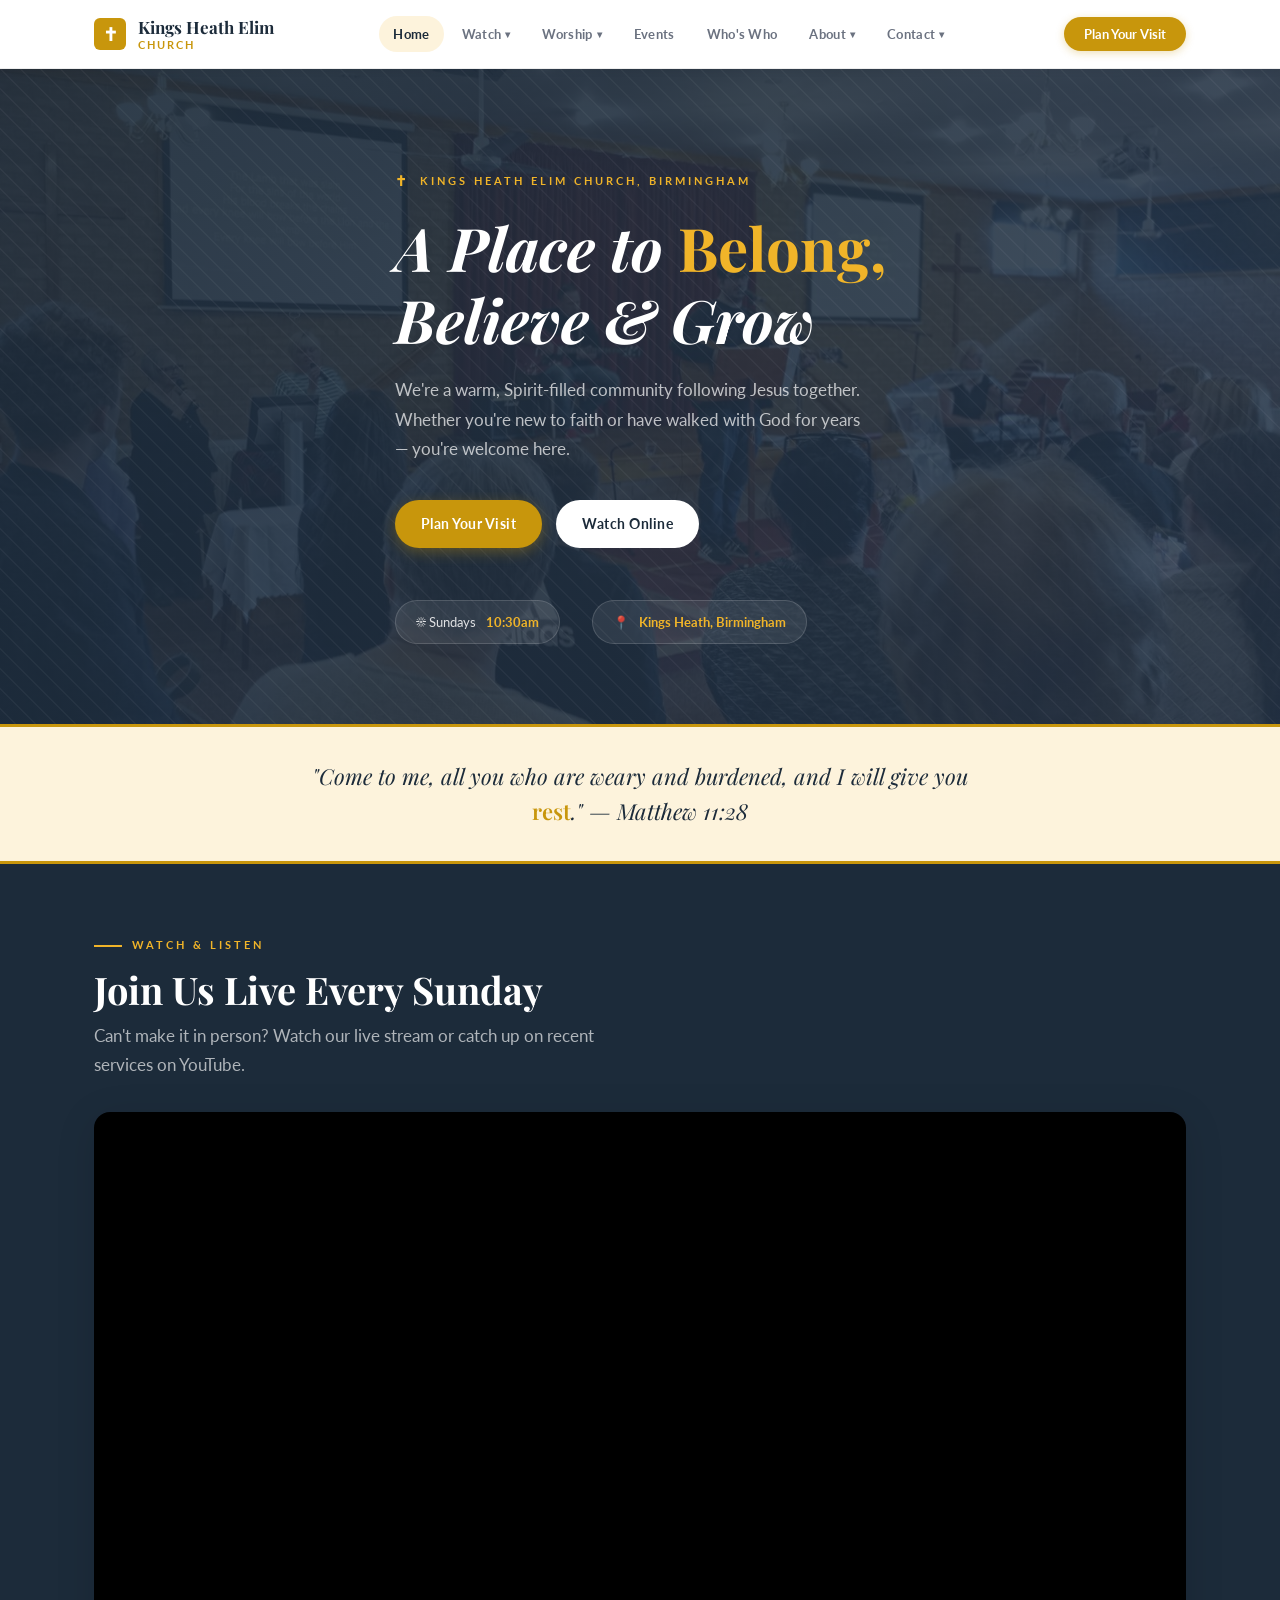
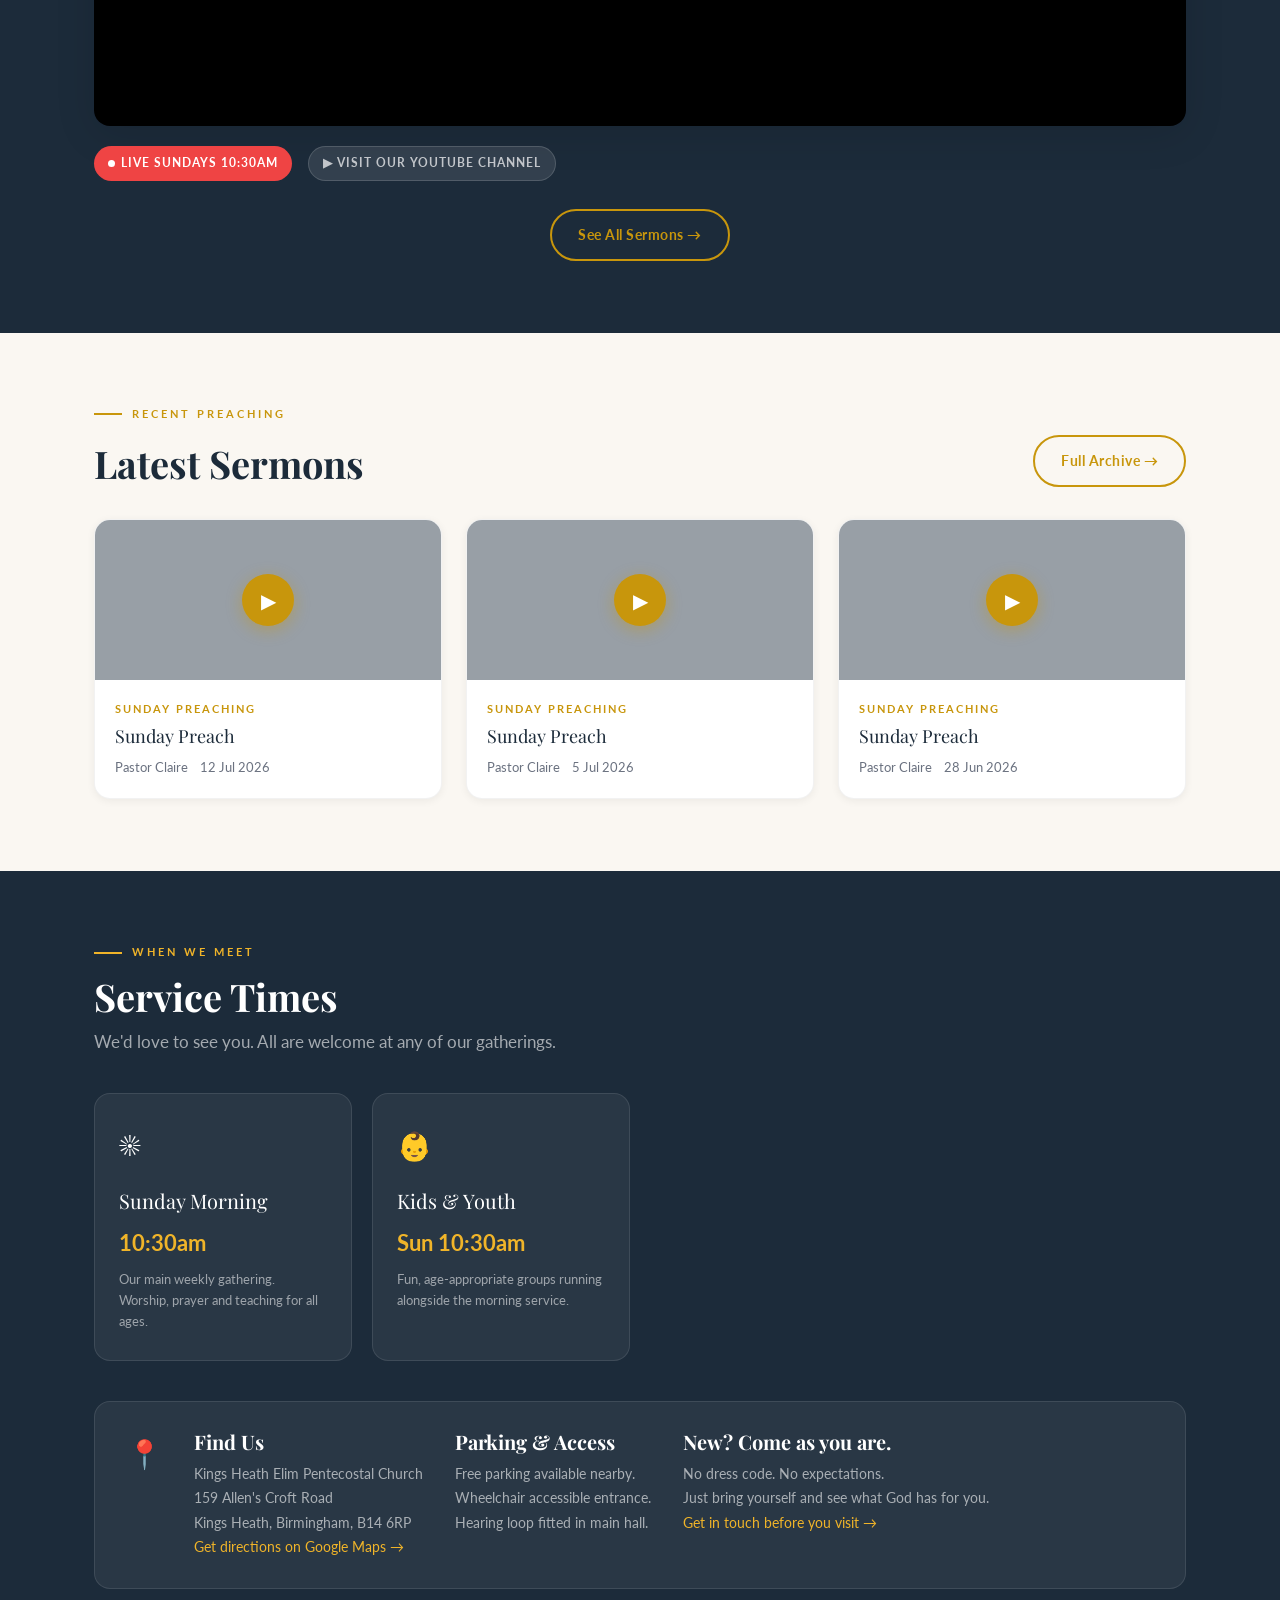
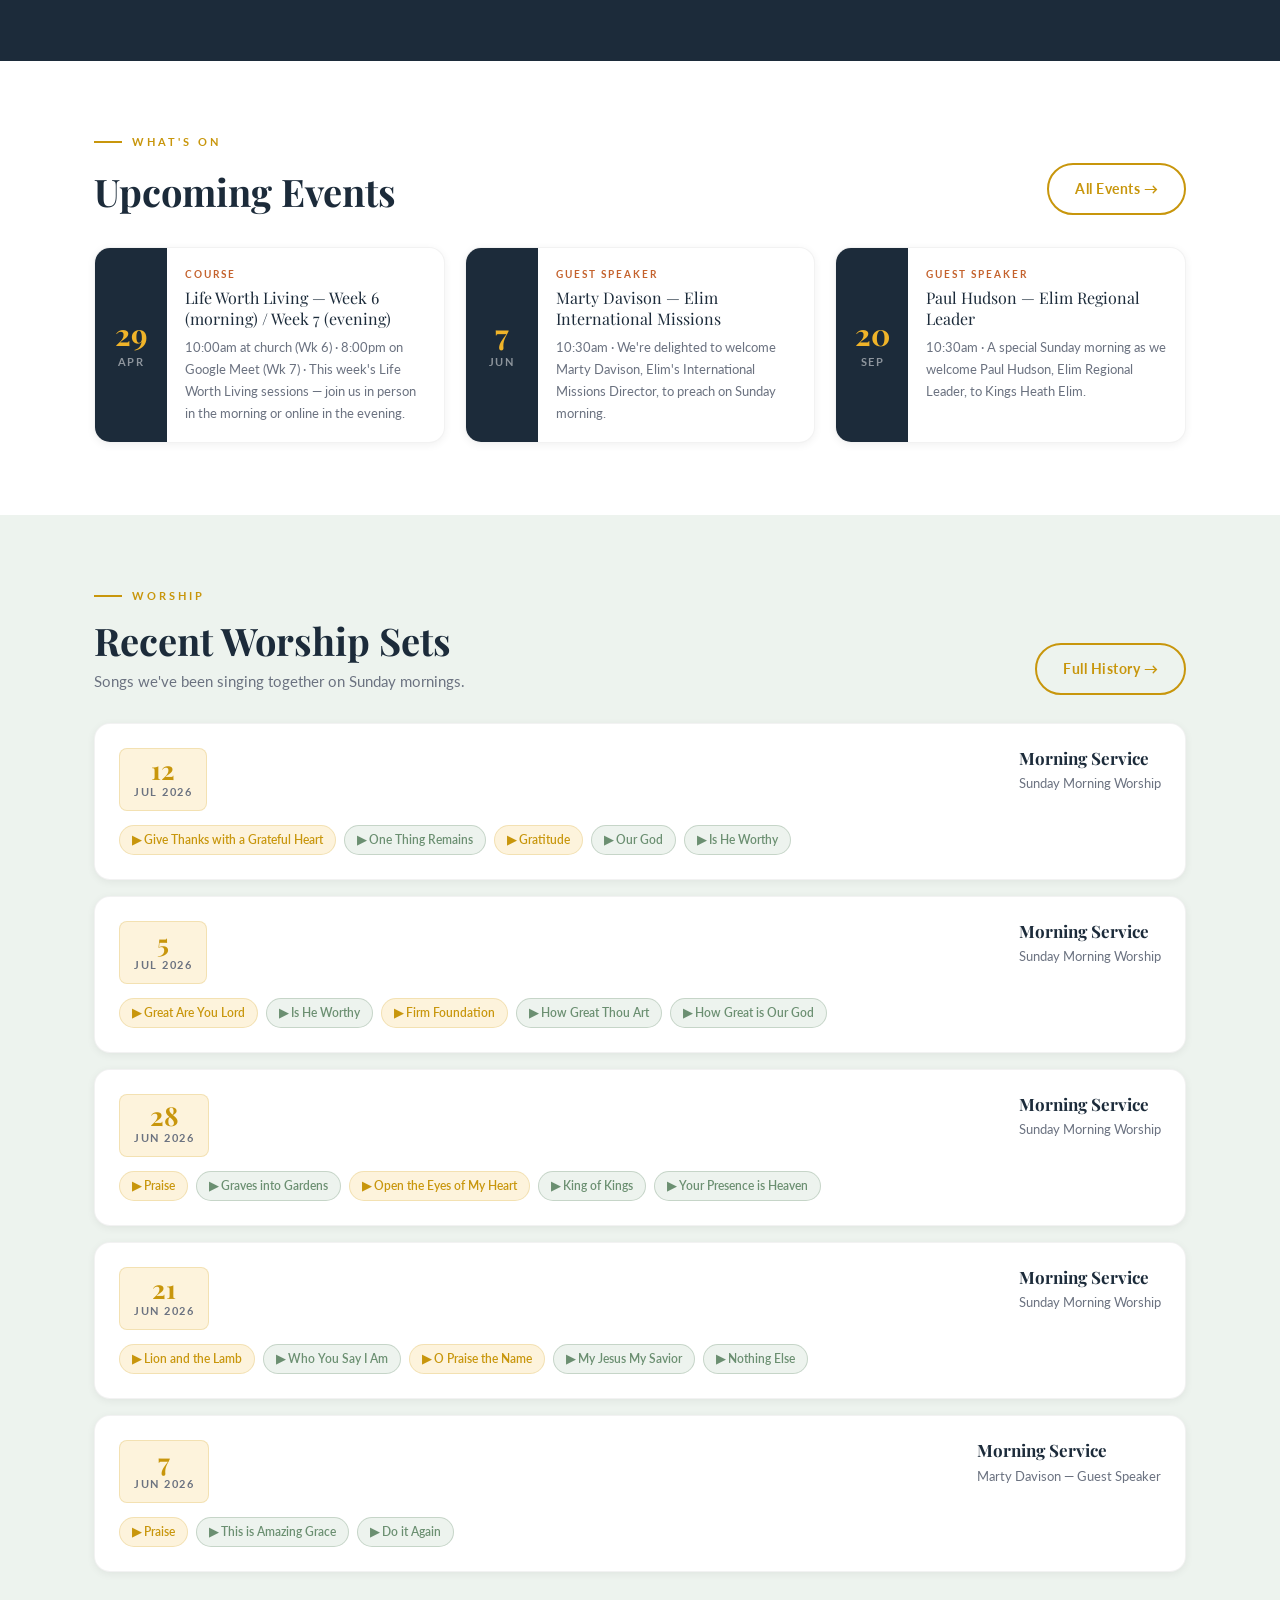
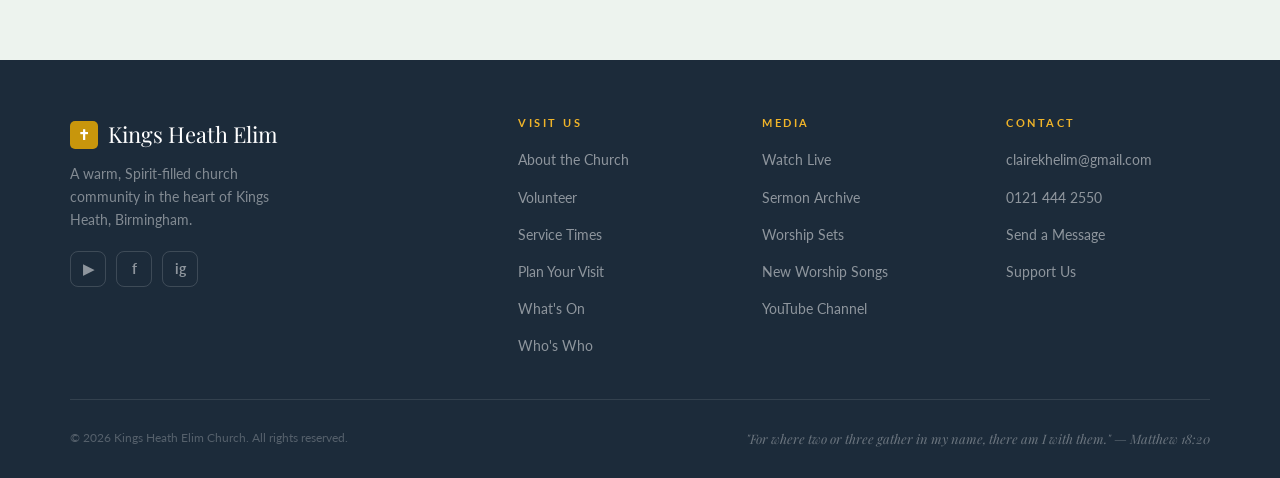
<file: kings-heath-elim/index.html>
<!DOCTYPE html>
<html lang="en">
<head>
  <meta charset="UTF-8" />
  <meta name="viewport" content="width=device-width, initial-scale=1.0" />
  <meta name="description" content="Kings Heath Elim Church — A warm, welcoming church community in Birmingham. Join us Sundays at 10:30am." />
  <title>Kings Heath Elim Church</title>
  <link rel="stylesheet" href="css/styles.css" />
</head>
<body>

  <div id="nav-placeholder"></div>

  <!-- HERO -->
  <section class="hero" style="background-image: url('images/worship.jpg'); background-size: cover; background-position: center;">
    <div style="position:absolute; inset:0; background: linear-gradient(135deg, rgba(28,43,58,0.92) 0%, rgba(36,52,71,0.85) 100%); z-index:0;"></div>
    <div class="hero-pattern"></div>
    <div class="container">
      <div class="hero-content">
        <div class="hero-eyebrow">Kings Heath Elim Church, Birmingham</div>
        <h1>A Place to <em>Belong,</em><br>Believe &amp; Grow</h1>
        <p class="hero-sub">We're a warm, Spirit-filled community following Jesus together. Whether you're new to faith or have walked with God for years — you're welcome here.</p>
        <div class="hero-actions">
          <a href="pages/contact.html" class="btn btn-primary">Plan Your Visit</a>
          <a href="pages/watch.html"   class="btn btn-white">Watch Online</a>
        </div>
      </div>
      <div class="hero-service-info">
        <div class="hero-service-pill">☀️ Sundays <span>10:30am</span></div>
        
        <div class="hero-service-pill">📍 <span>Kings Heath, Birmingham</span></div>
      </div>
    </div>
  </section>

  <!-- WELCOME STRIP -->
  <div class="welcome-strip">
    <p>"Come to me, all you who are weary and burdened, and I will give you <em>rest</em>." — Matthew 11:28</p>
  </div>

  <!-- LIVE STREAM PREVIEW -->
  <section class="section stream-section">
    <div class="container">
      <div class="section-label">Watch &amp; Listen</div>
      <h2 class="section-title" style="margin-bottom:8px;">Join Us Live Every Sunday</h2>
      <p class="section-sub" style="margin-bottom:32px;">Can't make it in person? Watch our live stream or catch up on recent services on YouTube.</p>
      <div id="stream-container"></div>
      <div style="text-align:center; margin-top:28px;">
        <a href="pages/watch.html" class="btn btn-ghost">See All Sermons →</a>
      </div>
    </div>
  </section>

  <!-- LATEST SERMONS -->
  <section class="section bg-cream">
    <div class="container">
      <div class="section-label">Recent Preaching</div>
      <div style="display:flex; justify-content:space-between; align-items:flex-end; flex-wrap:wrap; gap:16px; margin-bottom:32px;">
        <h2 class="section-title" style="margin:0;">Latest Sermons</h2>
        <a href="pages/sermons.html" class="btn btn-ghost">Full Archive →</a>
      </div>
      <div class="sermons-grid" id="sermons-grid"></div>
    </div>
  </section>

  <!-- SERVICE TIMES -->
  <section class="section times-section" id="times">
    <div class="container">
      <div class="section-label">When We Meet</div>
      <h2 class="section-title" style="margin-bottom:8px;">Service Times</h2>
      <p class="section-sub" style="margin-bottom:36px;">We'd love to see you. All are welcome at any of our gatherings.</p>
      <div class="times-grid" id="times-grid"></div>
      <div class="location-block" style="margin-top:32px;">
        <div>
          <div style="font-size:28px; margin-bottom:8px;">📍</div>
        </div>
        <div class="location-detail">
          <h4>Find Us</h4>
          <p>Kings Heath Elim Pentecostal Church<br>159 Allen's Croft Road<br>Kings Heath, Birmingham, B14 6RP<br>
          <a href="https://maps.google.com/?q=159+Allens+Croft+Road+Kings+Heath+Birmingham+B14+6RP" target="_blank" rel="noopener">Get directions on Google Maps →</a></p>
        </div>
        <div class="location-detail">
          <h4>Parking &amp; Access</h4>
          <p>Free parking available nearby.<br>Wheelchair accessible entrance.<br>Hearing loop fitted in main hall.</p>
        </div>
        <div class="location-detail">
          <h4>New? Come as you are.</h4>
          <p>No dress code. No expectations.<br>Just bring yourself and see what God has for you.<br>
          <a href="pages/contact.html">Get in touch before you visit →</a></p>
        </div>
      </div>
    </div>
  </section>

  <!-- UPCOMING EVENTS -->
  <section class="section bg-white">
    <div class="container">
      <div class="section-label">What's On</div>
      <div style="display:flex; justify-content:space-between; align-items:flex-end; flex-wrap:wrap; gap:16px; margin-bottom:32px;">
        <h2 class="section-title" style="margin:0;">Upcoming Events</h2>
        <a href="pages/events.html" class="btn btn-ghost">All Events →</a>
      </div>
      <div class="events-grid" id="events-grid"></div>
    </div>
  </section>

  <!-- WORSHIP SETS PREVIEW -->
  <section class="section setlists-section">
    <div class="container">
      <div class="section-label">Worship</div>
      <div style="display:flex; justify-content:space-between; align-items:flex-end; flex-wrap:wrap; gap:16px; margin-bottom:28px;">
        <div>
          <h2 class="section-title" style="margin-bottom:6px;">Recent Worship Sets</h2>
          <p style="font-size:15px; color:var(--text-muted);">Songs we've been singing together on Sunday mornings.</p>
        </div>
        <a href="pages/setlists.html" class="btn btn-ghost">Full History →</a>
      </div>
      <div id="setlists-container"></div>
    </div>
  </section>

  <div id="footer-placeholder"></div>

  <script src="js/data.js"></script>
  <script src="js/components.js"></script>
  <script src="js/main.js"></script>
  <script>
    injectNav('home-root');
    injectFooter(true);
  </script>
</body>
</html>
</file>
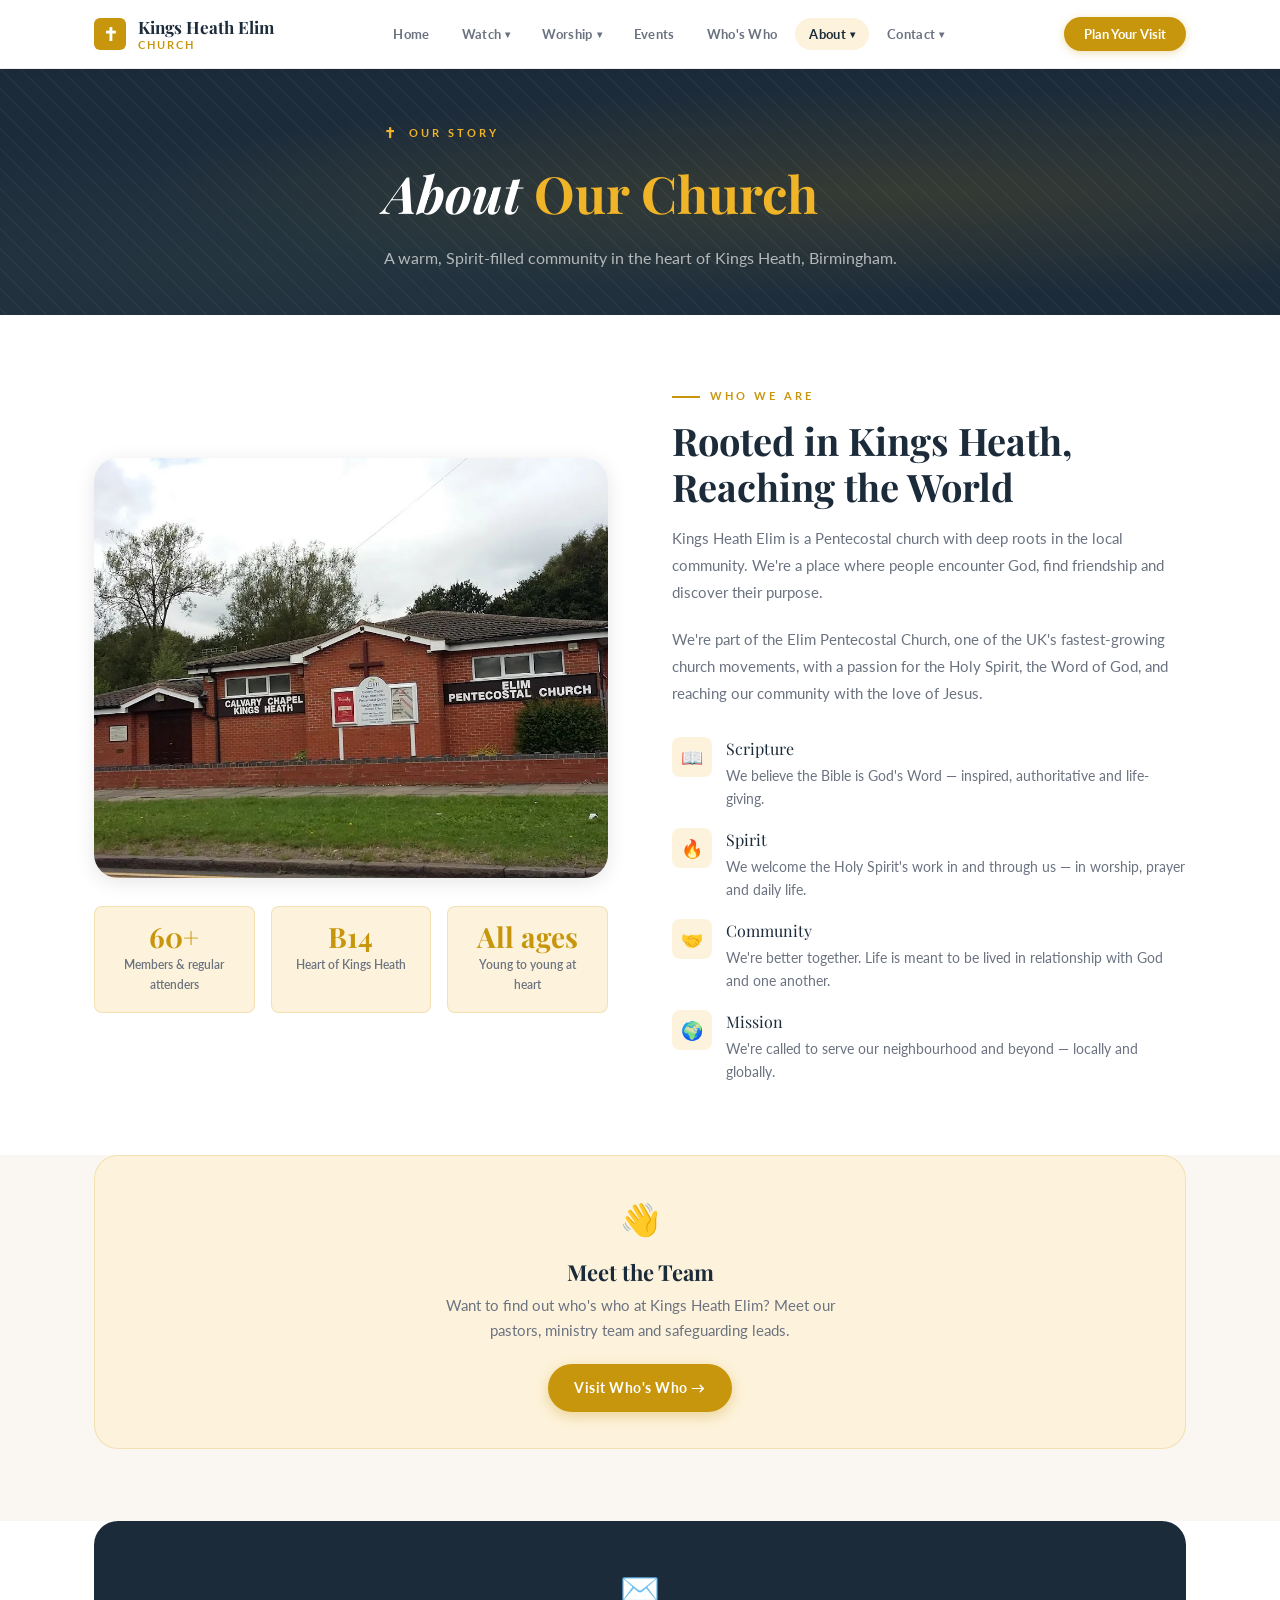
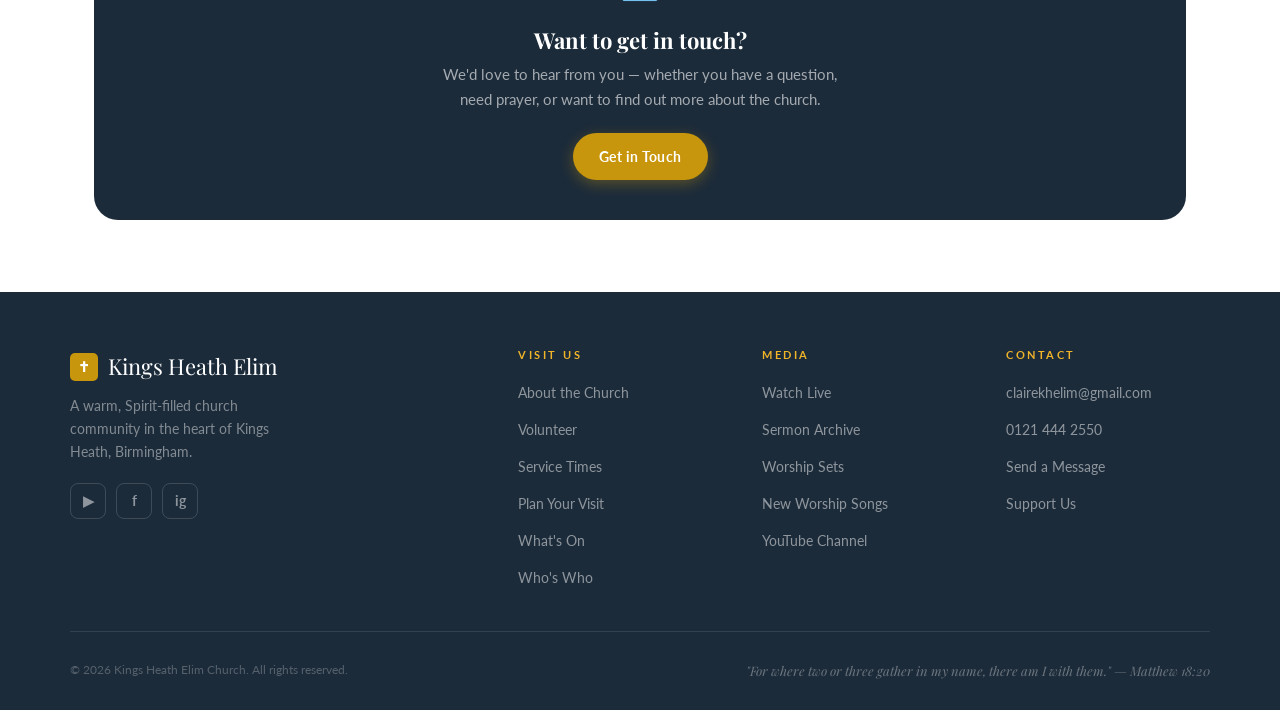
<file: kings-heath-elim/pages/about.html>
<!DOCTYPE html>
<html lang="en">
<head>
  <meta charset="UTF-8" />
  <meta name="viewport" content="width=device-width, initial-scale=1.0" />
  <title>About Us · Kings Heath Elim</title>
  <link rel="stylesheet" href="../css/styles.css" />
  <style>
    .team-grid { display:grid; grid-template-columns:repeat(auto-fill,minmax(260px,1fr)); gap:32px; margin-bottom:48px; }
    .team-card { text-align:center; }
    .team-photo { width:100%; aspect-ratio:4/5; object-fit:cover; object-position:top; border-radius:var(--radius-xl); margin-bottom:14px; box-shadow:var(--shadow-md); display:block; }
    .team-name { font-family:var(--font-display); font-size:22px; color:var(--deep); margin-bottom:4px; }
    .team-role { font-size:12px; font-weight:700; letter-spacing:1.5px; text-transform:uppercase; color:var(--gold); margin-bottom:8px; }
    .team-desc { font-size:13px; color:var(--text-muted); line-height:1.6; }
    .session-grid { display:grid; grid-template-columns:repeat(auto-fill,minmax(160px,1fr)); gap:16px; }
    .session-card { background:white; border:1px solid rgba(0,0,0,0.06); border-radius:var(--radius-lg); padding:20px 16px; text-align:center; box-shadow:var(--shadow-sm); }
    .session-photo { width:84px; height:84px; object-fit:cover; object-position:top; border-radius:50%; margin:0 auto 10px; display:block; box-shadow:var(--shadow-sm); }
    .session-initials { width:84px; height:84px; border-radius:50%; background:var(--gold-pale); border:2px solid var(--border); margin:0 auto 10px; display:flex; align-items:center; justify-content:center; font-family:var(--font-display); font-size:26px; color:var(--gold); }
    .session-name { font-family:var(--font-display); font-size:16px; color:var(--deep); margin-bottom:3px; }
    .session-role { font-size:11px; font-weight:700; letter-spacing:1px; text-transform:uppercase; color:var(--text-muted); }
  </style>
</head>
<body>
  <div id="nav-placeholder"></div>

  <section class="hero" style="min-height:auto; padding:52px 24px 44px;">
    <div class="hero-bg"></div>
    <div class="hero-pattern"></div>
    <div class="container" style="position:relative;z-index:2;">
      <div class="hero-eyebrow">Our Story</div>
      <h1 style="color:white; font-size:clamp(32px,4vw,52px);">About <em style="color:var(--gold-light);">Our Church</em></h1>
      <p style="color:rgba(255,255,255,0.65); font-size:16px; max-width:520px; margin-top:12px;">A warm, Spirit-filled community in the heart of Kings Heath, Birmingham.</p>
    </div>
  </section>

  <!-- ABOUT & PHOTO -->
  <section class="section bg-white">
    <div class="container">
      <div class="about-grid">
        <div class="about-image-block">
          <img src="../images/church.jpg" alt="Kings Heath Elim Church building" style="width:100%; height:420px; object-fit:cover; border-radius:var(--radius-xl); box-shadow:var(--shadow-md);" />
          <div class="about-stat-strip">
            <div class="about-stat">
              <div class="about-stat-num">60+</div>
              <div class="about-stat-label">Members &amp; regular attenders</div>
            </div>
            <div class="about-stat">
              <div class="about-stat-num">B14</div>
              <div class="about-stat-label">Heart of Kings Heath</div>
            </div>
            <div class="about-stat">
              <div class="about-stat-num">All ages</div>
              <div class="about-stat-label">Young to young at heart</div>
            </div>
          </div>
        </div>
        <div>
          <div class="section-label">Who We Are</div>
          <h2 class="section-title">Rooted in Kings Heath,<br>Reaching the World</h2>
          <p style="color:var(--text-muted); margin-bottom:20px; font-size:15px; line-height:1.8;">Kings Heath Elim is a Pentecostal church with deep roots in the local community. We're a place where people encounter God, find friendship and discover their purpose.</p>
          <p style="color:var(--text-muted); margin-bottom:28px; font-size:15px; line-height:1.8;">We're part of the Elim Pentecostal Church, one of the UK's fastest-growing church movements, with a passion for the Holy Spirit, the Word of God, and reaching our community with the love of Jesus.</p>
          <div class="about-values">
            <div class="about-value">
              <div class="about-value-icon">📖</div>
              <div><div class="about-value-title">Scripture</div><div class="about-value-desc">We believe the Bible is God's Word — inspired, authoritative and life-giving.</div></div>
            </div>
            <div class="about-value">
              <div class="about-value-icon">🔥</div>
              <div><div class="about-value-title">Spirit</div><div class="about-value-desc">We welcome the Holy Spirit's work in and through us — in worship, prayer and daily life.</div></div>
            </div>
            <div class="about-value">
              <div class="about-value-icon">🤝</div>
              <div><div class="about-value-title">Community</div><div class="about-value-desc">We're better together. Life is meant to be lived in relationship with God and one another.</div></div>
            </div>
            <div class="about-value">
              <div class="about-value-icon">🌍</div>
              <div><div class="about-value-title">Mission</div><div class="about-value-desc">We're called to serve our neighbourhood and beyond — locally and globally.</div></div>
            </div>
          </div>
        </div>
      </div>
    </div>
  </section>

  <!-- WHO'S WHO LINK -->
  <section class="section bg-cream" style="padding-top:0;">
    <div class="container">
      <div style="background:var(--gold-pale); border:1px solid var(--border); border-radius:var(--radius-xl); padding:36px; text-align:center;">
        <div style="font-size:32px; margin-bottom:12px;">👋</div>
        <h3 style="margin-bottom:8px;">Meet the Team</h3>
        <p style="color:var(--text-muted); font-size:15px; margin-bottom:20px; max-width:420px; margin-left:auto; margin-right:auto;">Want to find out who's who at Kings Heath Elim? Meet our pastors, ministry team and safeguarding leads.</p>
        <a href="whos-who.html" class="btn btn-primary">Visit Who's Who →</a>
      </div>
    </div>
  </section>

  <section class="section bg-white" style="padding-top:0;">
    <div class="container">
      <div style="background:var(--deep); border-radius:var(--radius-xl); padding:40px; text-align:center; color:white;">
        <div style="font-size:32px; margin-bottom:12px;">✉️</div>
        <h3 style="color:white; margin-bottom:8px;">Want to get in touch?</h3>
        <p style="color:rgba(255,255,255,0.6); font-size:15px; margin-bottom:20px; max-width:400px; margin-left:auto; margin-right:auto;">We'd love to hear from you — whether you have a question, need prayer, or want to find out more about the church.</p>
        <a href="contact.html" class="btn btn-primary">Get in Touch</a>
      </div>
    </div>
  </section>

  <div id="footer-placeholder"></div>
  <script src="../js/data.js"></script>
  <script src="../js/components.js"></script>
  <script src="../js/main.js"></script>
  <script>injectNav('about'); injectFooter(false);</script>
</body>
</html>
</file>
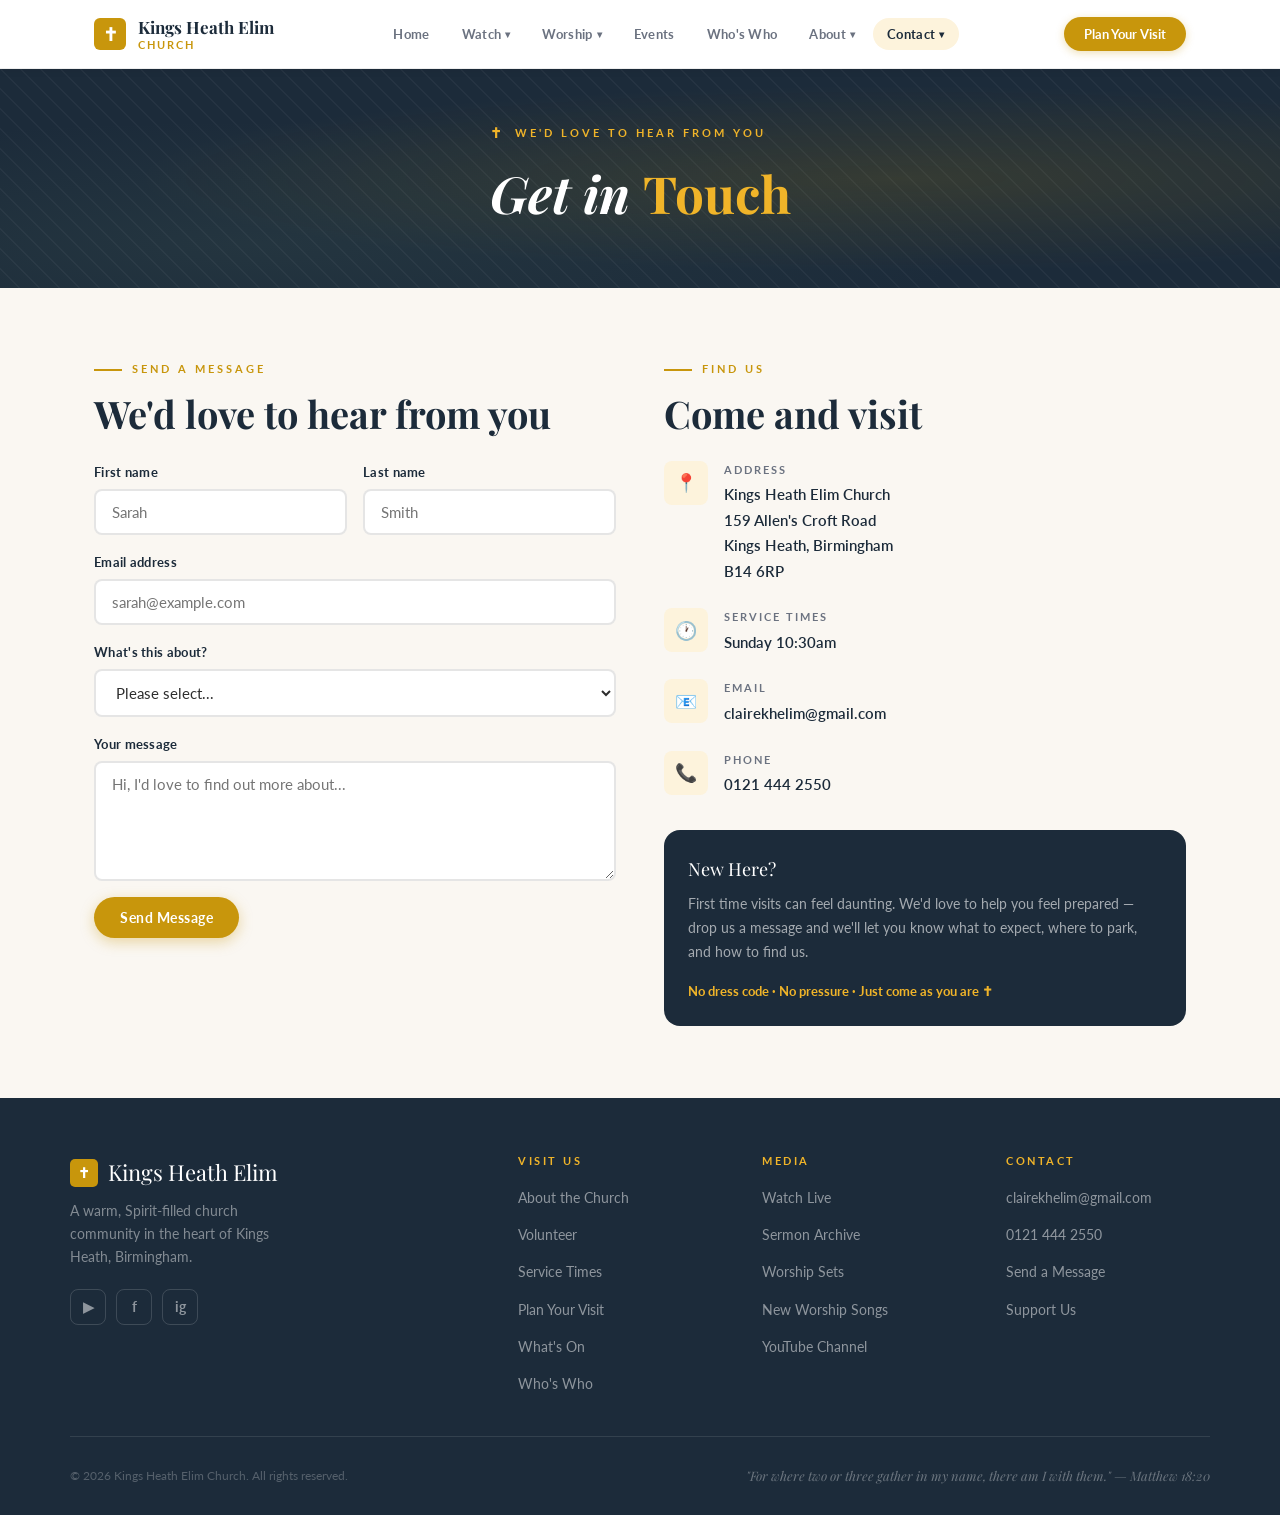
<file: kings-heath-elim/pages/contact.html>
<!DOCTYPE html>
<html lang="en">
<head>
  <meta charset="UTF-8" />
  <meta name="viewport" content="width=device-width, initial-scale=1.0" />
  <title>Contact & Visit · Kings Heath Elim</title>
  <link rel="stylesheet" href="../css/styles.css" />
</head>
<body>
  <div id="nav-placeholder"></div>

  <section class="hero" style="min-height:auto; padding:52px 24px 44px;">
    <div class="hero-bg"></div>
    <div class="hero-pattern"></div>
    <div class="container" style="position:relative;z-index:2;">
      <div class="hero-eyebrow">We'd Love to Hear From You</div>
      <h1 style="color:white; font-size:clamp(32px,4vw,52px);">Get in <em style="color:var(--gold-light);">Touch</em></h1>
    </div>
  </section>

  <section class="section bg-cream">
    <div class="container">
      <div class="contact-grid">
        <div>
          <div class="section-label">Send a Message</div>
          <h2 class="section-title" style="margin-bottom:24px;">We'd love to hear from you</h2>
          <form class="contact-form" id="contact-form">
            <div style="display:grid; grid-template-columns:1fr 1fr; gap:16px;">
              <div class="form-group">
                <label for="first-name">First name</label>
                <input type="text" id="first-name" placeholder="Sarah" required />
              </div>
              <div class="form-group">
                <label for="last-name">Last name</label>
                <input type="text" id="last-name" placeholder="Smith" />
              </div>
            </div>
            <div class="form-group">
              <label for="email">Email address</label>
              <input type="email" id="email" placeholder="sarah@example.com" required />
            </div>
            <div class="form-group">
              <label for="reason">What's this about?</label>
              <select id="reason">
                <option value="">Please select...</option>
                <option>Planning a first visit</option>
                <option>General enquiry</option>
                <option>Prayer request</option>
                <option>Events &amp; bookings</option>
                <option>Pastoral support</option>
                <option>Other</option>
              </select>
            </div>
            <div class="form-group">
              <label for="message">Your message</label>
              <textarea id="message" placeholder="Hi, I'd love to find out more about..." required></textarea>
            </div>
            <button type="submit" class="btn btn-primary" style="align-self:flex-start;">Send Message</button>
          </form>
        </div>

        <div>
          <div class="section-label">Find Us</div>
          <h2 class="section-title" style="margin-bottom:24px;">Come and visit</h2>
          <div class="contact-info">
            <div class="contact-info-item">
              <div class="contact-info-icon">📍</div>
              <div>
                <div class="contact-info-label">Address</div>
                <div class="contact-info-value">Kings Heath Elim Church<br>159 Allen's Croft Road<br>Kings Heath, Birmingham<br>B14 6RP</div>
              </div>
            </div>
            <div class="contact-info-item">
              <div class="contact-info-icon">🕐</div>
              <div>
                <div class="contact-info-label">Service Times</div>
                <div class="contact-info-value">Sunday 10:30am</div>
              </div>
            </div>
            <div class="contact-info-item">
              <div class="contact-info-icon">📧</div>
              <div>
                <div class="contact-info-label">Email</div>
                <div class="contact-info-value">clairekhelim@gmail.com</div>
              </div>
            </div>
            <div class="contact-info-item">
              <div class="contact-info-icon">📞</div>
              <div>
                <div class="contact-info-label">Phone</div>
                <div class="contact-info-value">0121 444 2550</div>
              </div>
            </div>
          </div>

          <div style="margin-top:32px; background:var(--deep); border-radius:var(--radius-lg); padding:24px;">
            <div style="font-family:var(--font-display); font-size:18px; color:white; margin-bottom:8px;">New Here?</div>
            <p style="font-size:14px; color:rgba(255,255,255,0.6); line-height:1.7; margin-bottom:16px;">First time visits can feel daunting. We'd love to help you feel prepared — drop us a message and we'll let you know what to expect, where to park, and how to find us.</p>
            <div style="font-size:13px; color:var(--gold-light); font-weight:700;">No dress code · No pressure · Just come as you are ✝</div>
          </div>
        </div>
      </div>
    </div>
  </section>

  <div id="footer-placeholder"></div>
  <script src="../js/data.js"></script>
  <script src="../js/components.js"></script>
  <script src="../js/main.js"></script>
  <script>injectNav('contact'); injectFooter(false);</script>
</body>
</html>
</file>
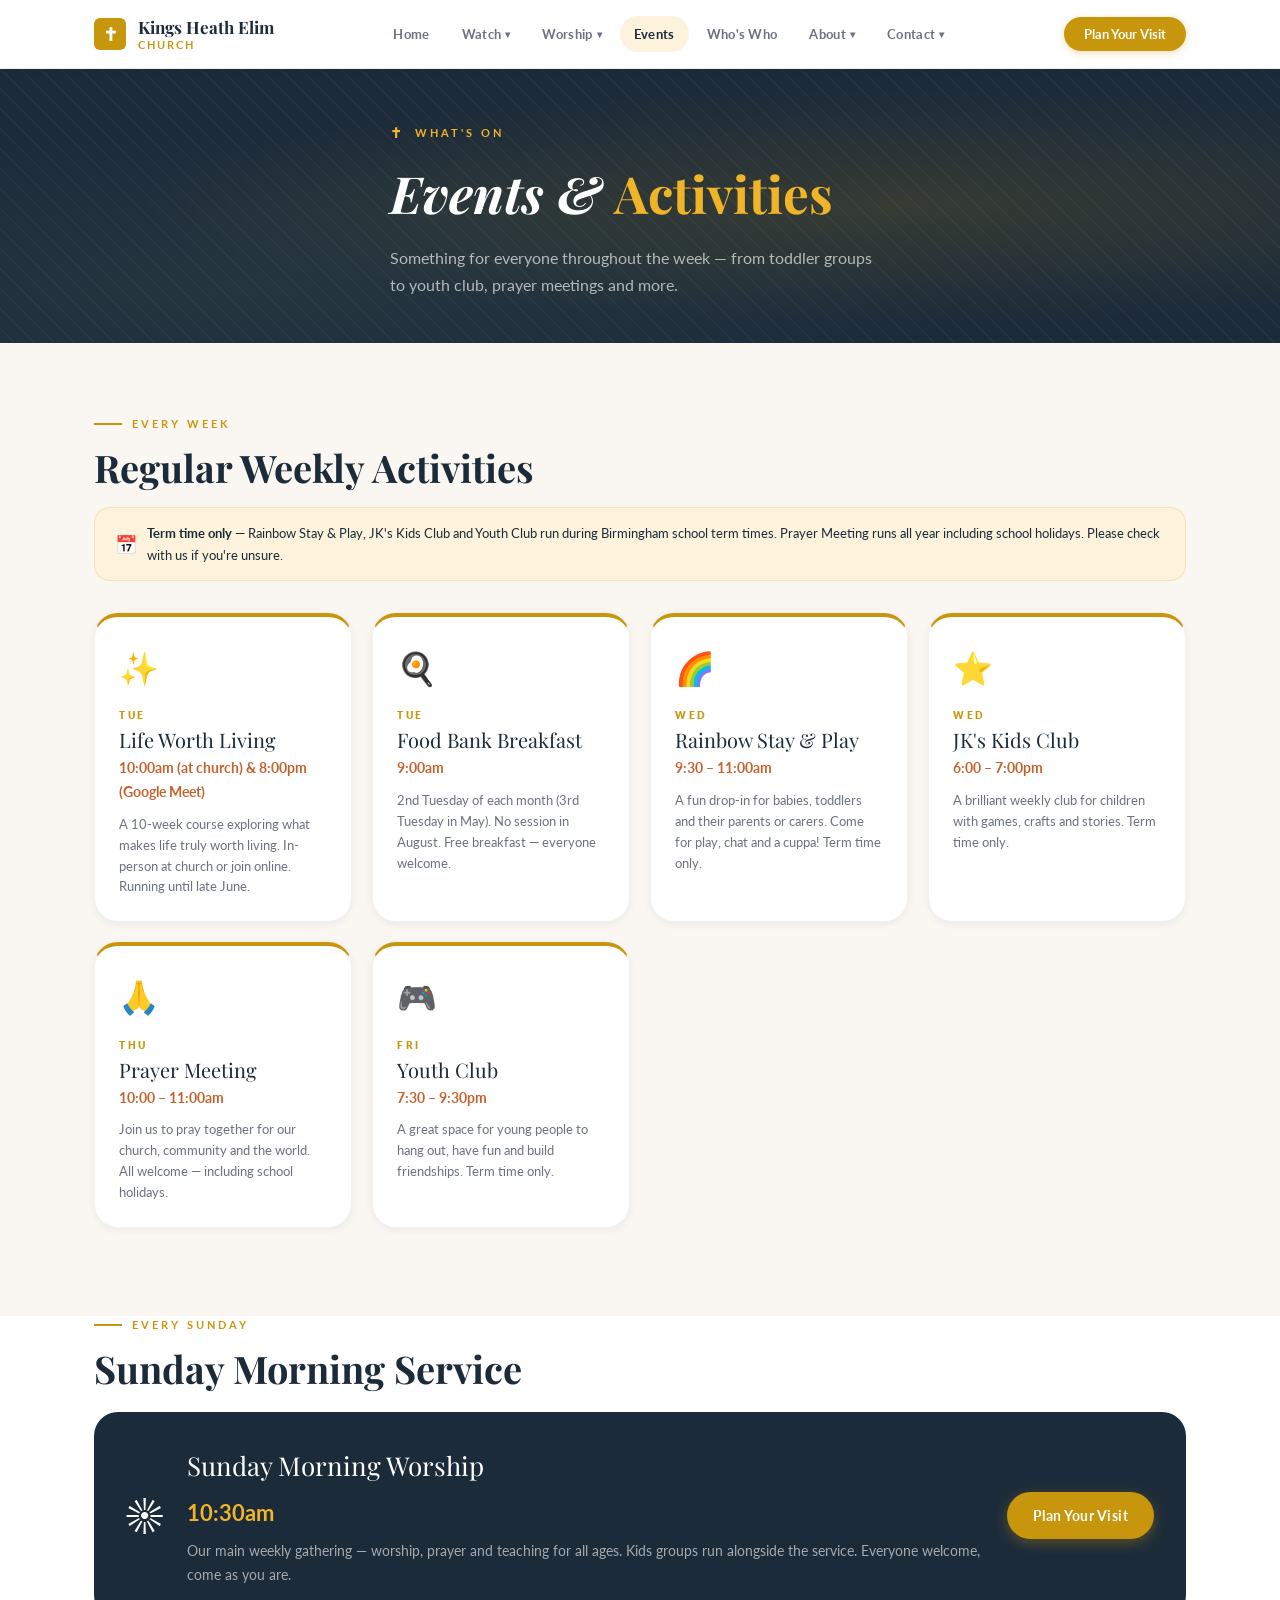
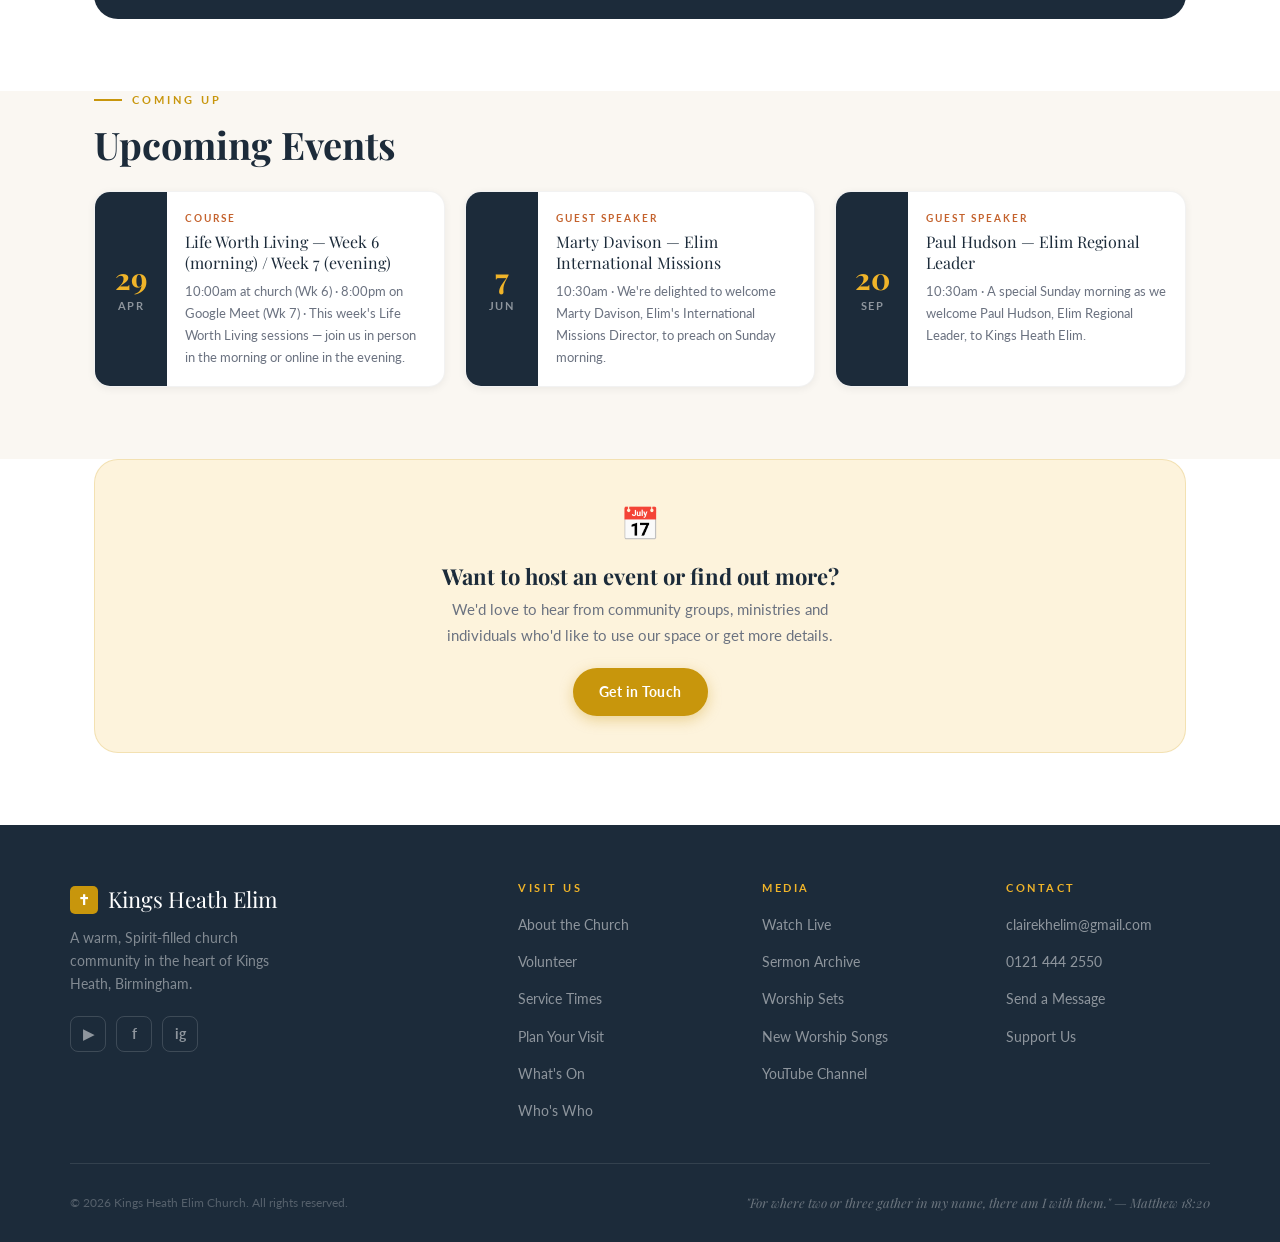
<file: kings-heath-elim/pages/events.html>
<!DOCTYPE html>
<html lang="en">
<head>
  <meta charset="UTF-8" />
  <meta name="viewport" content="width=device-width, initial-scale=1.0" />
  <title>Events · Kings Heath Elim</title>
  <link rel="stylesheet" href="../css/styles.css" />
  <style>
    .weekly-grid {
      display: grid;
      grid-template-columns: repeat(auto-fill, minmax(240px, 1fr));
      gap: 20px;
      margin-bottom: 16px;
    }
    .weekly-card {
      background: white;
      border-radius: var(--radius-xl);
      padding: 24px;
      box-shadow: var(--shadow-sm);
      border: 1px solid rgba(0,0,0,0.05);
      border-top: 4px solid var(--gold);
      transition: transform var(--transition), box-shadow var(--transition);
    }
    .weekly-card:hover { transform: translateY(-3px); box-shadow: var(--shadow-md); }
    .weekly-icon { font-size: 32px; margin-bottom: 12px; }
    .weekly-day {
      font-size: 10px; font-weight: 800; letter-spacing: 2.5px;
      text-transform: uppercase; color: var(--gold); margin-bottom: 4px;
    }
    .weekly-title {
      font-family: var(--font-display); font-size: 20px;
      color: var(--deep); margin-bottom: 4px; line-height: 1.2;
    }
    .weekly-time {
      font-size: 14px; font-weight: 700; color: var(--terracotta); margin-bottom: 10px;
    }
    .weekly-desc { font-size: 13px; color: var(--text-muted); line-height: 1.6; }
    .term-notice {
      background: var(--gold-pale);
      border: 1px solid var(--border);
      border-radius: var(--radius-lg);
      padding: 14px 20px;
      font-size: 13px;
      color: var(--deep);
      display: flex;
      align-items: center;
      gap: 10px;
      margin-bottom: 32px;
    }
  </style>
</head>
<body>
  <div id="nav-placeholder"></div>

  <section class="hero" style="min-height:auto; padding:52px 24px 44px;">
    <div class="hero-bg"></div>
    <div class="hero-pattern"></div>
    <div class="container" style="position:relative;z-index:2;">
      <div class="hero-eyebrow">What's On</div>
      <h1 style="color:white; font-size:clamp(32px,4vw,52px);">Events &amp; <em style="color:var(--gold-light);">Activities</em></h1>
      <p style="color:rgba(255,255,255,0.65); font-size:16px; max-width:500px; margin-top:12px;">Something for everyone throughout the week — from toddler groups to youth club, prayer meetings and more.</p>
    </div>
  </section>

  <!-- WEEKLY REGULAR EVENTS -->
  <section class="section bg-cream">
    <div class="container">
      <div class="section-label">Every Week</div>
      <h2 class="section-title" style="margin-bottom:16px;">Regular Weekly Activities</h2>

      <div class="term-notice">
        <span style="font-size:18px;">📅</span>
        <span><strong>Term time only</strong> — Rainbow Stay &amp; Play, JK's Kids Club and Youth Club run during Birmingham school term times. Prayer Meeting runs all year including school holidays. Please check with us if you're unsure.</span>
      </div>

      <div class="weekly-grid" id="weekly-grid"></div>
    </div>
  </section>

  <!-- SUNDAY SERVICE -->
  <section class="section bg-white" style="padding-top:0;">
    <div class="container">
      <div class="section-label">Every Sunday</div>
      <h2 class="section-title" style="margin-bottom:20px;">Sunday Morning Service</h2>
      <div style="background:var(--deep); border-radius:var(--radius-xl); padding:32px; display:flex; gap:24px; align-items:center; flex-wrap:wrap; color:white;">
        <div style="font-size:48px;">☀️</div>
        <div style="flex:1; min-width:200px;">
          <div style="font-family:var(--font-display); font-size:26px; color:white; margin-bottom:6px;">Sunday Morning Worship</div>
          <div style="font-size:22px; font-weight:700; color:var(--gold-light); margin-bottom:8px;">10:30am</div>
          <div style="font-size:14px; color:rgba(255,255,255,0.6); line-height:1.7;">Our main weekly gathering — worship, prayer and teaching for all ages. Kids groups run alongside the service. Everyone welcome, come as you are.</div>
        </div>
        <div>
          <a href="contact.html" class="btn btn-primary">Plan Your Visit</a>
        </div>
      </div>
    </div>
  </section>

  <!-- ONE-OFF EVENTS -->
  <section class="section bg-cream" style="padding-top:0;">
    <div class="container">
      <div class="section-label">Coming Up</div>
      <h2 class="section-title" style="margin-bottom:24px;">Upcoming Events</h2>
      <div class="events-grid" id="events-grid"></div>
    </div>
  </section>

  <!-- HOST AN EVENT -->
  <section class="section bg-white" style="padding-top:0;">
    <div class="container">
      <div style="background:var(--gold-pale); border:1px solid var(--border); border-radius:var(--radius-xl); padding:36px; text-align:center;">
        <div style="font-size:32px; margin-bottom:12px;">📅</div>
        <h3 style="margin-bottom:8px;">Want to host an event or find out more?</h3>
        <p style="color:var(--text-muted); font-size:15px; margin-bottom:20px; max-width:400px; margin-left:auto; margin-right:auto;">We'd love to hear from community groups, ministries and individuals who'd like to use our space or get more details.</p>
        <a href="contact.html" class="btn btn-primary">Get in Touch</a>
      </div>
    </div>
  </section>

  <div id="footer-placeholder"></div>
  <script src="../js/data.js"></script>
  <script src="../js/components.js"></script>
  <script src="../js/main.js"></script>
  <script>
    injectNav('events');
    injectFooter(false);

    document.addEventListener('DOMContentLoaded', () => {
      // Weekly events
      const weeklyGrid = document.getElementById('weekly-grid');
      if (weeklyGrid && CHURCH_DATA.weeklyEvents) {
        weeklyGrid.innerHTML = CHURCH_DATA.weeklyEvents.map(e => `
          <div class="weekly-card">
            <div class="weekly-icon">${e.icon}</div>
            <div class="weekly-day">${e.day}</div>
            <div class="weekly-title">${e.title}</div>
            <div class="weekly-time">${e.time}</div>
            <div class="weekly-desc">${e.desc}</div>
          </div>
        `).join('');
      }

      // One-off events
      const eventsGrid = document.getElementById('events-grid');
      if (eventsGrid && CHURCH_DATA.events) {
        eventsGrid.innerHTML = CHURCH_DATA.events.map(e => `
          <div class="event-card">
            <div class="event-date-col">
              <div class="event-date-num">${e.day}</div>
              <div class="event-date-mon">${e.month}</div>
            </div>
            <div class="event-body">
              <div class="event-type">${e.type}</div>
              <div class="event-title">${e.title}</div>
              <div class="event-detail">${e.time} · ${e.desc}</div>
            </div>
          </div>
        `).join('');
      }
    });
  </script>
</body>
</html>
</file>
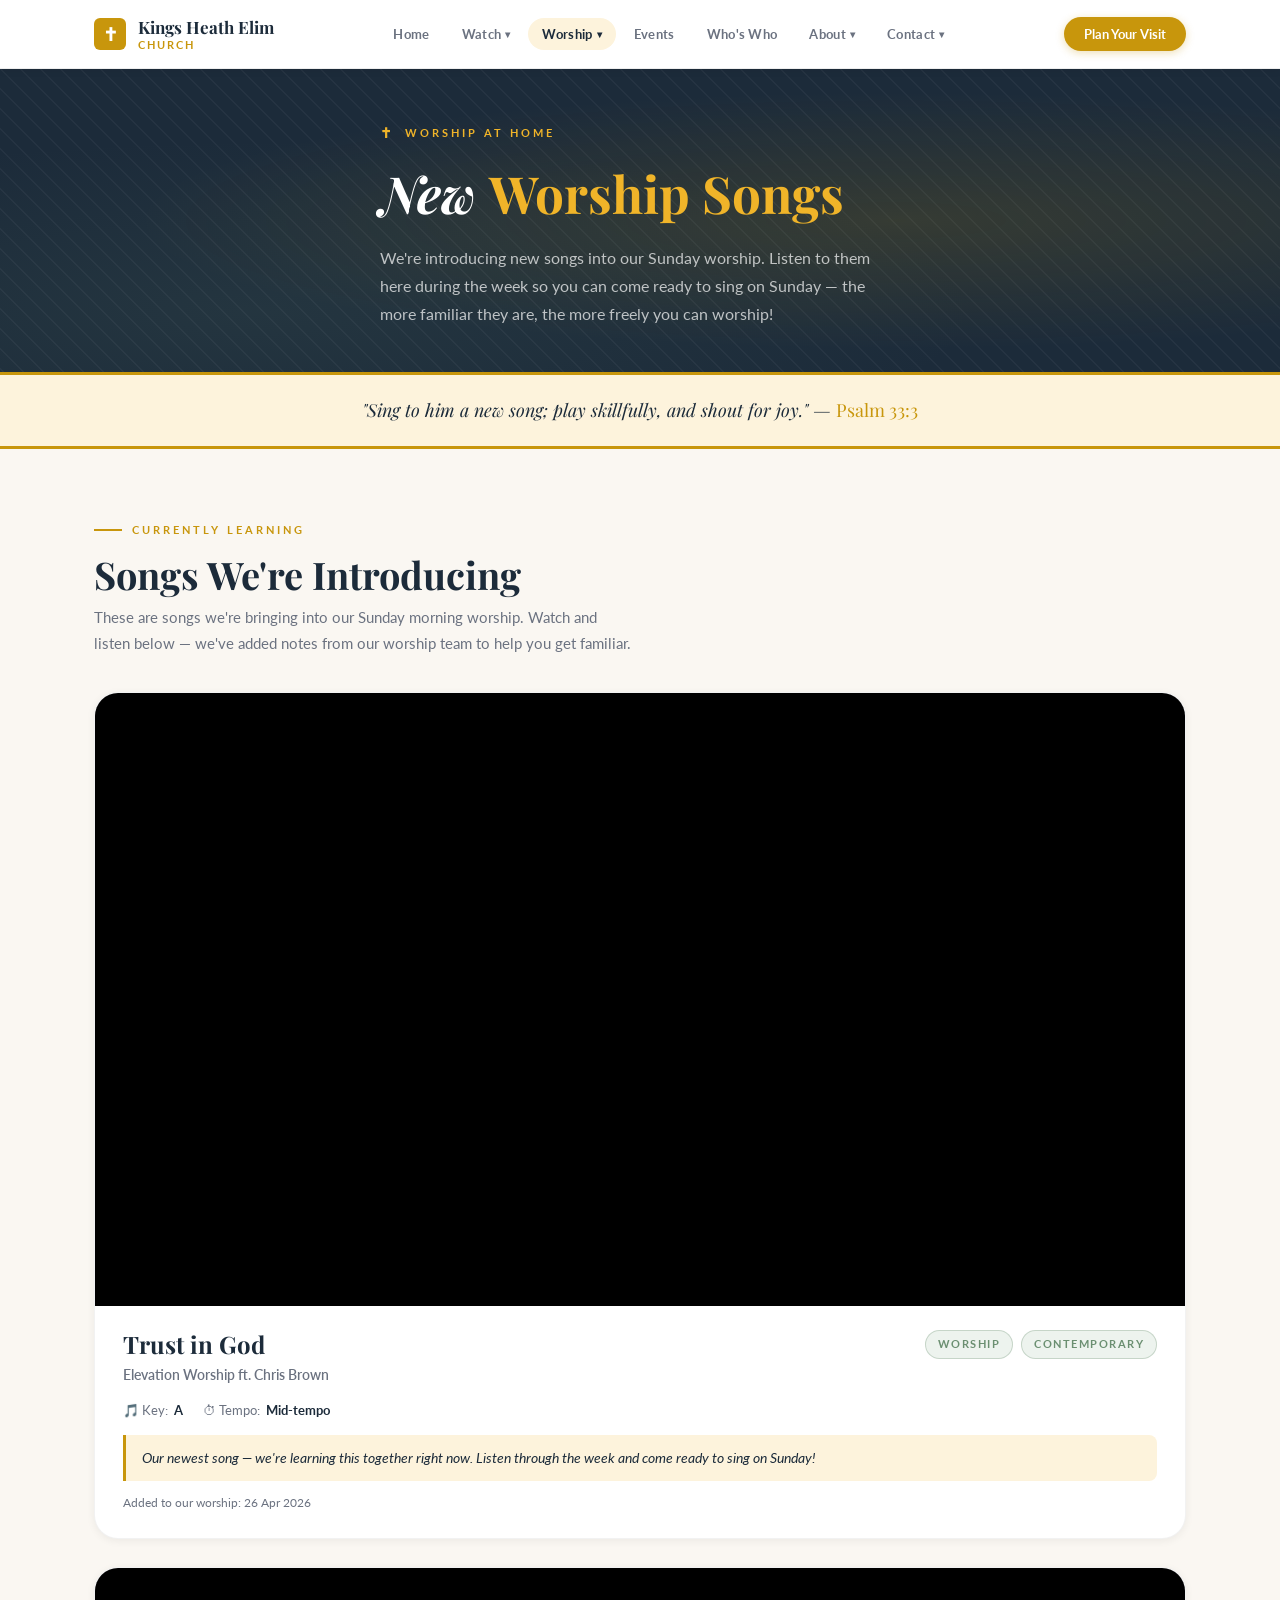
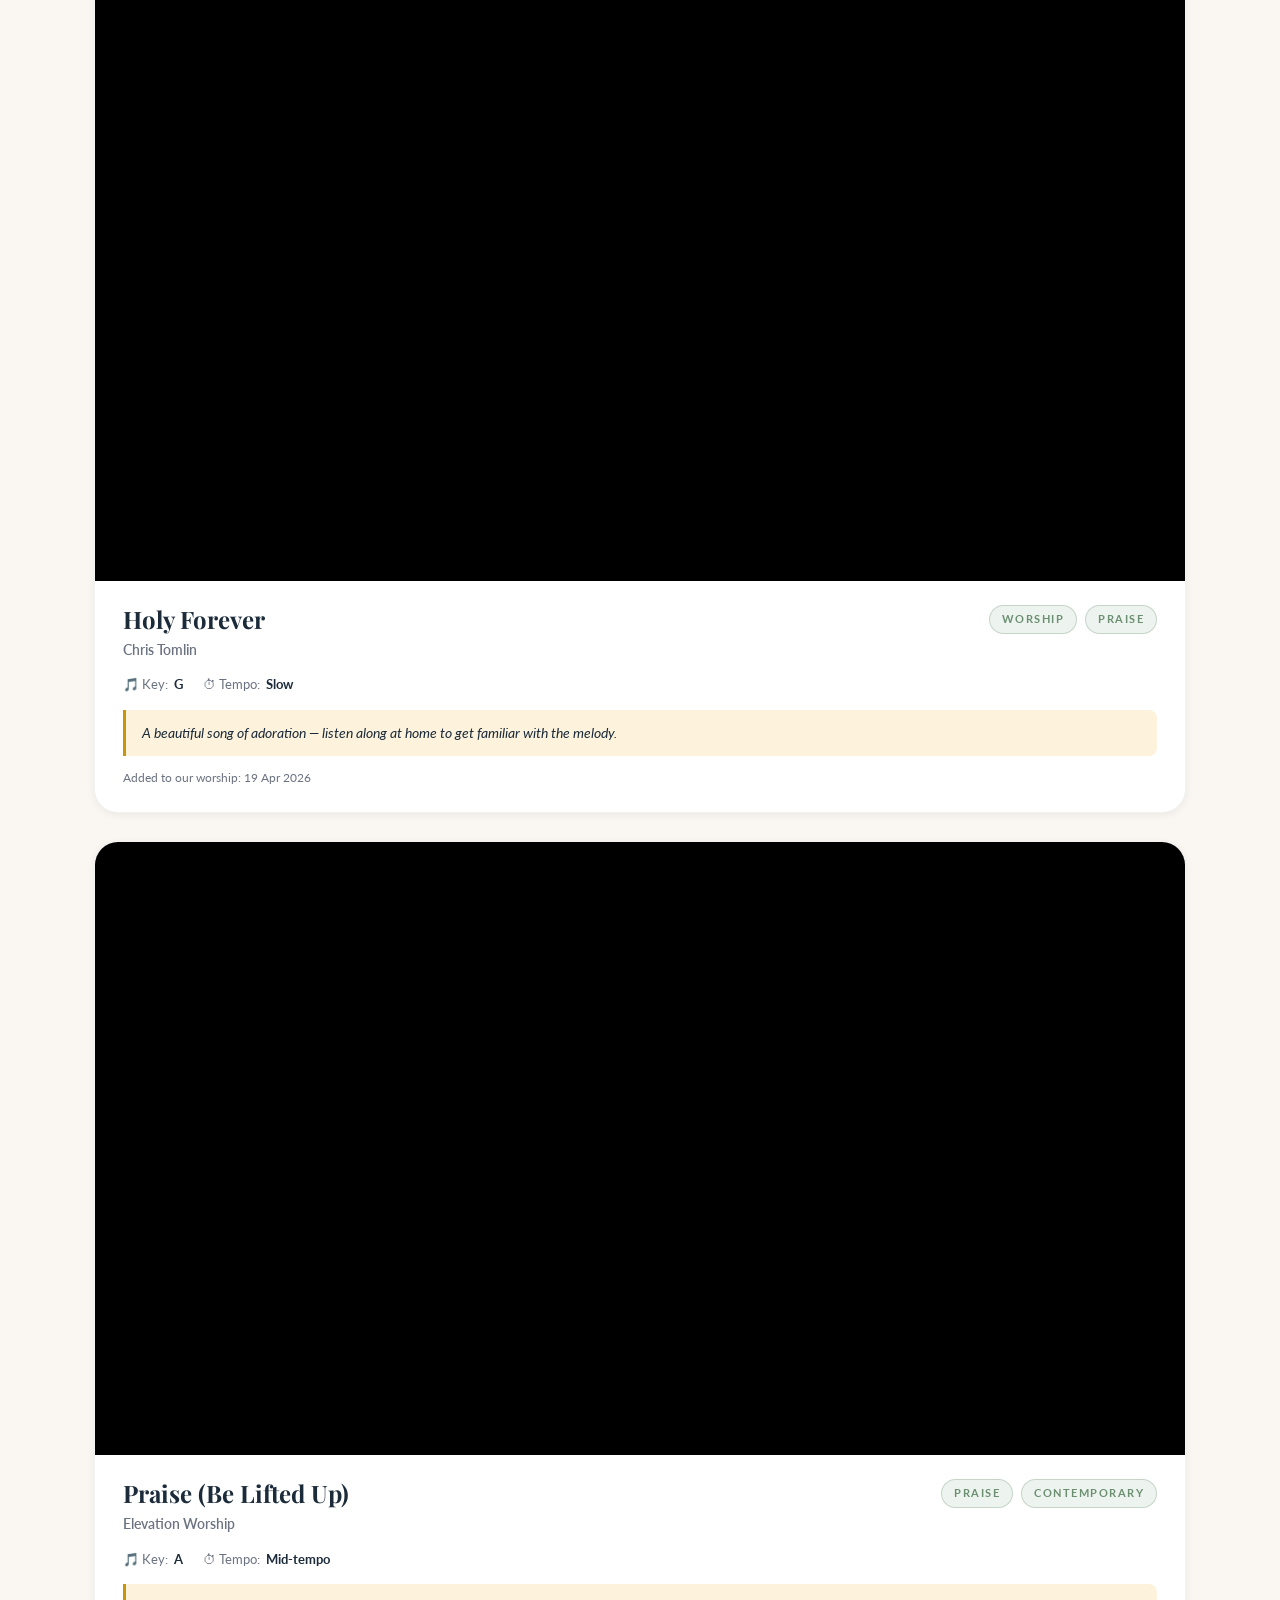
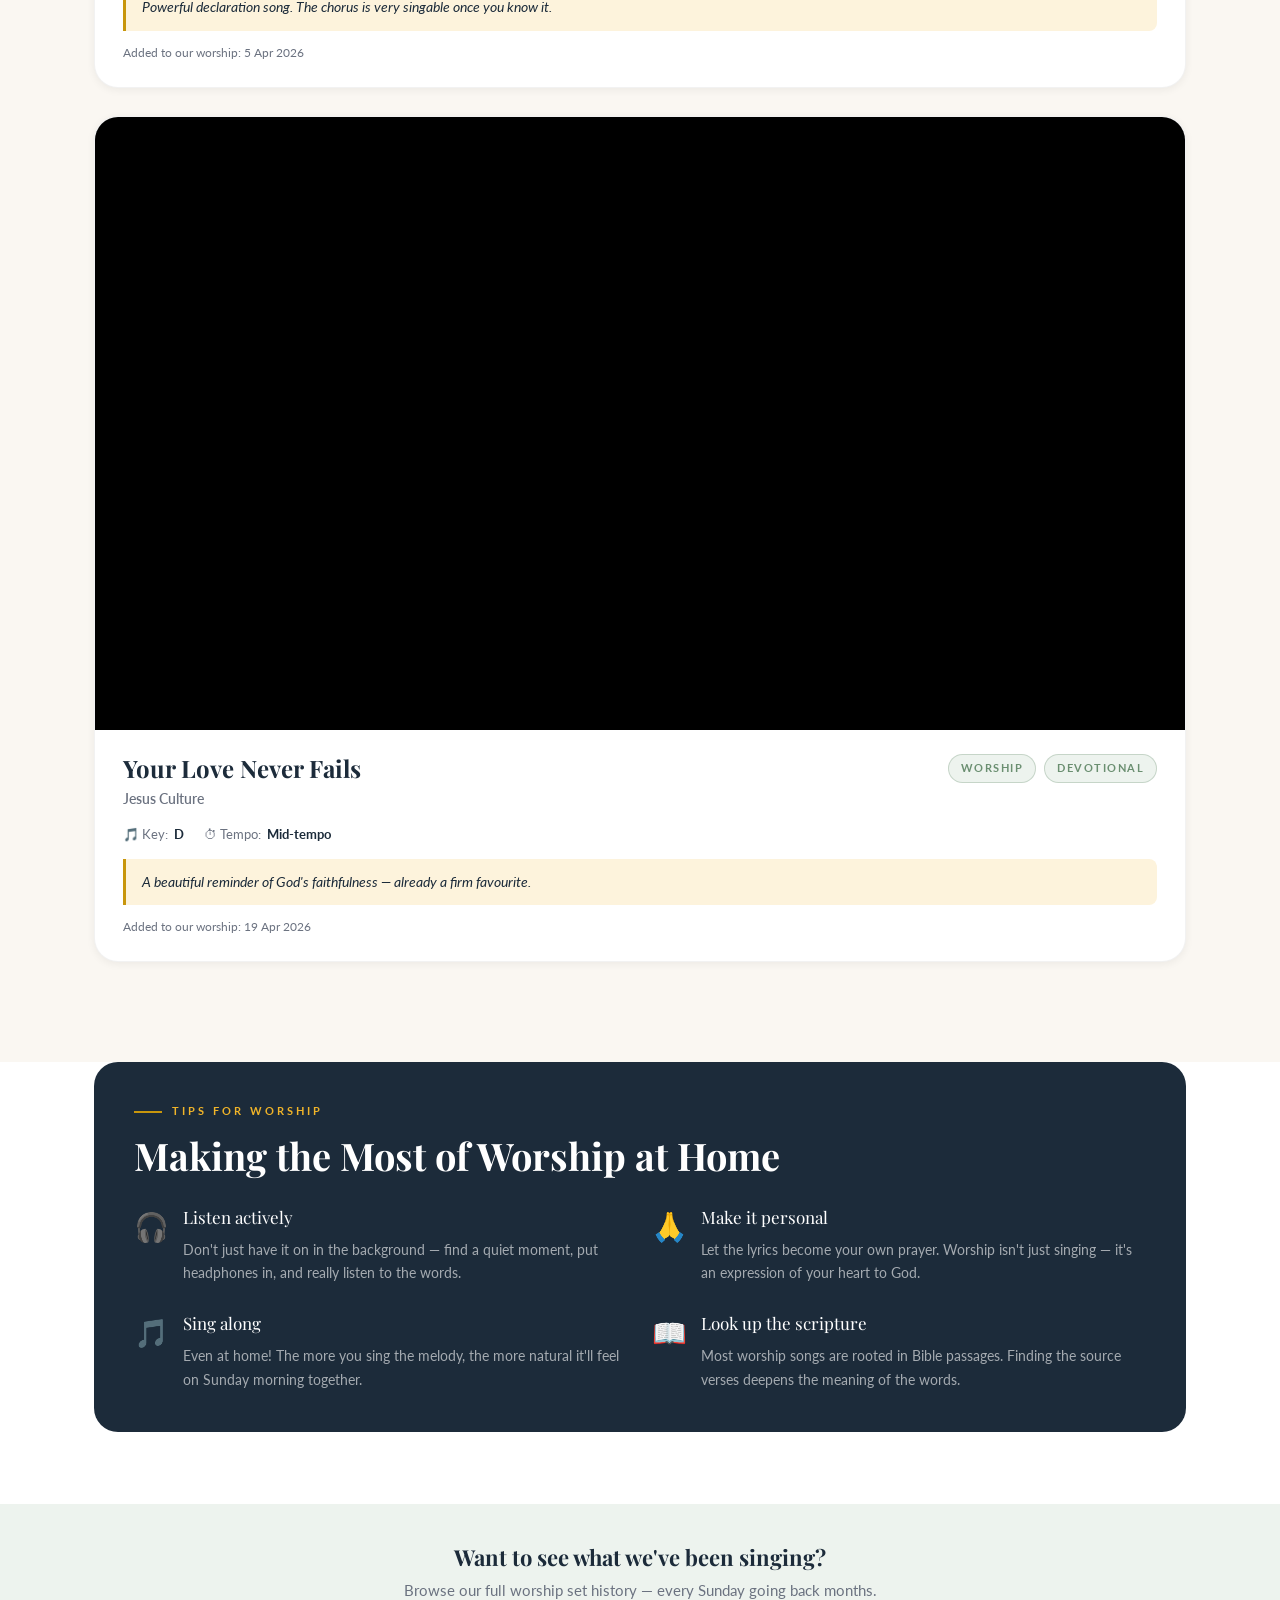
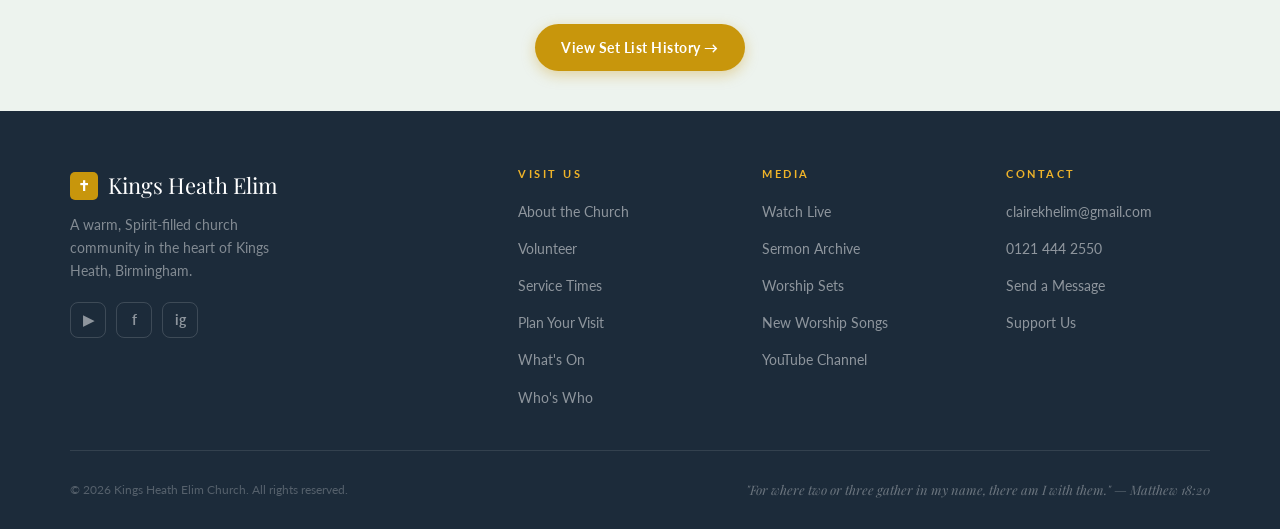
<file: kings-heath-elim/pages/new-songs.html>
<!DOCTYPE html>
<html lang="en">
<head>
  <meta charset="UTF-8" />
  <meta name="viewport" content="width=device-width, initial-scale=1.0" />
  <meta name="description" content="New Worship Songs — Listen at home and come ready to sing on Sunday at Kings Heath Elim." />
  <title>New Worship Songs · Kings Heath Elim</title>
  <link rel="stylesheet" href="../css/styles.css" />
  <style>
    .new-song-card {
      background: white;
      border-radius: var(--radius-xl);
      overflow: hidden;
      box-shadow: var(--shadow-sm);
      border: 1px solid rgba(0,0,0,0.05);
      margin-bottom: 28px;
      transition: box-shadow var(--transition);
    }
    .new-song-card:hover { box-shadow: var(--shadow-md); }

    .song-video-wrap {
      aspect-ratio: 16/9;
      background: #000;
      position: relative;
    }
    .song-video-wrap iframe {
      width: 100%;
      height: 100%;
      border: none;
      display: block;
    }

    .song-info {
      padding: 24px 28px;
    }
    .song-info-top {
      display: flex;
      justify-content: space-between;
      align-items: flex-start;
      flex-wrap: wrap;
      gap: 12px;
      margin-bottom: 12px;
    }
    .song-title-block h3 {
      font-family: var(--font-display);
      font-size: 24px;
      color: var(--deep);
      margin-bottom: 4px;
    }
    .song-artist {
      font-size: 14px;
      color: var(--text-muted);
      font-weight: 600;
    }
    .song-tags {
      display: flex;
      gap: 8px;
      flex-wrap: wrap;
    }
    .song-tag {
      font-size: 11px;
      font-weight: 700;
      letter-spacing: 1.5px;
      text-transform: uppercase;
      background: var(--sage-light);
      color: var(--sage);
      border: 1px solid rgba(107,143,113,0.3);
      padding: 4px 12px;
      border-radius: 50px;
    }
    .song-meta-row {
      display: flex;
      gap: 20px;
      flex-wrap: wrap;
      margin-bottom: 14px;
    }
    .song-meta-item {
      display: flex;
      align-items: center;
      gap: 6px;
      font-size: 13px;
      color: var(--text-muted);
    }
    .song-meta-item strong { color: var(--deep); }
    .song-notes {
      background: var(--gold-pale);
      border-left: 3px solid var(--gold);
      padding: 12px 16px;
      border-radius: 0 var(--radius-md) var(--radius-md) 0;
      font-size: 14px;
      color: var(--deep);
      line-height: 1.6;
      font-style: italic;
    }
    .song-added {
      font-size: 12px;
      color: var(--text-muted);
      margin-top: 12px;
    }

    .two-col-grid {
      display: grid;
      grid-template-columns: 1fr 1fr;
      gap: 24px;
    }
    @media (max-width: 700px) {
      .two-col-grid { grid-template-columns: 1fr; }
      .song-info { padding: 18px 20px; }
    }
  </style>
</head>
<body>

  <div id="nav-placeholder"></div>

  <section class="hero" style="min-height:auto; padding:52px 24px 44px;">
    <div class="hero-bg"></div>
    <div class="hero-pattern"></div>
    <div class="container" style="position:relative;z-index:2;">
      <div class="hero-eyebrow">Worship at Home</div>
      <h1 style="color:white; font-size:clamp(32px,4vw,52px);">New <em style="color:var(--gold-light);">Worship Songs</em></h1>
      <p style="color:rgba(255,255,255,0.7); font-size:16px; max-width:520px; margin-top:12px; line-height:1.75;">
        We're introducing new songs into our Sunday worship. Listen to them here during the week so you can come ready to sing on Sunday — the more familiar they are, the more freely you can worship!
      </p>
    </div>
  </section>

  <!-- WELCOME NOTE -->
  <div style="background:var(--gold-pale); border-top:3px solid var(--gold); border-bottom:3px solid var(--gold); padding:20px 24px; text-align:center;">
    <p style="font-family:var(--font-display); font-size:18px; font-style:italic; color:var(--deep); max-width:600px; margin:0 auto;">
      "Sing to him a new song; play skillfully, and shout for joy." — <em style="color:var(--gold); font-style:normal;">Psalm 33:3</em>
    </p>
  </div>

  <!-- SONGS LIST -->
  <section class="section bg-cream">
    <div class="container">
      <div class="section-label">Currently Learning</div>
      <h2 class="section-title" style="margin-bottom:8px;">Songs We're Introducing</h2>
      <p style="font-size:15px; color:var(--text-muted); margin-bottom:36px; max-width:540px;">These are songs we're bringing into our Sunday morning worship. Watch and listen below — we've added notes from our worship team to help you get familiar.</p>

      <div id="new-songs-list"></div>
    </div>
  </section>

  <!-- TIP SECTION -->
  <section class="section bg-white" style="padding-top:0;">
    <div class="container">
      <div style="background:var(--deep); border-radius:var(--radius-xl); padding:40px; color:white;">
        <div class="section-label" style="color:var(--gold-light);">Tips for Worship</div>
        <h2 style="color:white; margin-bottom:24px;">Making the Most of Worship at Home</h2>
        <div class="two-col-grid">
          <div style="display:flex; gap:14px;">
            <div style="font-size:28px; flex-shrink:0;">🎧</div>
            <div>
              <div style="font-family:var(--font-display); font-size:17px; color:white; margin-bottom:6px;">Listen actively</div>
              <div style="font-size:14px; color:rgba(255,255,255,0.6); line-height:1.7;">Don't just have it on in the background — find a quiet moment, put headphones in, and really listen to the words.</div>
            </div>
          </div>
          <div style="display:flex; gap:14px;">
            <div style="font-size:28px; flex-shrink:0;">🙏</div>
            <div>
              <div style="font-family:var(--font-display); font-size:17px; color:white; margin-bottom:6px;">Make it personal</div>
              <div style="font-size:14px; color:rgba(255,255,255,0.6); line-height:1.7;">Let the lyrics become your own prayer. Worship isn't just singing — it's an expression of your heart to God.</div>
            </div>
          </div>
          <div style="display:flex; gap:14px;">
            <div style="font-size:28px; flex-shrink:0;">🎵</div>
            <div>
              <div style="font-family:var(--font-display); font-size:17px; color:white; margin-bottom:6px;">Sing along</div>
              <div style="font-size:14px; color:rgba(255,255,255,0.6); line-height:1.7;">Even at home! The more you sing the melody, the more natural it'll feel on Sunday morning together.</div>
            </div>
          </div>
          <div style="display:flex; gap:14px;">
            <div style="font-size:28px; flex-shrink:0;">📖</div>
            <div>
              <div style="font-family:var(--font-display); font-size:17px; color:white; margin-bottom:6px;">Look up the scripture</div>
              <div style="font-size:14px; color:rgba(255,255,255,0.6); line-height:1.7;">Most worship songs are rooted in Bible passages. Finding the source verses deepens the meaning of the words.</div>
            </div>
          </div>
        </div>
      </div>
    </div>
  </section>

  <!-- LINK TO SETLISTS -->
  <section class="section setlists-section" style="padding:40px 0;">
    <div class="container" style="text-align:center;">
      <h3 style="margin-bottom:8px;">Want to see what we've been singing?</h3>
      <p style="font-size:15px; color:var(--text-muted); margin-bottom:20px;">Browse our full worship set history — every Sunday going back months.</p>
      <a href="setlists.html" class="btn btn-primary">View Set List History →</a>
    </div>
  </section>

  <div id="footer-placeholder"></div>

  <script src="../js/data.js"></script>
  <script src="../js/components.js"></script>
  <script src="../js/main.js"></script>
  <script>
    injectNav('new-songs');
    injectFooter(false);

    document.addEventListener('DOMContentLoaded', () => {
      const list = document.getElementById('new-songs-list');
      if (!list || !CHURCH_DATA.newSongs) return;

      list.innerHTML = CHURCH_DATA.newSongs.map(song => `
        <div class="new-song-card">
          <div class="song-video-wrap">
            <iframe
              src="https://www.youtube.com/embed/${song.youtubeId}"
              allow="accelerometer; autoplay; clipboard-write; encrypted-media; gyroscope; picture-in-picture"
              allowfullscreen
              title="${song.title} — ${song.artist}">
            </iframe>
          </div>
          <div class="song-info">
            <div class="song-info-top">
              <div class="song-title-block">
                <h3>${song.title}</h3>
                <div class="song-artist">${song.artist}</div>
              </div>
              <div class="song-tags">
                ${song.tags.map(t => `<span class="song-tag">${t}</span>`).join('')}
              </div>
            </div>
            <div class="song-meta-row">
              <div class="song-meta-item">🎵 Key: <strong>${song.key}</strong></div>
              <div class="song-meta-item">⏱ Tempo: <strong>${song.tempo}</strong></div>
            </div>
            <div class="song-notes">${song.notes}</div>
            <div class="song-added">Added to our worship: ${song.addedDate}</div>
          </div>
        </div>
      `).join('');
    });
  </script>
</body>
</html>
</file>
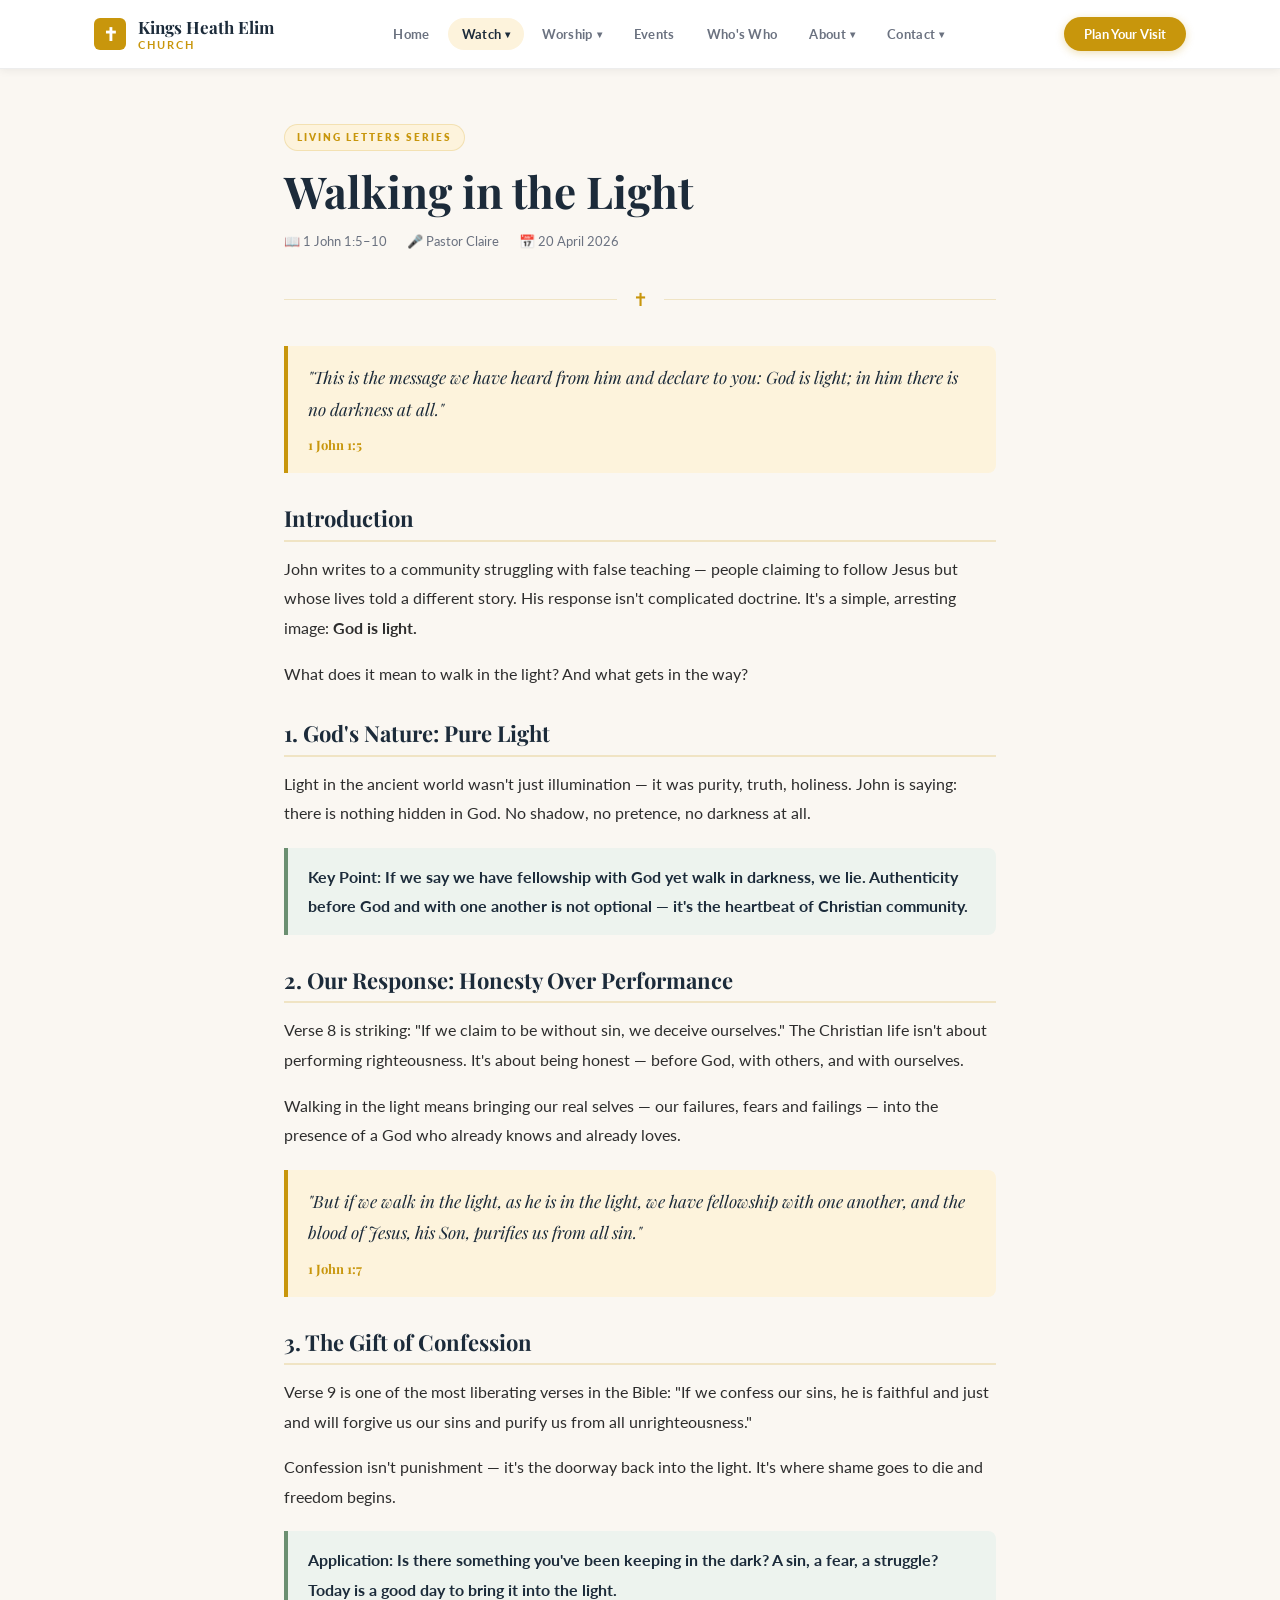
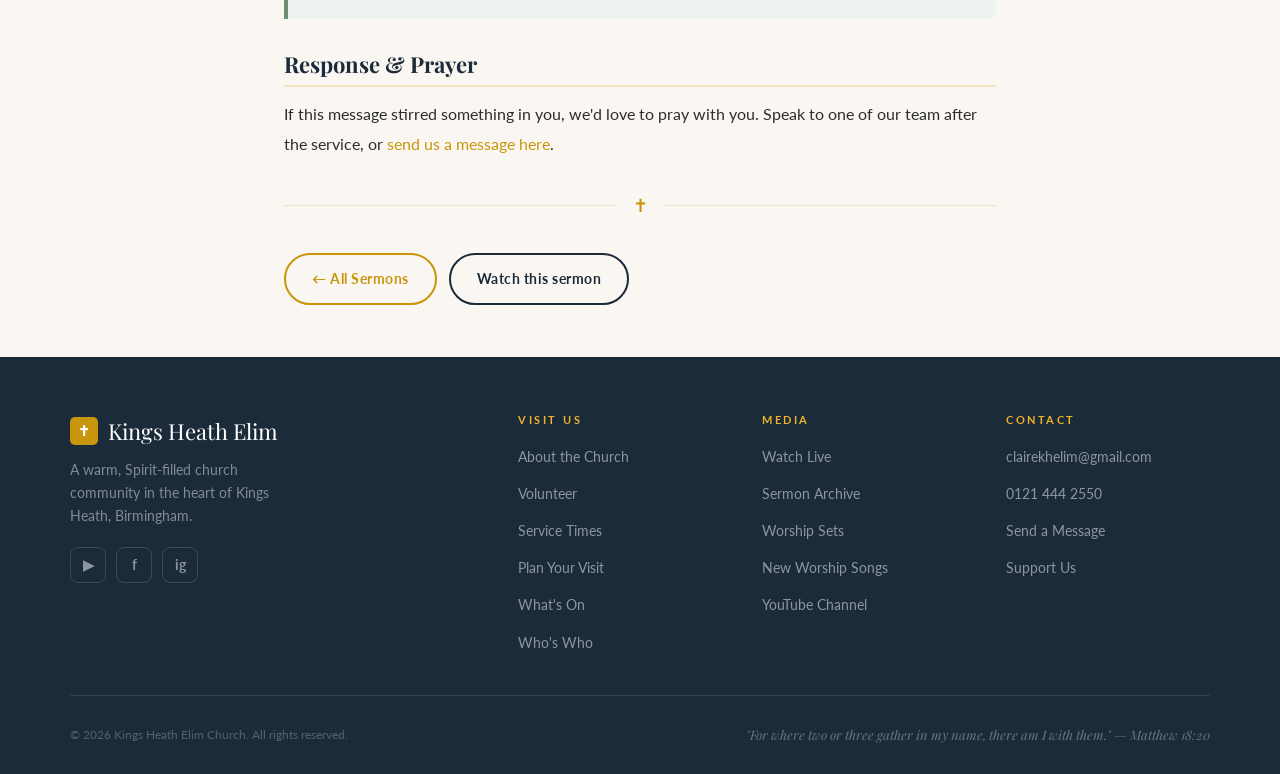
<file: kings-heath-elim/pages/sermon-notes.html>
<!DOCTYPE html>
<html lang="en">
<head>
  <meta charset="UTF-8" />
  <meta name="viewport" content="width=device-width, initial-scale=1.0" />
  <title>Sermon Notes · Kings Heath Elim</title>
  <link rel="stylesheet" href="../css/styles.css" />
</head>
<body>
  <div id="nav-placeholder"></div>

  <main class="notes-page">

    <div class="notes-header">
      <span style="display:inline-block; font-size:10px; font-weight:800; letter-spacing:2px; text-transform:uppercase; background:var(--gold-pale); color:var(--gold); border:1px solid var(--border); padding:4px 12px; border-radius:50px; margin-bottom:14px;">Living Letters Series</span>
      <h1 class="notes-title">Walking in the Light</h1>
      <div class="notes-meta">
        <span>📖 1 John 1:5–10</span>
        <span>🎤 Pastor Claire</span>
        <span>📅 20 April 2026</span>
      </div>
    </div>

    <div class="divider"><span class="divider-cross">✝</span></div>

    <div class="notes-body">

      <div class="scripture">
        "This is the message we have heard from him and declare to you: God is light; in him there is no darkness at all."
        <div style="font-size:13px; margin-top:8px; font-style:normal; font-weight:700; color:var(--gold);">1 John 1:5</div>
      </div>

      <h3>Introduction</h3>
      <p>John writes to a community struggling with false teaching — people claiming to follow Jesus but whose lives told a different story. His response isn't complicated doctrine. It's a simple, arresting image: <strong>God is light.</strong></p>
      <p>What does it mean to walk in the light? And what gets in the way?</p>

      <h3>1. God's Nature: Pure Light</h3>
      <p>Light in the ancient world wasn't just illumination — it was purity, truth, holiness. John is saying: there is nothing hidden in God. No shadow, no pretence, no darkness at all.</p>

      <div class="key-point">Key Point: If we say we have fellowship with God yet walk in darkness, we lie. Authenticity before God and with one another is not optional — it's the heartbeat of Christian community.</div>

      <h3>2. Our Response: Honesty Over Performance</h3>
      <p>Verse 8 is striking: "If we claim to be without sin, we deceive ourselves." The Christian life isn't about performing righteousness. It's about being honest — before God, with others, and with ourselves.</p>
      <p>Walking in the light means bringing our real selves — our failures, fears and failings — into the presence of a God who already knows and already loves.</p>

      <div class="scripture">
        "But if we walk in the light, as he is in the light, we have fellowship with one another, and the blood of Jesus, his Son, purifies us from all sin."
        <div style="font-size:13px; margin-top:8px; font-style:normal; font-weight:700; color:var(--gold);">1 John 1:7</div>
      </div>

      <h3>3. The Gift of Confession</h3>
      <p>Verse 9 is one of the most liberating verses in the Bible: "If we confess our sins, he is faithful and just and will forgive us our sins and purify us from all unrighteousness."</p>
      <p>Confession isn't punishment — it's the doorway back into the light. It's where shame goes to die and freedom begins.</p>

      <div class="key-point">Application: Is there something you've been keeping in the dark? A sin, a fear, a struggle? Today is a good day to bring it into the light.</div>

      <h3>Response &amp; Prayer</h3>
      <p>If this message stirred something in you, we'd love to pray with you. Speak to one of our team after the service, or <a href="contact.html" style="color:var(--gold);">send us a message here</a>.</p>

    </div>

    <div class="divider"><span class="divider-cross">✝</span></div>

    <div style="display:flex; gap:12px; flex-wrap:wrap; margin-top:8px;">
      <a href="sermons.html" class="btn btn-ghost">← All Sermons</a>
      <a href="watch.html"   class="btn btn-outline">Watch this sermon</a>
    </div>

  </main>

  <div id="footer-placeholder"></div>
  <script src="../js/data.js"></script>
  <script src="../js/components.js"></script>
  <script src="../js/main.js"></script>
  <script>injectNav('sermons'); injectFooter(false);</script>
</body>
</html>
</file>
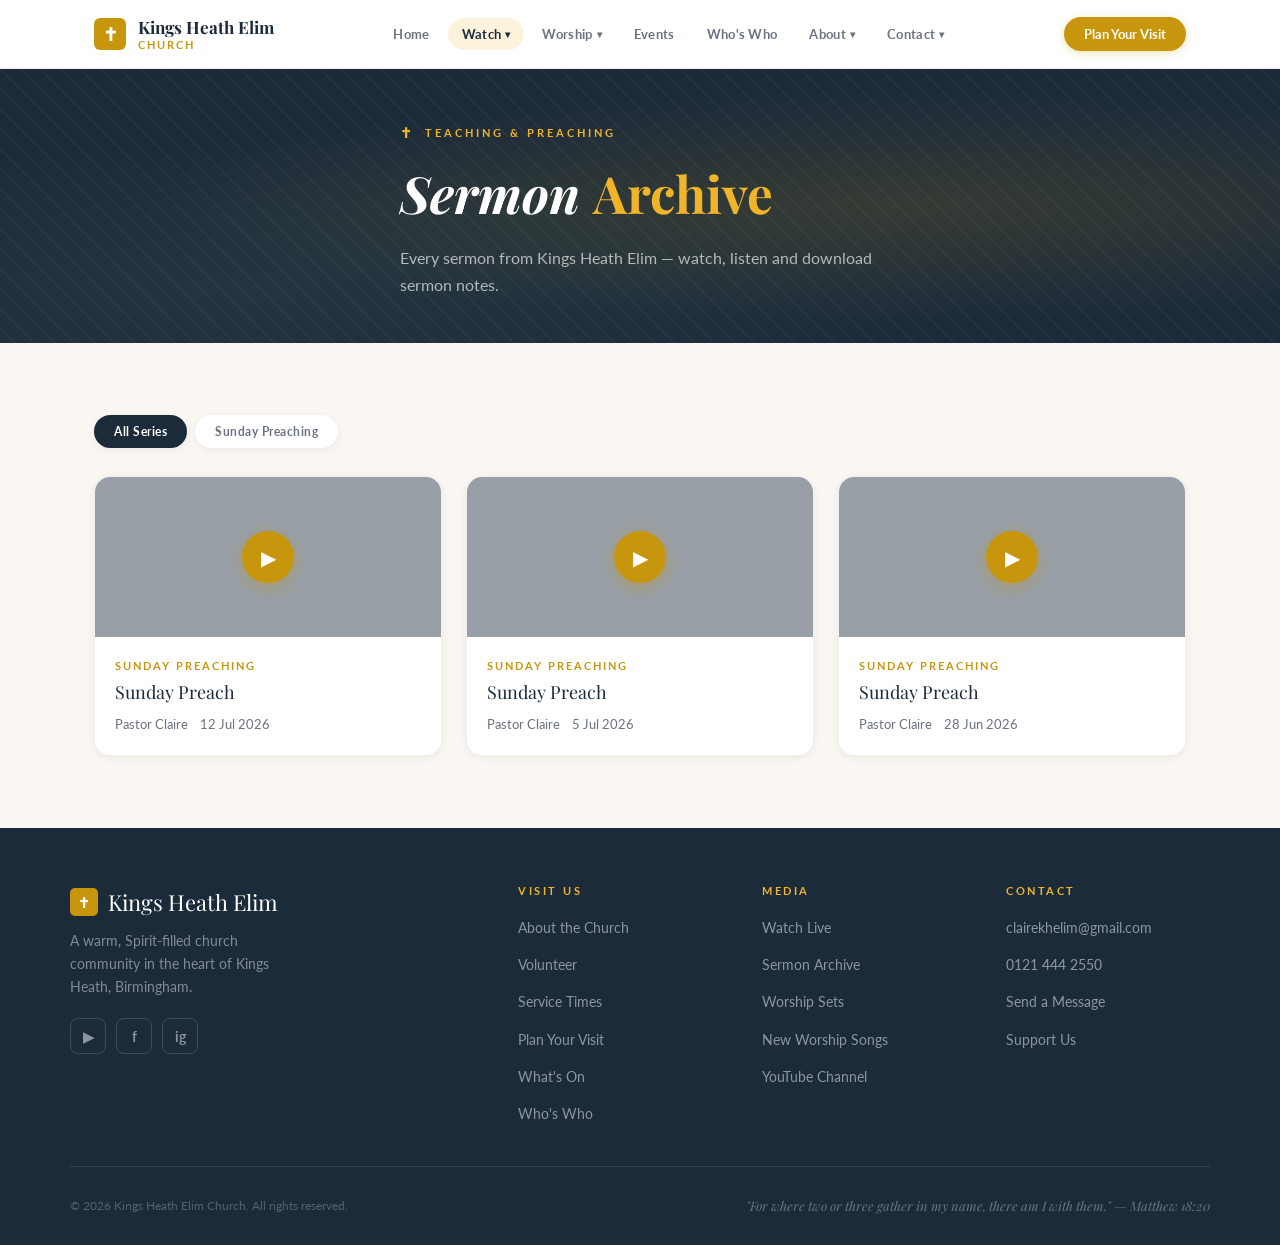
<file: kings-heath-elim/pages/sermons.html>
<!DOCTYPE html>
<html lang="en">
<head>
  <meta charset="UTF-8" />
  <meta name="viewport" content="width=device-width, initial-scale=1.0" />
  <title>Sermons · Kings Heath Elim</title>
  <link rel="stylesheet" href="../css/styles.css" />
  <style>
    .series-filter { display:flex; gap:8px; flex-wrap:wrap; margin-bottom:28px; }
  </style>
</head>
<body>
  <div id="nav-placeholder"></div>

  <section class="hero" style="min-height:auto; padding:52px 24px 44px;">
    <div class="hero-bg"></div>
    <div class="hero-pattern"></div>
    <div class="container" style="position:relative;z-index:2;">
      <div class="hero-eyebrow">Teaching &amp; Preaching</div>
      <h1 style="color:white; font-size:clamp(32px,4vw,52px);">Sermon <em style="color:var(--gold-light);">Archive</em></h1>
      <p style="color:rgba(255,255,255,0.65); font-size:16px; max-width:480px; margin-top:12px;">Every sermon from Kings Heath Elim — watch, listen and download sermon notes.</p>
    </div>
  </section>

  <section class="section bg-cream">
    <div class="container">
      <div class="series-filter" id="series-filter">
        <button class="filter-pill active" data-series="all">All Series</button>
      </div>
      <div class="sermons-grid" id="sermons-grid"></div>
    </div>
  </section>

  <div id="footer-placeholder"></div>
  <script src="../js/data.js"></script>
  <script src="../js/components.js"></script>
  <script src="../js/main.js"></script>
  <script>
    injectNav('sermons');
    injectFooter(false);

    document.addEventListener('DOMContentLoaded', () => {
      const seriesSet = [...new Set(CHURCH_DATA.sermons.map(s => s.series))];
      const filterBar = document.getElementById('series-filter');
      seriesSet.forEach(series => {
        const btn = document.createElement('button');
        btn.className = 'filter-pill';
        btn.dataset.series = series;
        btn.textContent = series;
        filterBar.appendChild(btn);
      });

      filterBar.addEventListener('click', e => {
        const btn = e.target.closest('.filter-pill');
        if (!btn) return;
        document.querySelectorAll('.filter-pill').forEach(b => b.classList.remove('active'));
        btn.classList.add('active');
        const selected = btn.dataset.series;
        const grid = document.getElementById('sermons-grid');
        const list = selected === 'all' ? CHURCH_DATA.sermons : CHURCH_DATA.sermons.filter(s => s.series === selected);
        grid.innerHTML = list.map(s => `
          <div class="sermon-card">
            <div class="sermon-card-thumb">
              <a href="https://www.youtube.com/watch?v=${s.youtubeId}" target="_blank" rel="noopener">
                <div class="sermon-play-btn">▶</div>
              </a>
            </div>
            <div class="sermon-card-body">
              <div class="sermon-series">${s.series}</div>
              <div class="sermon-title">${s.title}</div>
              <div class="sermon-meta">
                <span>${s.speaker}</span>
                <span>${s.date}</span>
                <span>${s.scripture}</span>
              </div>
              ${s.hasNotes ? `<a href="${s.notesHref}" class="sermon-notes-link">📄 Sermon notes →</a>` : ''}
            </div>
          </div>
        `).join('');
      });
    });
  </script>
</body>
</html>
</file>
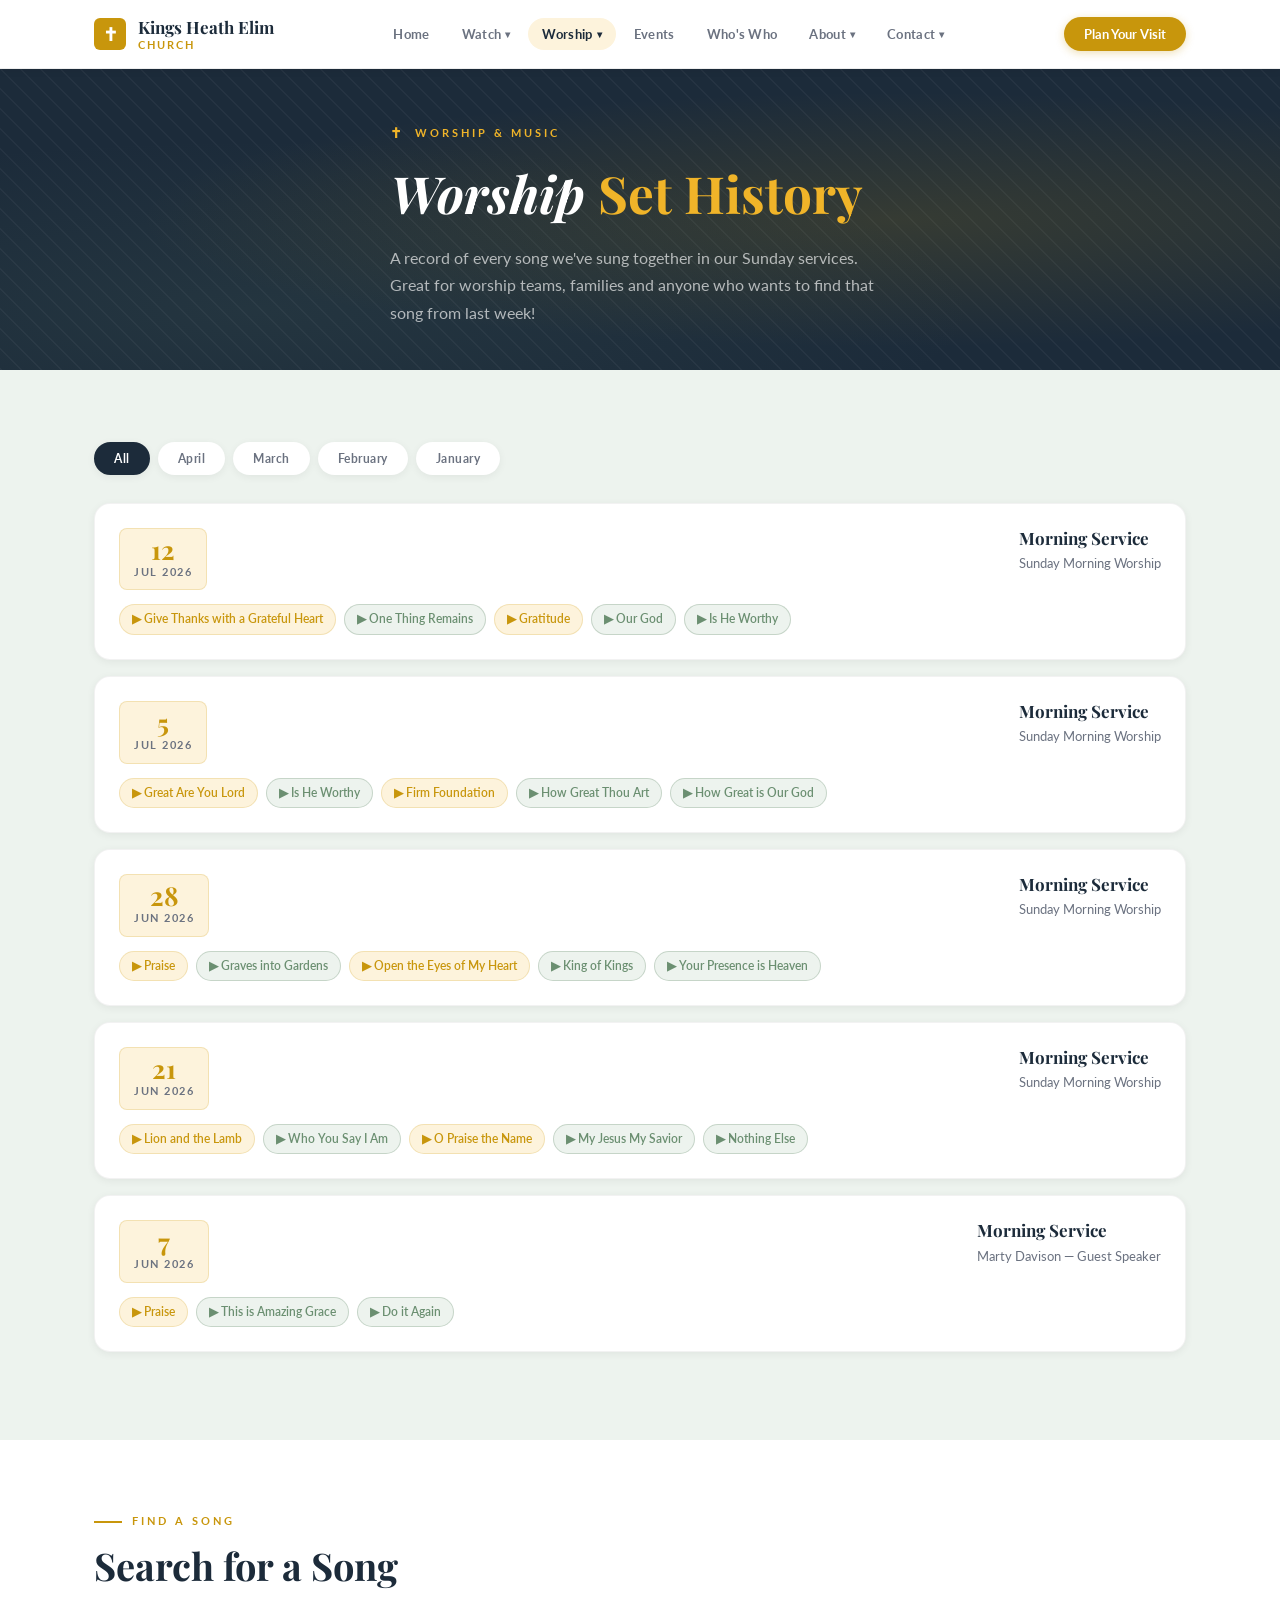
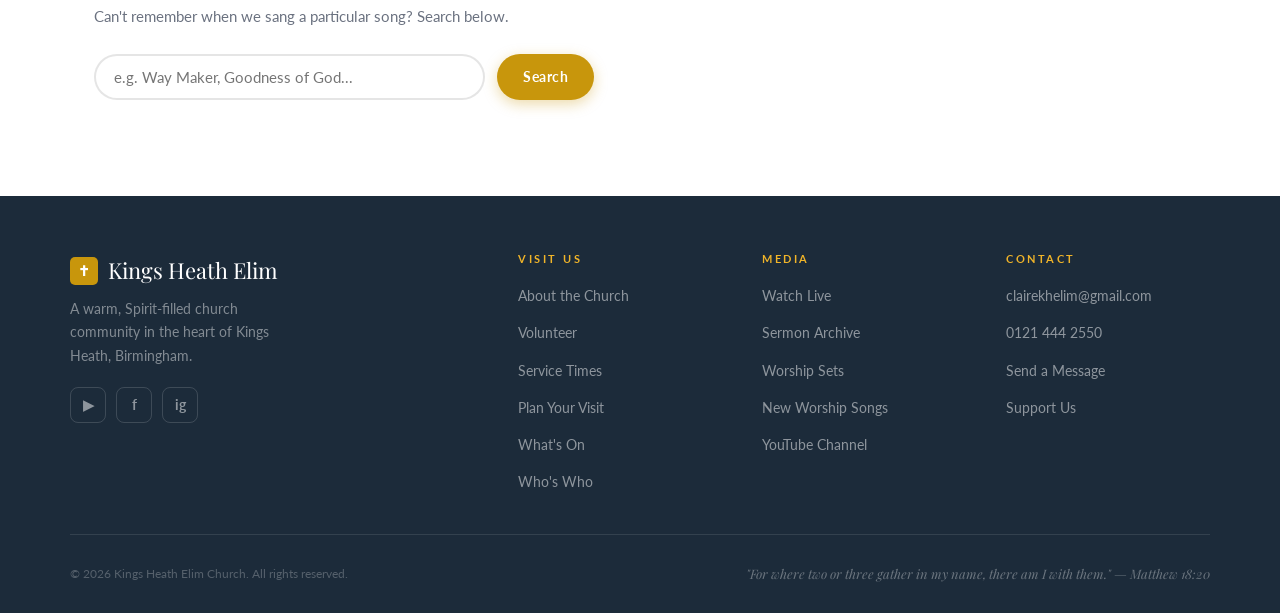
<file: kings-heath-elim/pages/setlists.html>
<!DOCTYPE html>
<html lang="en">
<head>
  <meta charset="UTF-8" />
  <meta name="viewport" content="width=device-width, initial-scale=1.0" />
  <title>Worship Sets · Kings Heath Elim</title>
  <link rel="stylesheet" href="../css/styles.css" />
</head>
<body>
  <div id="nav-placeholder"></div>

  <section class="hero" style="min-height:auto; padding:52px 24px 44px;">
    <div class="hero-bg"></div>
    <div class="hero-pattern"></div>
    <div class="container" style="position:relative;z-index:2;">
      <div class="hero-eyebrow">Worship &amp; Music</div>
      <h1 style="color:white; font-size:clamp(32px,4vw,52px);">Worship <em style="color:var(--gold-light);">Set History</em></h1>
      <p style="color:rgba(255,255,255,0.65); font-size:16px; max-width:500px; margin-top:12px;">A record of every song we've sung together in our Sunday services. Great for worship teams, families and anyone who wants to find that song from last week!</p>
    </div>
  </section>

  <section class="section setlists-section">
    <div class="container">
      <div class="setlist-filters" id="setlist-filters">
        <button class="filter-pill setlist-filter active" data-month="all">All</button>
        <button class="filter-pill setlist-filter" data-month="Apr">April</button>
        <button class="filter-pill setlist-filter" data-month="Mar">March</button>
        <button class="filter-pill setlist-filter" data-month="Feb">February</button>
        <button class="filter-pill setlist-filter" data-month="Jan">January</button>
      </div>
      <div id="setlists-container"></div>
    </div>
  </section>

  <!-- Song search -->
  <section class="section bg-white">
    <div class="container">
      <div class="section-label">Find a Song</div>
      <h2 class="section-title" style="margin-bottom:16px;">Search for a Song</h2>
      <p style="font-size:15px; color:var(--text-muted); margin-bottom:24px;">Can't remember when we sang a particular song? Search below.</p>
      <div style="display:flex; gap:12px; flex-wrap:wrap; max-width:500px;">
        <input type="text" id="song-search" placeholder="e.g. Way Maker, Goodness of God..." style="flex:1; min-width:200px; padding:12px 18px; border:2px solid rgba(0,0,0,0.1); border-radius:50px; font-size:15px; outline:none; font-family:var(--font-body);" />
        <button class="btn btn-primary" onclick="searchSongs()">Search</button>
      </div>
      <div id="song-results" style="margin-top:24px;"></div>
    </div>
  </section>

  <div id="footer-placeholder"></div>
  <script src="../js/data.js"></script>
  <script src="../js/components.js"></script>
  <script src="../js/main.js"></script>
  <script>
    injectNav('setlists');
    injectFooter(false);

    function searchSongs() {
      const query = document.getElementById('song-search').value.trim().toLowerCase();
      const results = document.getElementById('song-results');
      if (!query) { results.innerHTML = ''; return; }

      const matches = [];
      CHURCH_DATA.setlists.forEach(sl => {
        sl.songs.forEach(song => {
          if (song.title.toLowerCase().includes(query)) {
            matches.push({ song: song.title, date: `${sl.date} ${sl.month} ${sl.year}`, service: sl.service, theme: sl.theme });
          }
        });
      });

      if (matches.length === 0) {
        results.innerHTML = '<p style="color:var(--text-muted);">No results found. We may not have that song in our records yet.</p>';
      } else {
        results.innerHTML = `
          <p style="font-size:13px; color:var(--text-muted); margin-bottom:12px;">${matches.length} result${matches.length !== 1 ? 's' : ''} found</p>
          <div style="display:flex; flex-direction:column; gap:10px;">
            ${matches.map(m => `
              <div style="background:var(--gold-pale); border:1px solid var(--border); border-radius:var(--radius-md); padding:14px 18px; display:flex; gap:16px; justify-content:space-between; align-items:center; flex-wrap:wrap;">
                <div>
                  <div style="font-family:var(--font-display); font-size:16px; color:var(--deep);">${m.song}</div>
                  <div style="font-size:13px; color:var(--text-muted); margin-top:3px;">${m.service} · ${m.theme}</div>
                </div>
                <div style="font-size:13px; font-weight:700; color:var(--gold);">${m.date}</div>
              </div>
            `).join('')}
          </div>
        `;
      }
    }

    document.getElementById('song-search').addEventListener('keydown', e => {
      if (e.key === 'Enter') searchSongs();
    });
  </script>
</body>
</html>
</file>
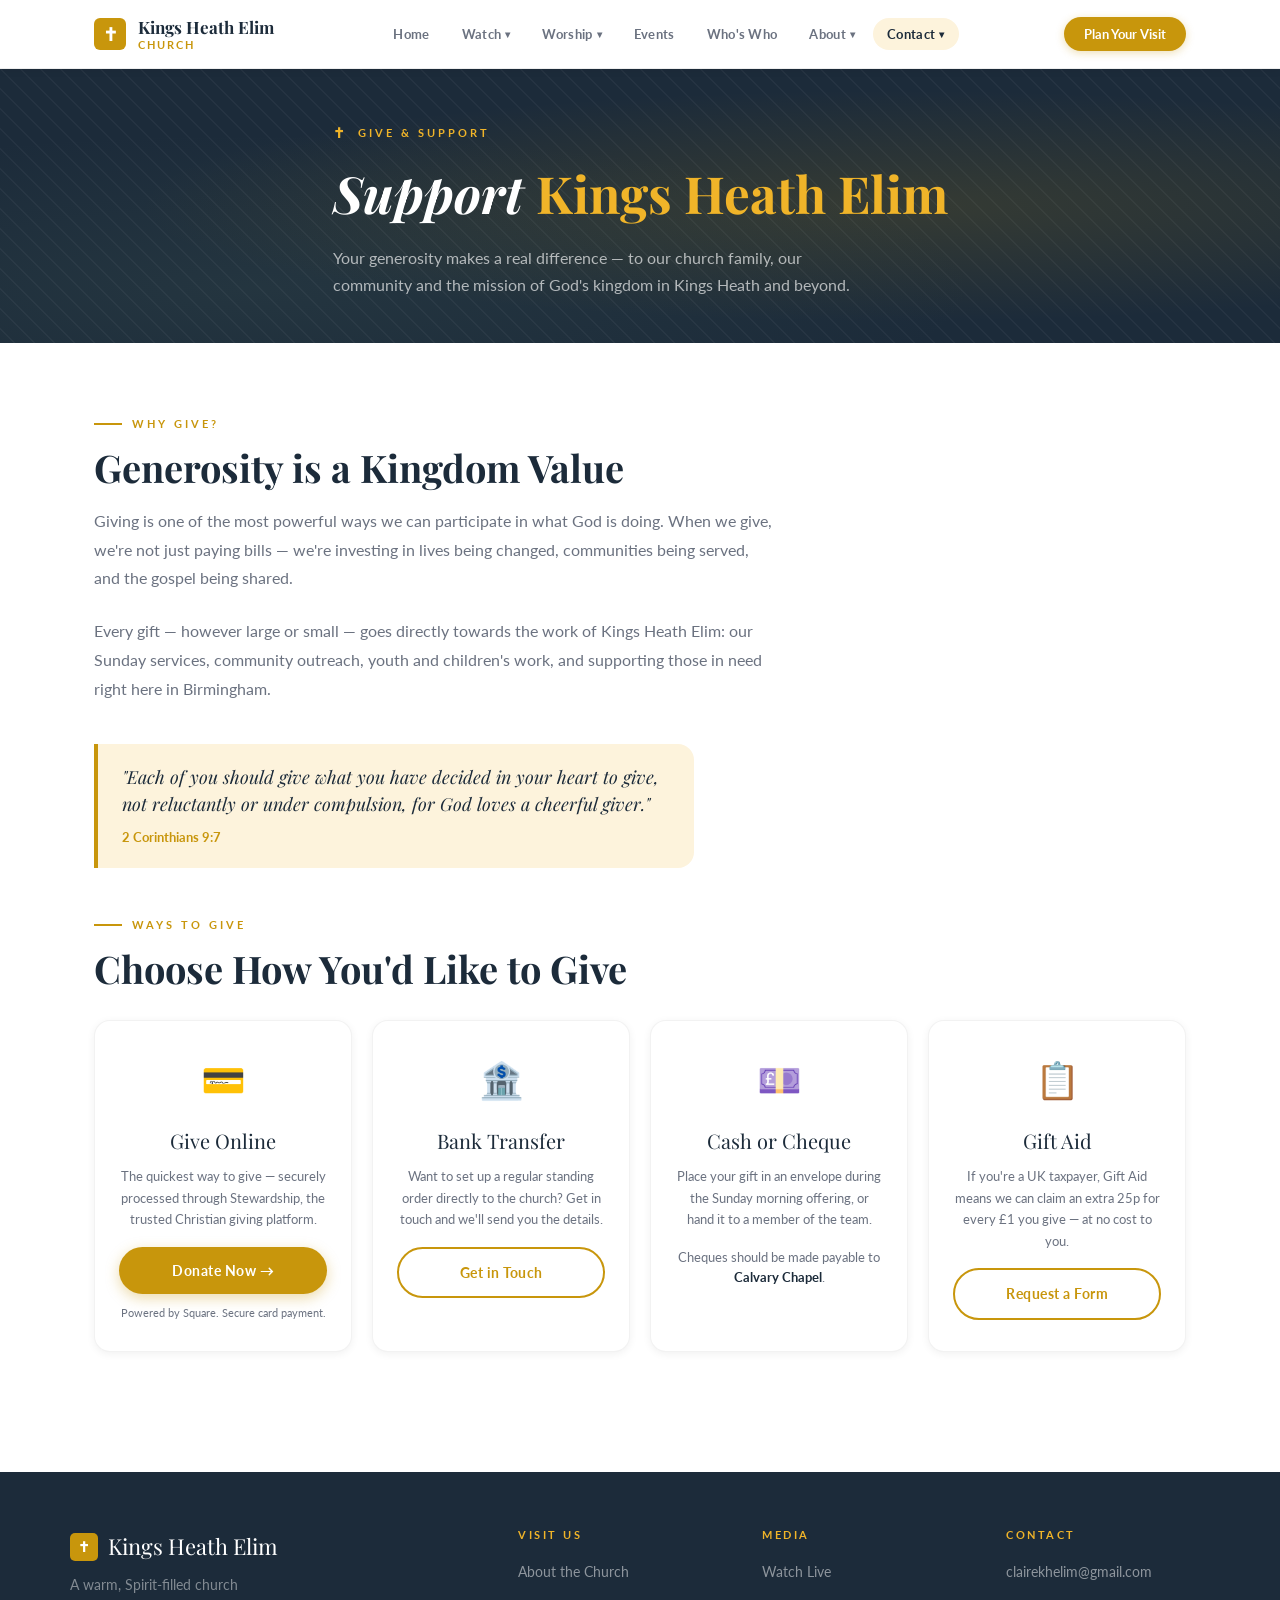
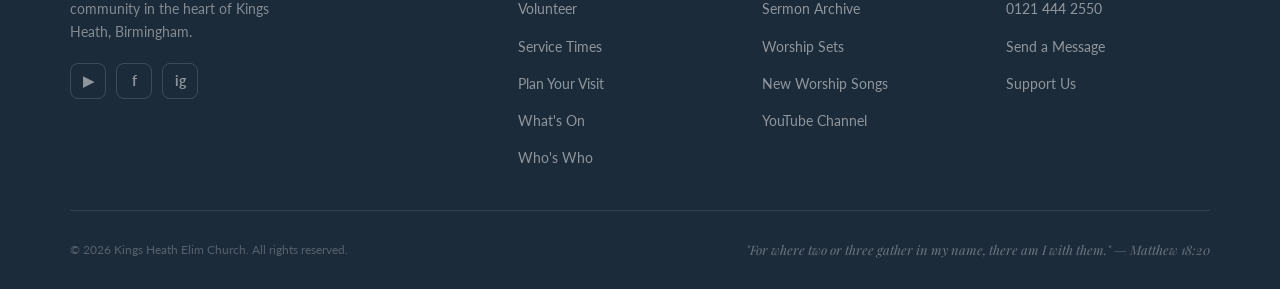
<file: kings-heath-elim/pages/support.html>
<!DOCTYPE html>
<html lang="en">
<head>
  <meta charset="UTF-8" />
  <meta name="viewport" content="width=device-width, initial-scale=1.0" />
  <title>Support Us · Kings Heath Elim</title>
  <link rel="stylesheet" href="../css/styles.css" />
  <style>
    .give-grid {
      display: grid;
      grid-template-columns: repeat(auto-fill, minmax(240px, 1fr));
      gap: 20px;
      margin-bottom: 48px;
    }
    .give-card {
      background: white;
      border-radius: var(--radius-lg);
      padding: 28px 24px;
      border: 1px solid rgba(0,0,0,0.05);
      box-shadow: var(--shadow-sm);
      text-align: center;
      transition: transform var(--transition), box-shadow var(--transition);
    }
    .give-card:hover { transform: translateY(-3px); box-shadow: var(--shadow-md); }
    .give-icon { font-size: 36px; margin-bottom: 14px; }
    .give-title { font-family: var(--font-display); font-size: 20px; color: var(--deep); margin-bottom: 8px; }
    .give-desc { font-size: 13px; color: var(--text-muted); line-height: 1.65; margin-bottom: 16px; }
    .bank-detail {
      background: var(--gold-pale);
      border: 1px solid var(--border);
      border-radius: var(--radius-md);
      padding: 10px 16px;
      margin-bottom: 8px;
      display: flex;
      justify-content: space-between;
      align-items: center;
      font-size: 13px;
    }
    .bank-label { color: var(--text-muted); font-weight: 600; }
    .bank-value { color: var(--deep); font-weight: 700; font-family: monospace; font-size: 14px; }
  </style>
</head>
<body>
  <div id="nav-placeholder"></div>

  <section class="hero" style="min-height:auto; padding:52px 24px 44px;">
    <div class="hero-bg"></div>
    <div class="hero-pattern"></div>
    <div class="container" style="position:relative;z-index:2;">
      <div class="hero-eyebrow">Give &amp; Support</div>
      <h1 style="color:white; font-size:clamp(32px,4vw,52px);">Support <em style="color:var(--gold-light);">Kings Heath Elim</em></h1>
      <p style="color:rgba(255,255,255,0.65); font-size:16px; max-width:520px; margin-top:12px;">Your generosity makes a real difference — to our church family, our community and the mission of God's kingdom in Kings Heath and beyond.</p>
    </div>
  </section>

  <!-- WHY GIVE -->
  <section class="section bg-white">
    <div class="container">
      <div class="section-label">Why Give?</div>
      <h2 class="section-title" style="margin-bottom:16px;">Generosity is a Kingdom Value</h2>
      <p style="font-size:16px; color:var(--text-muted); line-height:1.8; max-width:680px; margin-bottom:24px;">
        Giving is one of the most powerful ways we can participate in what God is doing. When we give, we're not just paying bills — we're investing in lives being changed, communities being served, and the gospel being shared.
      </p>
      <p style="font-size:16px; color:var(--text-muted); line-height:1.8; max-width:680px; margin-bottom:40px;">
        Every gift — however large or small — goes directly towards the work of Kings Heath Elim: our Sunday services, community outreach, youth and children's work, and supporting those in need right here in Birmingham.
      </p>

      <div style="background:var(--gold-pale); border-left:4px solid var(--gold); border-radius:0 var(--radius-lg) var(--radius-lg) 0; padding:20px 24px; max-width:600px; margin-bottom:48px;">
        <p style="font-family:var(--font-display); font-size:18px; font-style:italic; color:var(--deep); line-height:1.5; margin-bottom:8px;">"Each of you should give what you have decided in your heart to give, not reluctantly or under compulsion, for God loves a cheerful giver."</p>
        <p style="font-size:13px; font-weight:700; color:var(--gold);">2 Corinthians 9:7</p>
      </div>

      <!-- WAYS TO GIVE -->
      <div class="section-label">Ways to Give</div>
      <h2 class="section-title" style="margin-bottom:28px;">Choose How You'd Like to Give</h2>

      <div class="give-grid">

        <!-- Online giving -->
        <div class="give-card">
          <div class="give-icon">💳</div>
          <div class="give-title">Give Online</div>
          <div class="give-desc">The quickest way to give — securely processed through Stewardship, the trusted Christian giving platform.</div>
          <a href="https://square.link/u/JZrR9opU" target="_blank" rel="noopener" class="btn btn-primary" style="width:100%; justify-content:center;">
            Donate Now →
          </a>
          <p style="font-size:11px; color:var(--text-muted); margin-top:10px;">Powered by Square. Secure card payment.</p>
        </div>

        <!-- Bank transfer -->
        <div class="give-card">
          <div class="give-icon">🏦</div>
          <div class="give-title">Bank Transfer</div>
          <div class="give-desc">Want to set up a regular standing order directly to the church? Get in touch and we'll send you the details.</div>
          <a href="contact.html" class="btn btn-ghost" style="width:100%; justify-content:center;">Get in Touch</a>
        </div>

        <!-- Cash/cheque -->
        <div class="give-card">
          <div class="give-icon">💷</div>
          <div class="give-title">Cash or Cheque</div>
          <div class="give-desc">Place your gift in an envelope during the Sunday morning offering, or hand it to a member of the team.</div>
          <p style="font-size:13px; color:var(--text-muted); line-height:1.6;">Cheques should be made payable to <strong style="color:var(--deep);">Calvary Chapel</strong>.</p>
        </div>

        <!-- Gift Aid -->
        <div class="give-card">
          <div class="give-icon">📋</div>
          <div class="give-title">Gift Aid</div>
          <div class="give-desc">If you're a UK taxpayer, Gift Aid means we can claim an extra 25p for every £1 you give — at no cost to you.</div>
          <a href="contact.html" class="btn btn-ghost" style="width:100%; justify-content:center;">Request a Form</a>
        </div>

      </div>

      <!-- NOTE about bank details -->


    </div>
  </section>

  <div id="footer-placeholder"></div>
  <script src="../js/data.js"></script>
  <script src="../js/components.js"></script>
  <script src="../js/main.js"></script>
  <script>injectNav('support'); injectFooter(false);</script>
</body>
</html>
</file>
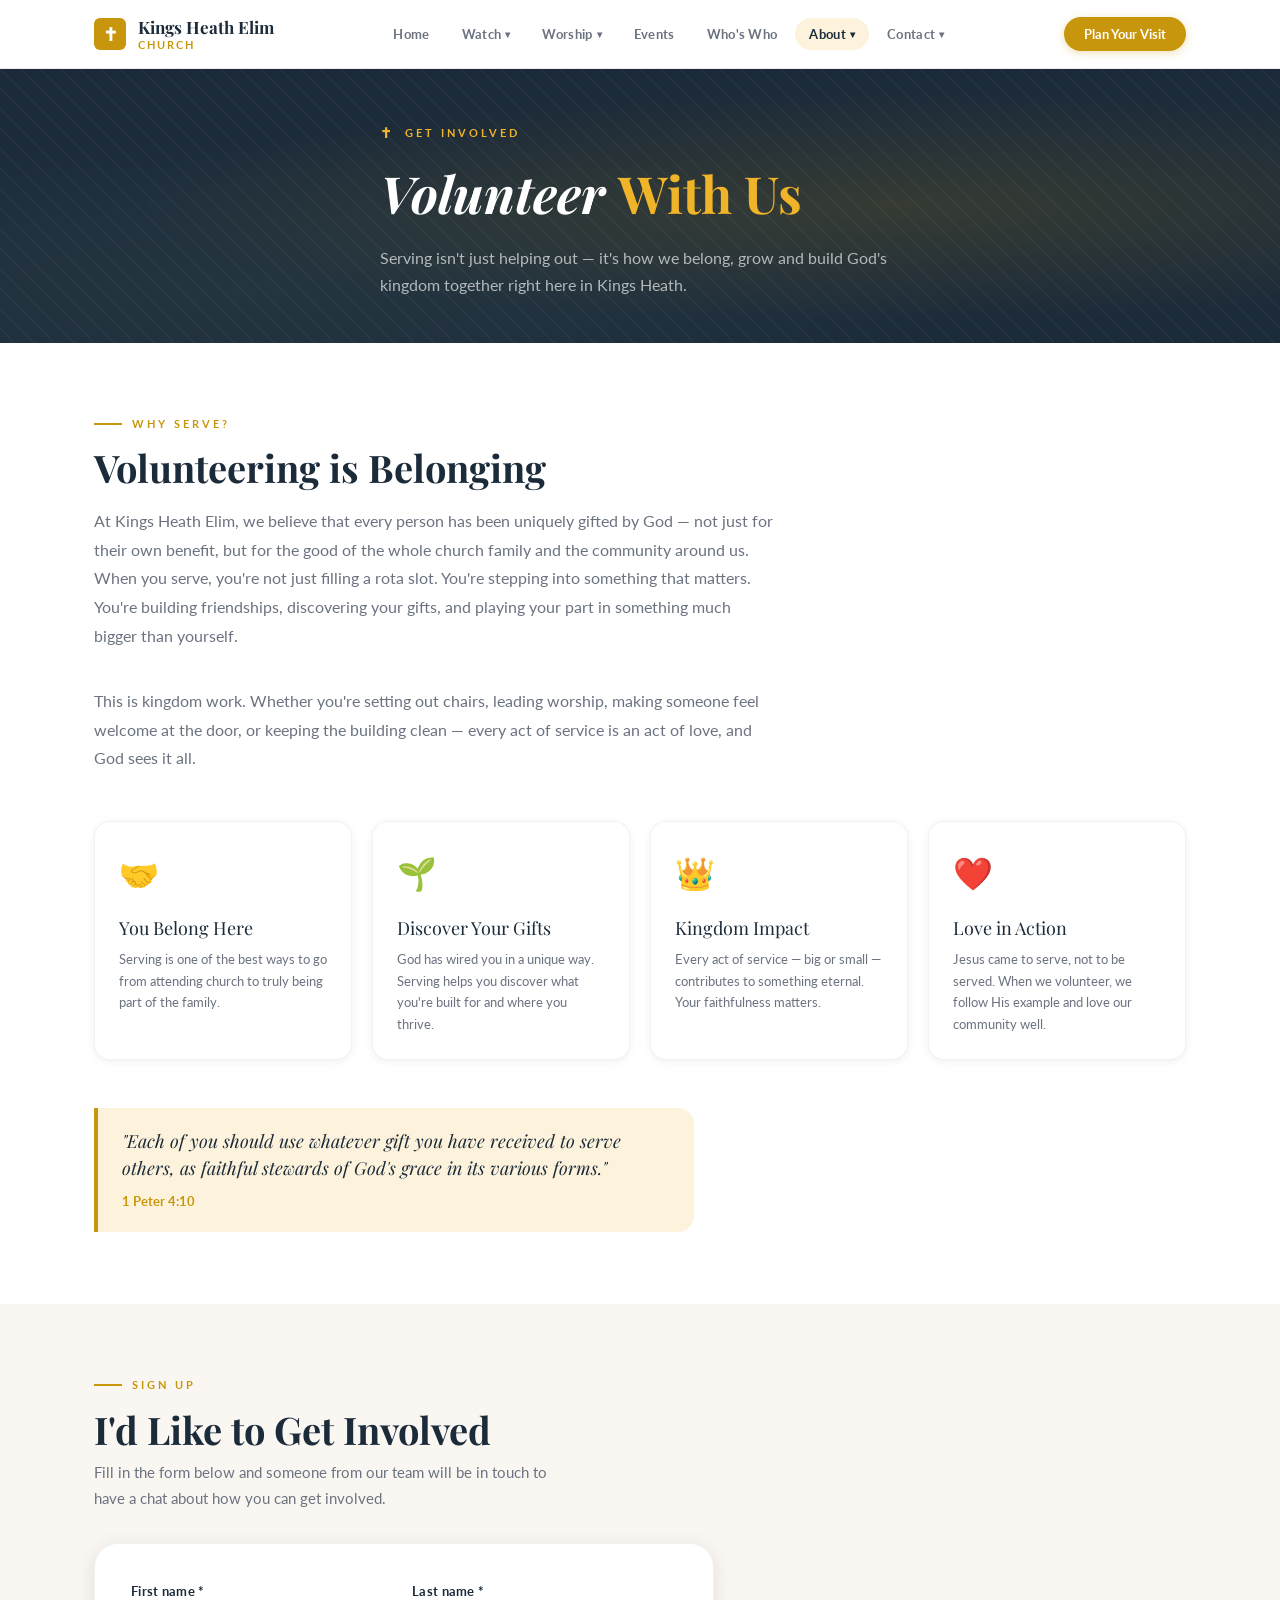
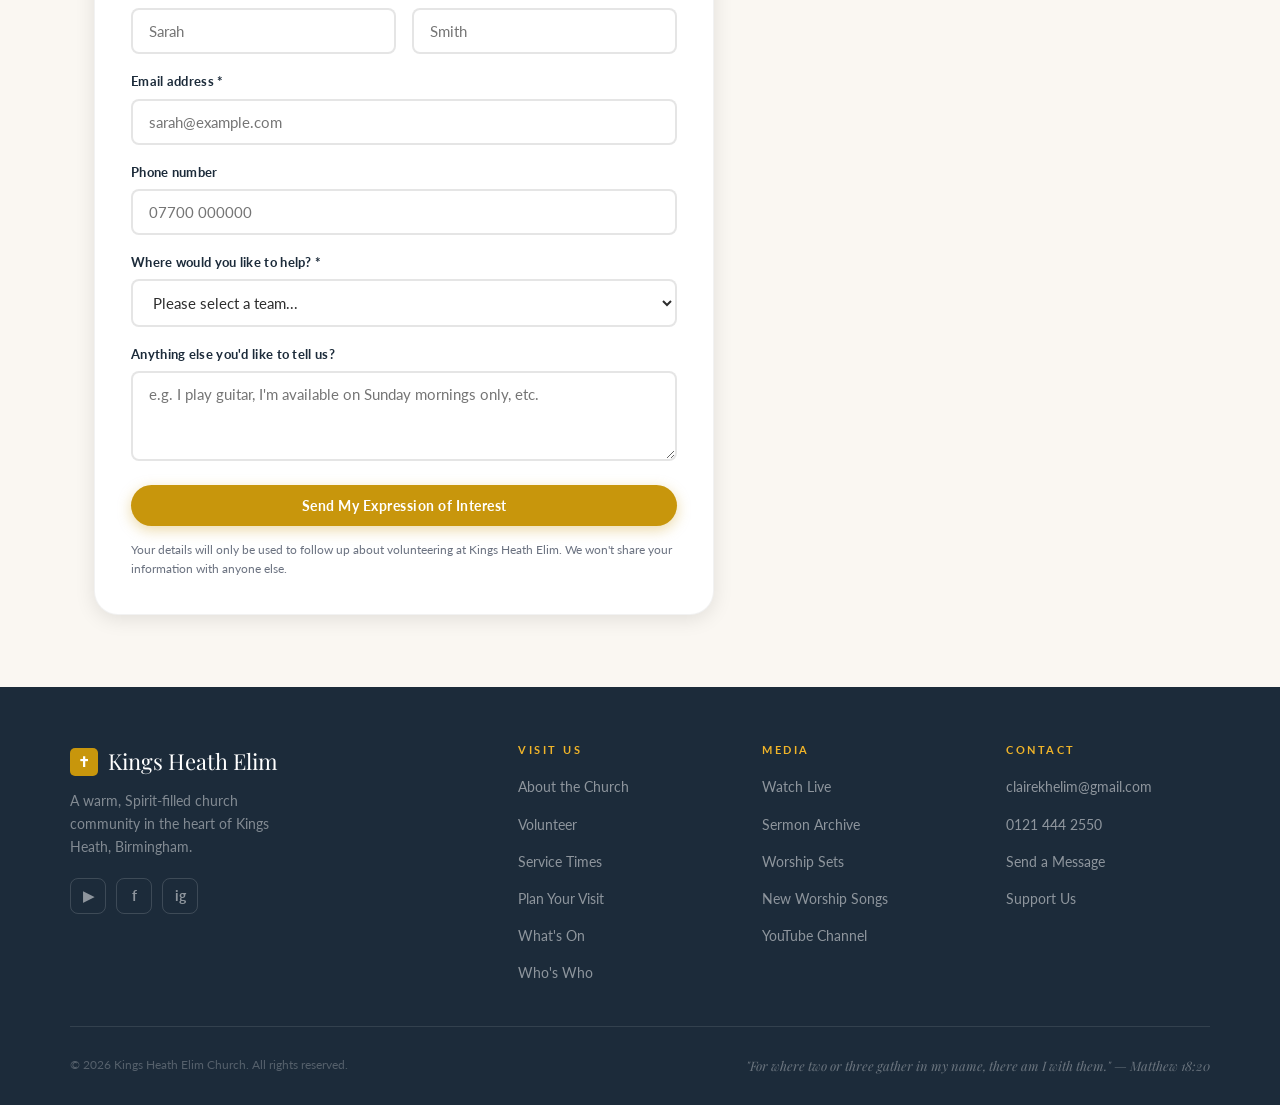
<file: kings-heath-elim/pages/volunteer.html>
<!DOCTYPE html>
<html lang="en">
<head>
  <meta charset="UTF-8" />
  <meta name="viewport" content="width=device-width, initial-scale=1.0" />
  <title>Volunteer · Kings Heath Elim</title>
  <link rel="stylesheet" href="../css/styles.css" />
  <style>
    .value-grid {
      display: grid;
      grid-template-columns: repeat(auto-fill, minmax(220px, 1fr));
      gap: 20px;
      margin-bottom: 48px;
    }
    .value-card {
      background: white;
      border-radius: var(--radius-lg);
      padding: 24px;
      border: 1px solid rgba(0,0,0,0.05);
      box-shadow: var(--shadow-sm);
    }
    .value-icon { font-size: 32px; margin-bottom: 12px; }
    .value-title { font-family: var(--font-display); font-size: 18px; color: var(--deep); margin-bottom: 6px; }
    .value-desc { font-size: 13px; color: var(--text-muted); line-height: 1.65; }
    .vol-form {
      background: white;
      border-radius: var(--radius-xl);
      padding: 36px;
      box-shadow: var(--shadow-md);
      border: 1px solid rgba(0,0,0,0.05);
      max-width: 620px;
    }
    .form-row {
      display: grid;
      grid-template-columns: 1fr 1fr;
      gap: 16px;
    }
    @media (max-width: 500px) { .form-row { grid-template-columns: 1fr; } }
  </style>
</head>
<body>
  <div id="nav-placeholder"></div>

  <section class="hero" style="min-height:auto; padding:52px 24px 44px;">
    <div class="hero-bg"></div>
    <div class="hero-pattern"></div>
    <div class="container" style="position:relative;z-index:2;">
      <div class="hero-eyebrow">Get Involved</div>
      <h1 style="color:white; font-size:clamp(32px,4vw,52px);">Volunteer <em style="color:var(--gold-light);">With Us</em></h1>
      <p style="color:rgba(255,255,255,0.65); font-size:16px; max-width:520px; margin-top:12px;">Serving isn't just helping out — it's how we belong, grow and build God's kingdom together right here in Kings Heath.</p>
    </div>
  </section>

  <!-- WHY VOLUNTEER -->
  <section class="section bg-white">
    <div class="container">
      <div class="section-label">Why Serve?</div>
      <h2 class="section-title" style="margin-bottom:16px;">Volunteering is Belonging</h2>
      <p style="font-size:16px; color:var(--text-muted); line-height:1.8; max-width:680px; margin-bottom:36px;">
        At Kings Heath Elim, we believe that every person has been uniquely gifted by God — not just for their own benefit, but for the good of the whole church family and the community around us. When you serve, you're not just filling a rota slot. You're stepping into something that matters. You're building friendships, discovering your gifts, and playing your part in something much bigger than yourself.
      </p>
      <p style="font-size:16px; color:var(--text-muted); line-height:1.8; max-width:680px; margin-bottom:48px;">
        This is kingdom work. Whether you're setting out chairs, leading worship, making someone feel welcome at the door, or keeping the building clean — every act of service is an act of love, and God sees it all.
      </p>

      <div class="value-grid">
        <div class="value-card">
          <div class="value-icon">🤝</div>
          <div class="value-title">You Belong Here</div>
          <div class="value-desc">Serving is one of the best ways to go from attending church to truly being part of the family.</div>
        </div>
        <div class="value-card">
          <div class="value-icon">🌱</div>
          <div class="value-title">Discover Your Gifts</div>
          <div class="value-desc">God has wired you in a unique way. Serving helps you discover what you're built for and where you thrive.</div>
        </div>
        <div class="value-card">
          <div class="value-icon">👑</div>
          <div class="value-title">Kingdom Impact</div>
          <div class="value-desc">Every act of service — big or small — contributes to something eternal. Your faithfulness matters.</div>
        </div>
        <div class="value-card">
          <div class="value-icon">❤️</div>
          <div class="value-title">Love in Action</div>
          <div class="value-desc">Jesus came to serve, not to be served. When we volunteer, we follow His example and love our community well.</div>
        </div>
      </div>

      <!-- SCRIPTURE QUOTE -->
      <div style="background:var(--gold-pale); border-left:4px solid var(--gold); border-radius:0 var(--radius-lg) var(--radius-lg) 0; padding:20px 24px; max-width:600px; margin-bottom:0;">
        <p style="font-family:var(--font-display); font-size:18px; font-style:italic; color:var(--deep); line-height:1.5; margin-bottom:8px;">"Each of you should use whatever gift you have received to serve others, as faithful stewards of God's grace in its various forms."</p>
        <p style="font-size:13px; font-weight:700; color:var(--gold);">1 Peter 4:10</p>
      </div>
    </div>
  </section>

  <!-- VOLUNTEER FORM -->
  <section class="section bg-cream">
    <div class="container">
      <div class="section-label">Sign Up</div>
      <h2 class="section-title" style="margin-bottom:8px;">I'd Like to Get Involved</h2>
      <p style="font-size:15px; color:var(--text-muted); margin-bottom:32px; max-width:480px;">Fill in the form below and someone from our team will be in touch to have a chat about how you can get involved.</p>

      <div class="vol-form">
        <form id="volunteer-form">
          <div class="form-row" style="margin-bottom:16px;">
            <div class="form-group">
              <label for="vol-first">First name *</label>
              <input type="text" id="vol-first" placeholder="Sarah" required />
            </div>
            <div class="form-group">
              <label for="vol-last">Last name *</label>
              <input type="text" id="vol-last" placeholder="Smith" required />
            </div>
          </div>

          <div class="form-group" style="margin-bottom:16px;">
            <label for="vol-email">Email address *</label>
            <input type="email" id="vol-email" placeholder="sarah@example.com" required />
          </div>

          <div class="form-group" style="margin-bottom:16px;">
            <label for="vol-phone">Phone number</label>
            <input type="tel" id="vol-phone" placeholder="07700 000000" />
          </div>

          <div class="form-group" style="margin-bottom:16px;">
            <label for="vol-team">Where would you like to help? *</label>
            <select id="vol-team" required>
              <option value="">Please select a team...</option>
              <option value="Worship Team">Worship Team</option>
              <option value="Tech Team">Tech Team</option>
              <option value="Youth Team">Youth Team</option>
              <option value="Kids Team">Kids Team</option>
              <option value="Cleaning Team">Cleaning Team</option>
              <option value="Tea and Coffee Team">Tea and Coffee Team</option>
              <option value="Welcome Team">Welcome Team</option>
              <option value="Security Team">Security Team</option>
              <option value="Not sure yet">Not sure yet — happy to chat</option>
            </select>
          </div>

          <div class="form-group" style="margin-bottom:24px;">
            <label for="vol-message">Anything else you'd like to tell us?</label>
            <textarea id="vol-message" placeholder="e.g. I play guitar, I'm available on Sunday mornings only, etc." style="min-height:90px;"></textarea>
          </div>

          <button type="submit" class="btn btn-primary" style="width:100%; justify-content:center;">Send My Expression of Interest</button>

          <p style="font-size:12px; color:var(--text-muted); margin-top:14px; line-height:1.6;">
            Your details will only be used to follow up about volunteering at Kings Heath Elim. We won't share your information with anyone else.
          </p>
        </form>
        <div id="vol-success" style="display:none; text-align:center; padding:32px 0;">
          <div style="font-size:48px; margin-bottom:12px;">🙌</div>
          <h3 style="margin-bottom:8px;">Thank you!</h3>
          <p style="color:var(--text-muted); font-size:15px;">We've received your expression of interest and someone will be in touch soon. We're so glad you want to get involved!</p>
        </div>
      </div>
    </div>
  </section>

  <div id="footer-placeholder"></div>
  <script src="../js/data.js"></script>
  <script src="../js/components.js"></script>
  <script src="../js/main.js"></script>
  <script>
    injectNav('volunteer');
    injectFooter(false);

    document.getElementById('volunteer-form').addEventListener('submit', function(e) {
      e.preventDefault();

      const first   = document.getElementById('vol-first').value;
      const last    = document.getElementById('vol-last').value;
      const email   = document.getElementById('vol-email').value;
      const phone   = document.getElementById('vol-phone').value;
      const team    = document.getElementById('vol-team').value;
      const message = document.getElementById('vol-message').value;

      // Build mailto link — sends to church email
      const subject = encodeURIComponent(`Volunteer Expression of Interest — ${first} ${last}`);
      const body = encodeURIComponent(
        `New volunteer expression of interest:\n\n` +
        `Name: ${first} ${last}\n` +
        `Email: ${email}\n` +
        `Phone: ${phone || 'Not provided'}\n` +
        `Team: ${team}\n` +
        `Message: ${message || 'None'}\n`
      );

      window.location.href = `mailto:${CHURCH_DATA.church.email}?subject=${subject}&body=${body}`;

      // Show success message
      document.getElementById('volunteer-form').style.display = 'none';
      document.getElementById('vol-success').style.display = 'block';
    });
  </script>
</body>
</html>
</file>
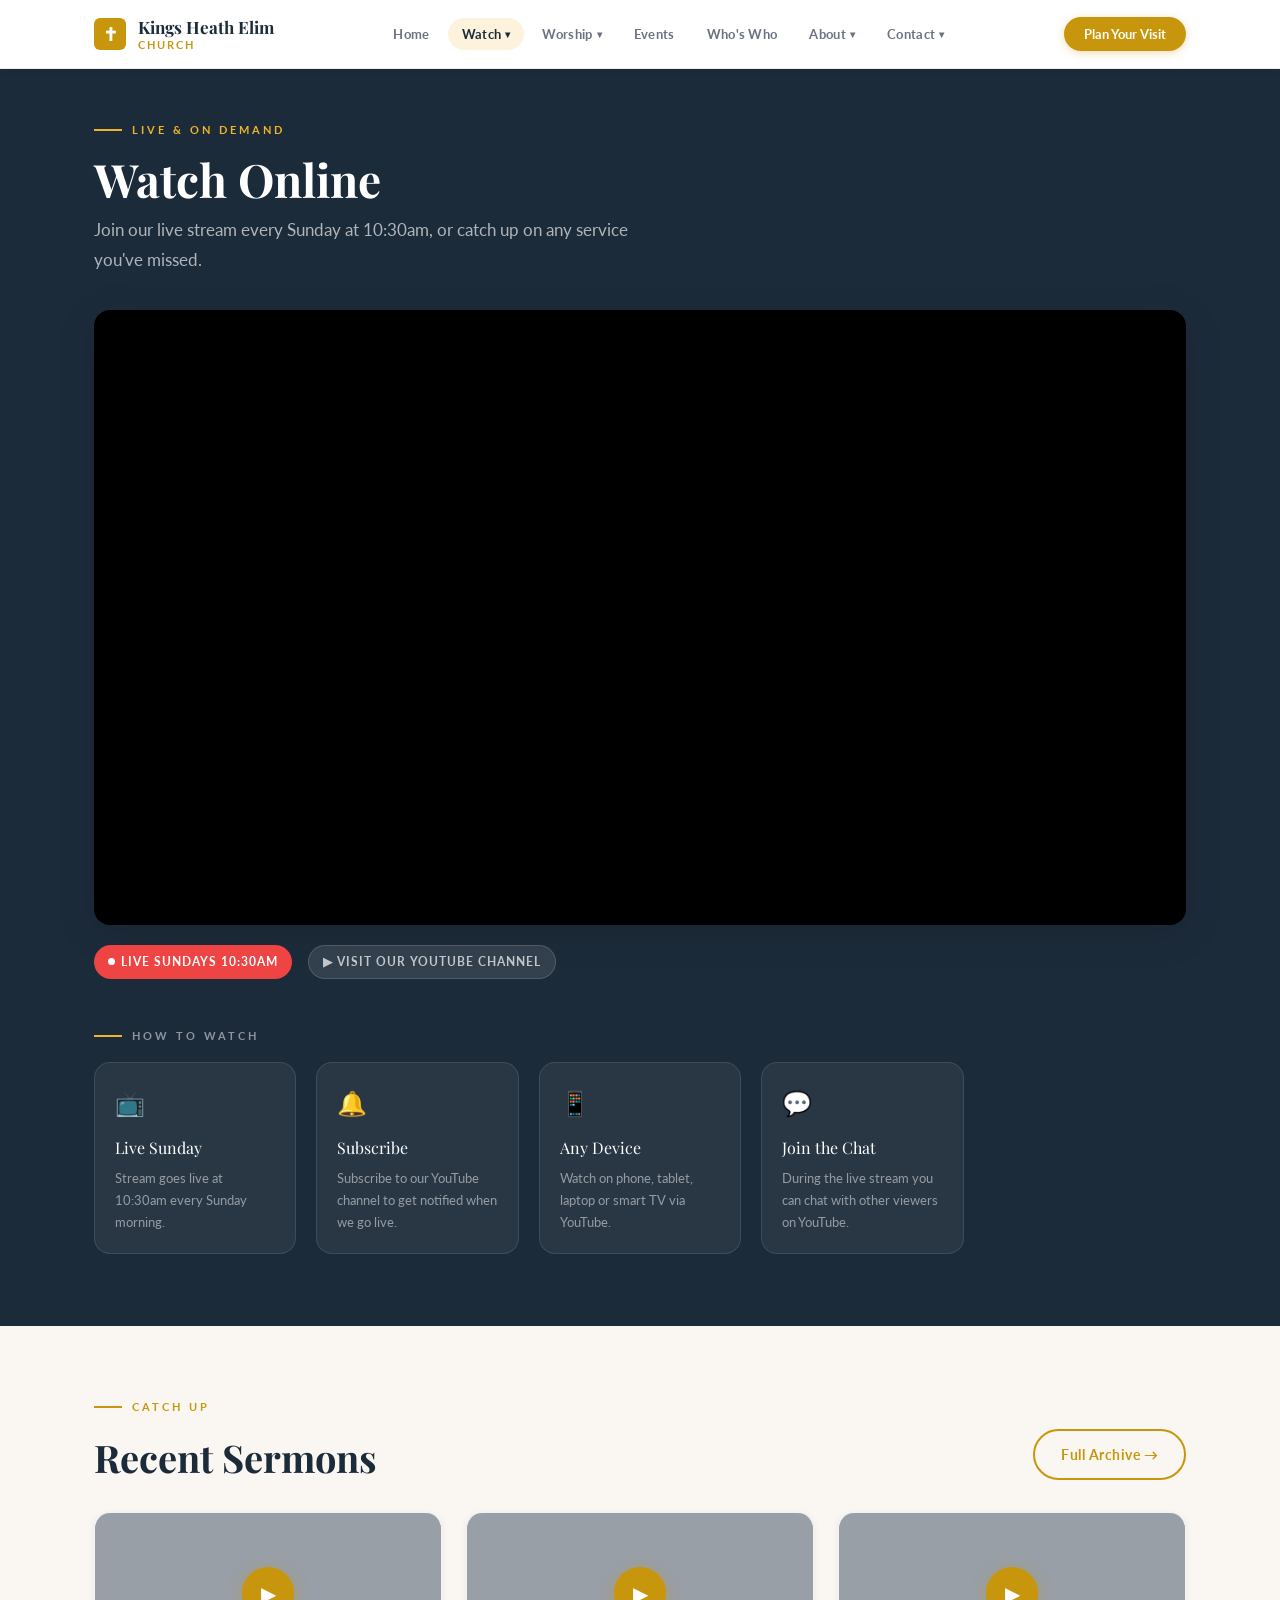
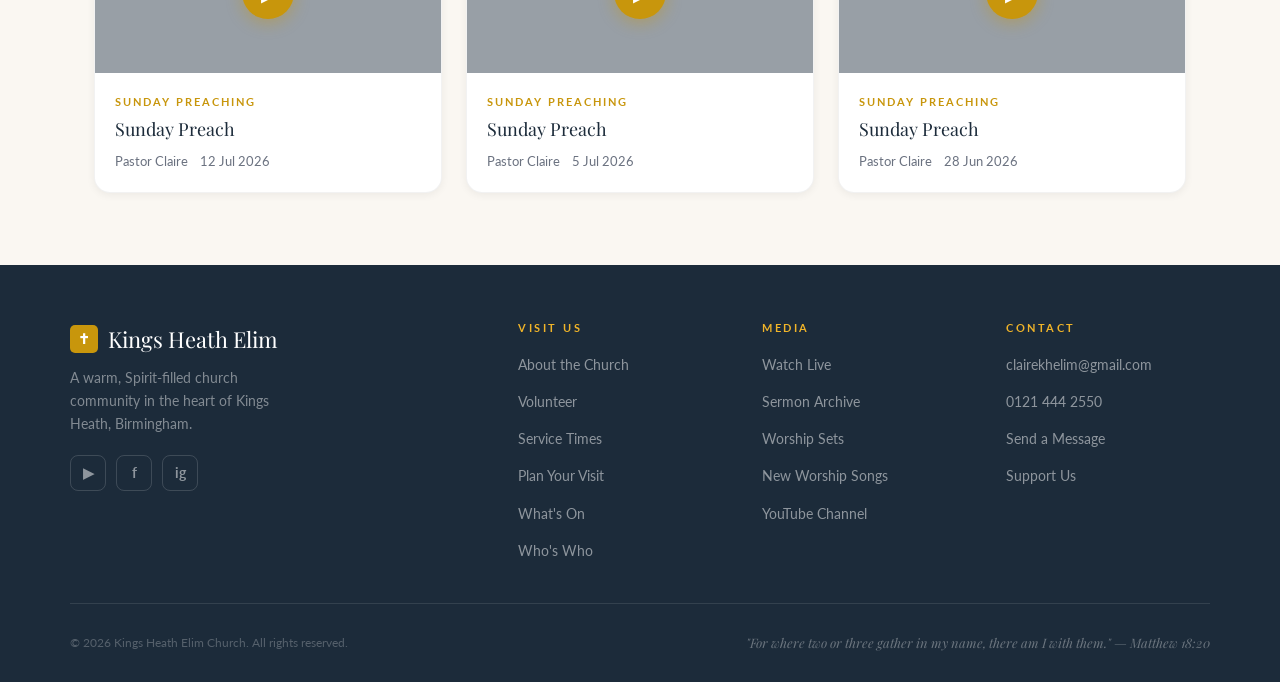
<file: kings-heath-elim/pages/watch.html>
<!DOCTYPE html>
<html lang="en">
<head>
  <meta charset="UTF-8" />
  <meta name="viewport" content="width=device-width, initial-scale=1.0" />
  <title>Watch Live · Kings Heath Elim</title>
  <link rel="stylesheet" href="../css/styles.css" />
</head>
<body>
  <div id="nav-placeholder"></div>

  <section class="section stream-section" style="padding-top:52px;">
    <div class="container">
      <div class="section-label">Live &amp; On Demand</div>
      <h1 class="section-title" style="font-size:clamp(30px,4vw,46px); margin-bottom:8px;">Watch Online</h1>
      <p class="section-sub" style="margin-bottom:36px;">Join our live stream every Sunday at 10:30am, or catch up on any service you've missed.</p>
      <div id="stream-container"></div>

      <div style="margin-top:48px;">
        <div class="section-label" style="color:rgba(255,255,255,0.5);">How to watch</div>
        <div style="display:grid; grid-template-columns:repeat(auto-fill,minmax(200px,1fr)); gap:20px; margin-top:16px;">
          <div style="background:rgba(255,255,255,0.06); border:1px solid rgba(255,255,255,0.1); border-radius:var(--radius-lg); padding:20px;">
            <div style="font-size:24px; margin-bottom:10px;">📺</div>
            <div style="font-family:var(--font-display); font-size:16px; color:white; margin-bottom:6px;">Live Sunday</div>
            <div style="font-size:13px; color:rgba(255,255,255,0.5);">Stream goes live at 10:30am every Sunday morning.</div>
          </div>
          <div style="background:rgba(255,255,255,0.06); border:1px solid rgba(255,255,255,0.1); border-radius:var(--radius-lg); padding:20px;">
            <div style="font-size:24px; margin-bottom:10px;">🔔</div>
            <div style="font-family:var(--font-display); font-size:16px; color:white; margin-bottom:6px;">Subscribe</div>
            <div style="font-size:13px; color:rgba(255,255,255,0.5);">Subscribe to our YouTube channel to get notified when we go live.</div>
          </div>
          <div style="background:rgba(255,255,255,0.06); border:1px solid rgba(255,255,255,0.1); border-radius:var(--radius-lg); padding:20px;">
            <div style="font-size:24px; margin-bottom:10px;">📱</div>
            <div style="font-family:var(--font-display); font-size:16px; color:white; margin-bottom:6px;">Any Device</div>
            <div style="font-size:13px; color:rgba(255,255,255,0.5);">Watch on phone, tablet, laptop or smart TV via YouTube.</div>
          </div>
          <div style="background:rgba(255,255,255,0.06); border:1px solid rgba(255,255,255,0.1); border-radius:var(--radius-lg); padding:20px;">
            <div style="font-size:24px; margin-bottom:10px;">💬</div>
            <div style="font-family:var(--font-display); font-size:16px; color:white; margin-bottom:6px;">Join the Chat</div>
            <div style="font-size:13px; color:rgba(255,255,255,0.5);">During the live stream you can chat with other viewers on YouTube.</div>
          </div>
        </div>
      </div>
    </div>
  </section>

  <section class="section bg-cream">
    <div class="container">
      <div class="section-label">Catch Up</div>
      <div style="display:flex; justify-content:space-between; align-items:flex-end; flex-wrap:wrap; gap:16px; margin-bottom:32px;">
        <h2 class="section-title" style="margin:0;">Recent Sermons</h2>
        <a href="sermons.html" class="btn btn-ghost">Full Archive →</a>
      </div>
      <div class="sermons-grid" id="sermons-grid"></div>
    </div>
  </section>

  <div id="footer-placeholder"></div>
  <script src="../js/data.js"></script>
  <script src="../js/components.js"></script>
  <script src="../js/main.js"></script>
  <script>
    injectNav('watch');
    injectFooter(false);
  </script>
</body>
</html>
</file>
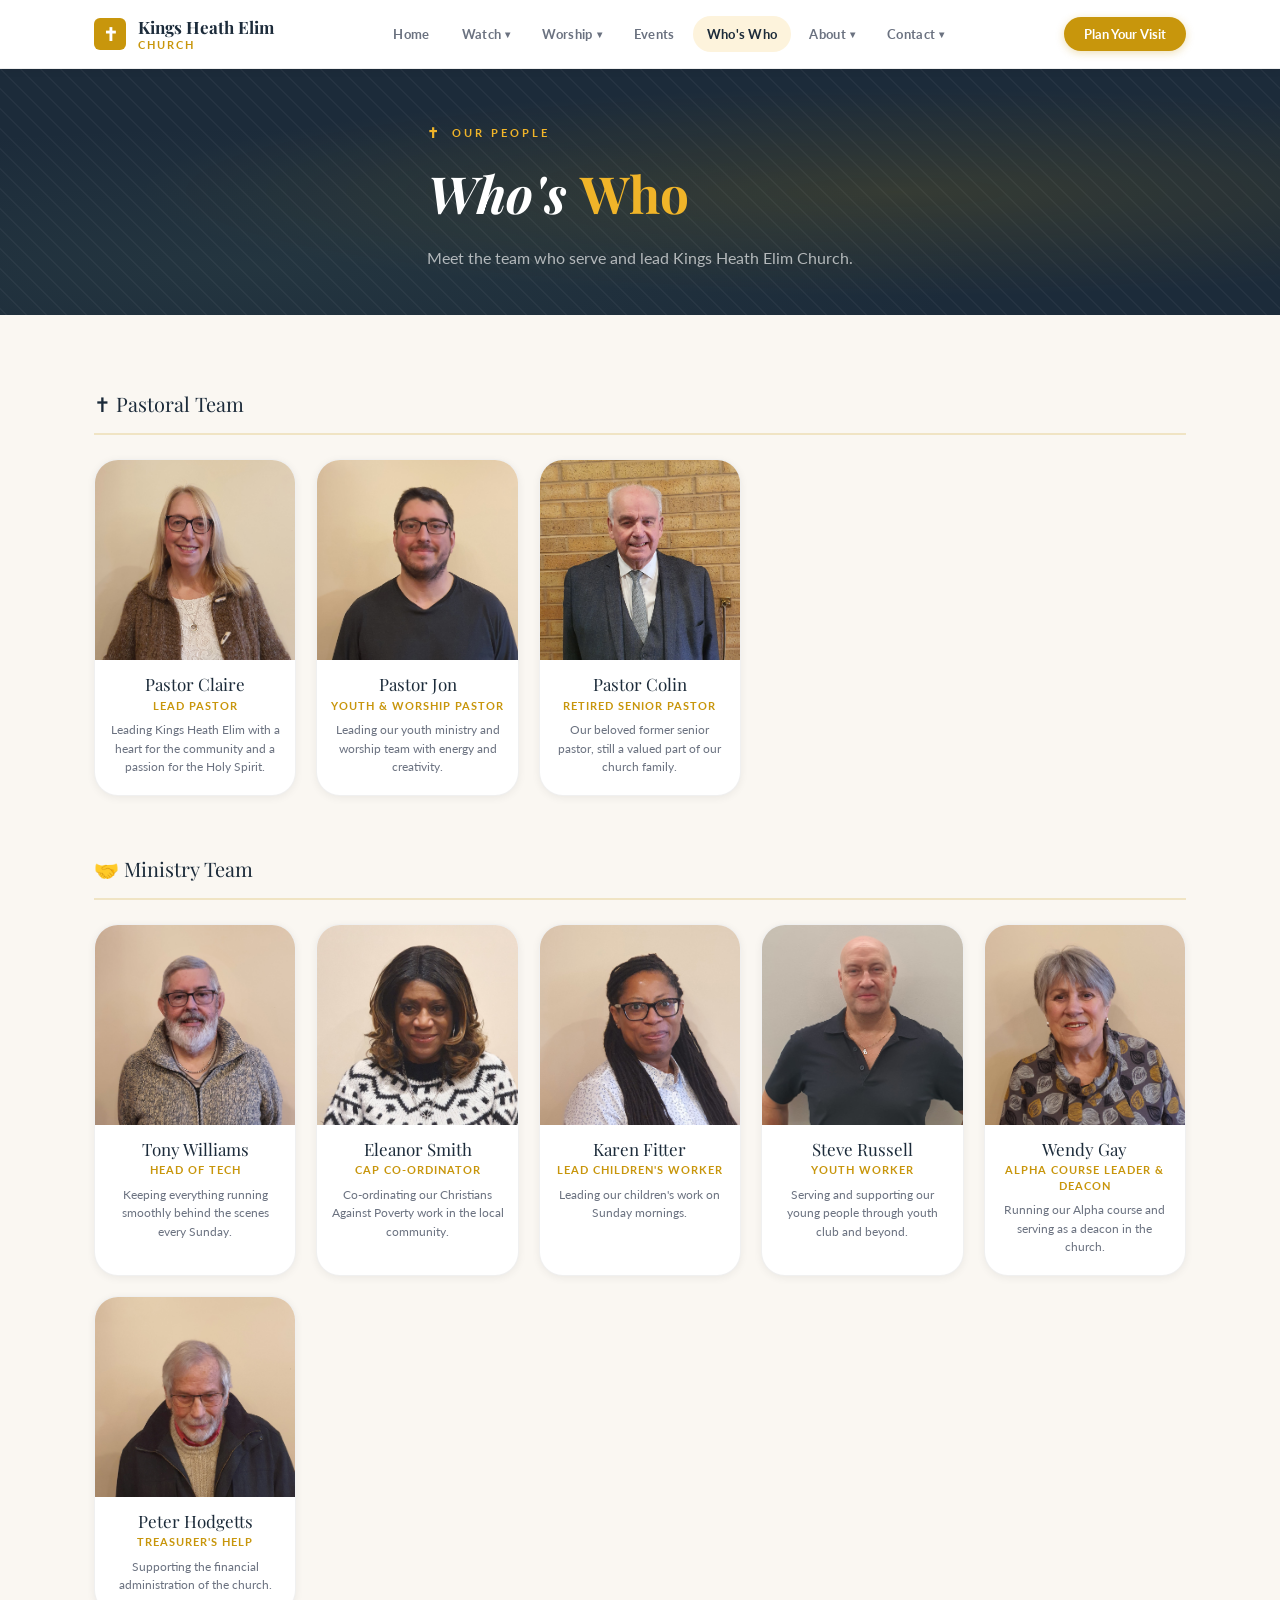
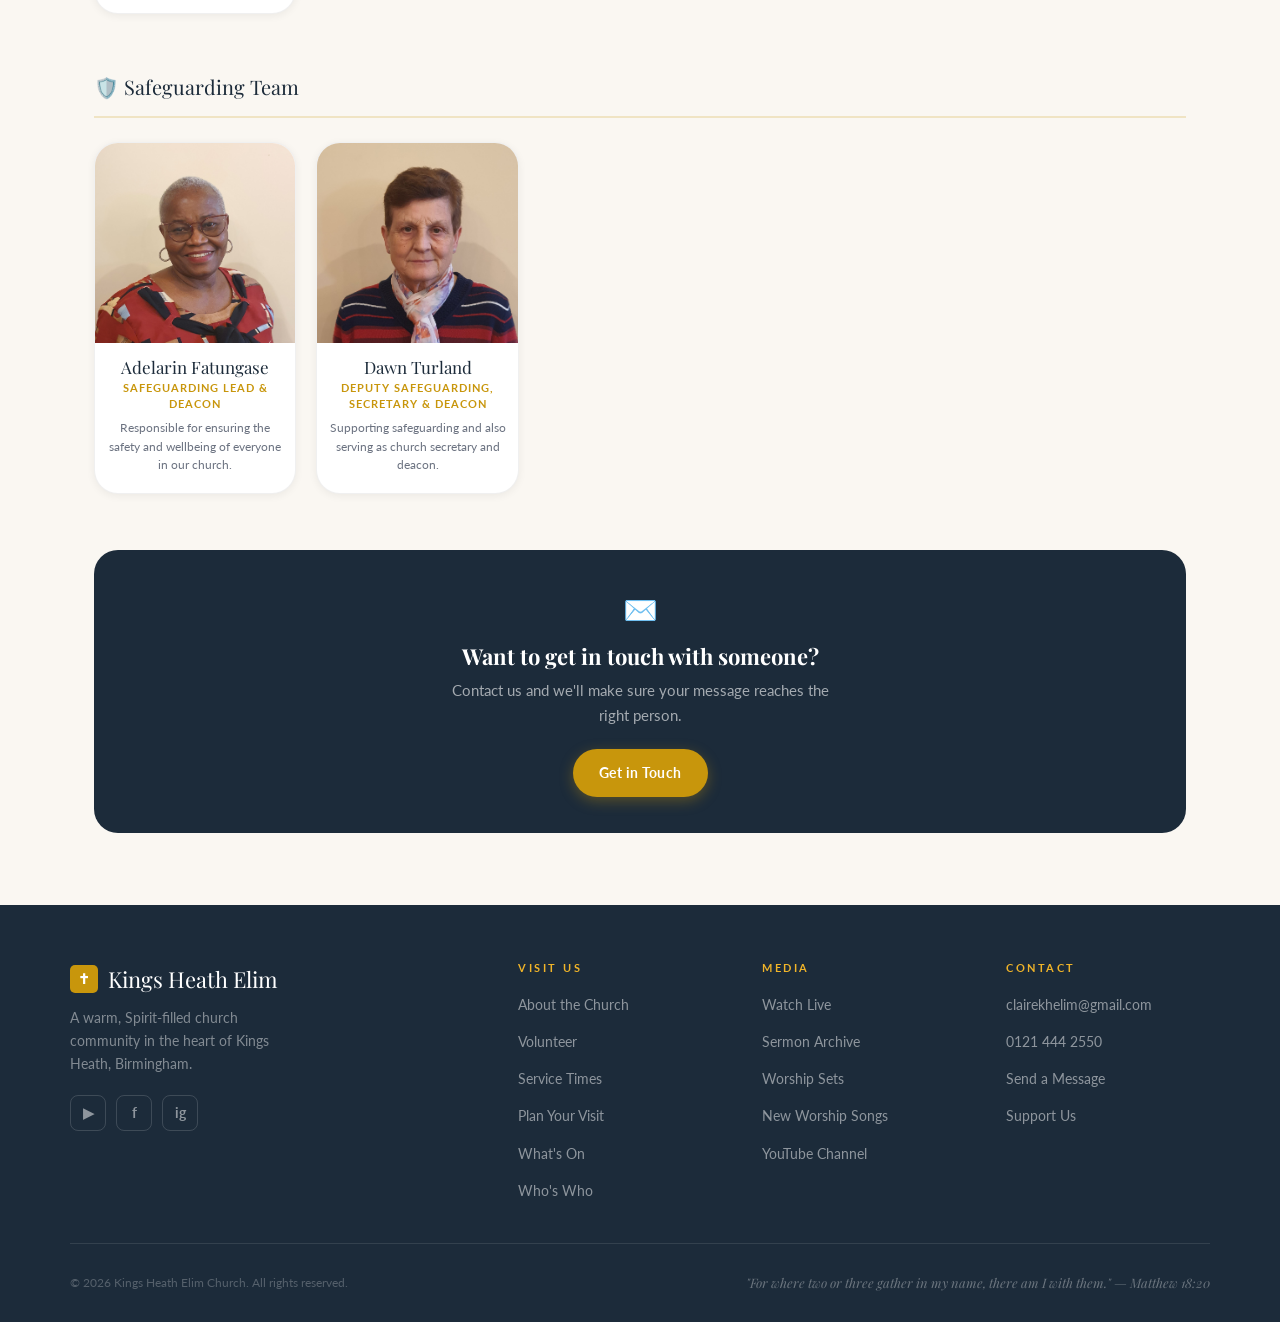
<file: kings-heath-elim/pages/whos-who.html>
<!DOCTYPE html>
<html lang="en">
<head>
  <meta charset="UTF-8" />
  <meta name="viewport" content="width=device-width, initial-scale=1.0" />
  <title>Who's Who · Kings Heath Elim</title>
  <link rel="stylesheet" href="../css/styles.css" />
  <style>
    .ww-section { margin-bottom: 56px; }
    .ww-section-title {
      font-family: var(--font-display);
      font-size: 20px;
      color: var(--deep);
      margin-bottom: 24px;
      padding-bottom: 12px;
      border-bottom: 2px solid var(--border);
    }
    .ww-grid {
      display: grid;
      grid-template-columns: repeat(auto-fill, minmax(200px, 1fr));
      gap: 20px;
    }
    .ww-card {
      background: white;
      border: 1px solid rgba(0,0,0,0.06);
      border-radius: var(--radius-xl);
      overflow: hidden;
      box-shadow: var(--shadow-sm);
      text-align: center;
      transition: transform var(--transition), box-shadow var(--transition);
    }
    .ww-card:hover { transform: translateY(-3px); box-shadow: var(--shadow-md); }
    .ww-photo {
      width: 100%;
      height: 200px;
      object-fit: cover;
      object-position: top center;
      display: block;
    }
    .ww-body { padding: 14px 12px 18px; }
    .ww-name {
      font-family: var(--font-display);
      font-size: 17px;
      color: var(--deep);
      margin-bottom: 3px;
      line-height: 1.2;
    }
    .ww-role {
      font-size: 11px;
      font-weight: 700;
      letter-spacing: 1px;
      text-transform: uppercase;
      color: var(--gold);
      margin-bottom: 8px;
      line-height: 1.4;
    }
    .ww-desc {
      font-size: 12px;
      color: var(--text-muted);
      line-height: 1.55;
    }
    .ww-badge {
      display: inline-block;
      font-size: 10px;
      font-weight: 800;
      letter-spacing: 1px;
      text-transform: uppercase;
      background: var(--sage-light);
      color: var(--sage);
      border: 1px solid rgba(107,143,113,0.3);
      padding: 3px 10px;
      border-radius: 50px;
      margin-top: 6px;
    }
  </style>
</head>
<body>
  <div id="nav-placeholder"></div>

  <section class="hero" style="min-height:auto; padding:52px 24px 44px;">
    <div class="hero-bg"></div>
    <div class="hero-pattern"></div>
    <div class="container" style="position:relative;z-index:2;">
      <div class="hero-eyebrow">Our People</div>
      <h1 style="color:white; font-size:clamp(32px,4vw,52px);">Who's <em style="color:var(--gold-light);">Who</em></h1>
      <p style="color:rgba(255,255,255,0.65); font-size:16px; max-width:500px; margin-top:12px;">Meet the team who serve and lead Kings Heath Elim Church.</p>
    </div>
  </section>

  <section class="section bg-cream">
    <div class="container">

      <!-- PASTORAL TEAM -->
      <div class="ww-section">
        <div class="ww-section-title">✝ Pastoral Team</div>
        <div class="ww-grid">
          <div class="ww-card">
            <img src="../images/claire.jpg" alt="Pastor Claire" class="ww-photo" />
            <div class="ww-body">
              <div class="ww-name">Pastor Claire</div>
              <div class="ww-role">Lead Pastor</div>
              <div class="ww-desc">Leading Kings Heath Elim with a heart for the community and a passion for the Holy Spirit.</div>
            </div>
          </div>
          <div class="ww-card">
            <img src="../images/jon.jpg" alt="Pastor Jon" class="ww-photo" />
            <div class="ww-body">
              <div class="ww-name">Pastor Jon</div>
              <div class="ww-role">Youth &amp; Worship Pastor</div>
              <div class="ww-desc">Leading our youth ministry and worship team with energy and creativity.</div>
            </div>
          </div>
          <div class="ww-card">
            <img src="../images/colin.jpg" alt="Pastor Colin" class="ww-photo" />
            <div class="ww-body">
              <div class="ww-name">Pastor Colin</div>
              <div class="ww-role">Retired Senior Pastor</div>
              <div class="ww-desc">Our beloved former senior pastor, still a valued part of our church family.</div>
            </div>
          </div>
        </div>
      </div>

      <!-- MINISTRY TEAM -->
      <div class="ww-section">
        <div class="ww-section-title">🤝 Ministry Team</div>
        <div class="ww-grid">
          <div class="ww-card">
            <img src="../images/tony.jpg" alt="Tony Williams" class="ww-photo" />
            <div class="ww-body">
              <div class="ww-name">Tony Williams</div>
              <div class="ww-role">Head of Tech</div>
              <div class="ww-desc">Keeping everything running smoothly behind the scenes every Sunday.</div>
            </div>
          </div>
          <div class="ww-card">
            <img src="../images/eleanor.jpg" alt="Eleanor Smith" class="ww-photo" />
            <div class="ww-body">
              <div class="ww-name">Eleanor Smith</div>
              <div class="ww-role">CAP Co-ordinator</div>
              <div class="ww-desc">Co-ordinating our Christians Against Poverty work in the local community.</div>
            </div>
          </div>
          <div class="ww-card">
            <img src="../images/karen.jpg" alt="Karen Fitter" class="ww-photo" />
            <div class="ww-body">
              <div class="ww-name">Karen Fitter</div>
              <div class="ww-role">Lead Children's Worker</div>
              <div class="ww-desc">Leading our children's work on Sunday mornings.</div>
            </div>
          </div>
          <div class="ww-card">
            <img src="../images/steve.jpg" alt="Steve Russell" class="ww-photo" />
            <div class="ww-body">
              <div class="ww-name">Steve Russell</div>
              <div class="ww-role">Youth Worker</div>
              <div class="ww-desc">Serving and supporting our young people through youth club and beyond.</div>
            </div>
          </div>
          <div class="ww-card">
            <img src="../images/wendy.jpg" alt="Wendy Gay" class="ww-photo" />
            <div class="ww-body">
              <div class="ww-name">Wendy Gay</div>
              <div class="ww-role">Alpha Course Leader &amp; Deacon</div>
              <div class="ww-desc">Running our Alpha course and serving as a deacon in the church.</div>
            </div>
          </div>
          <div class="ww-card">
            <img src="../images/peter.jpg" alt="Peter Hodgetts" class="ww-photo" />
            <div class="ww-body">
              <div class="ww-name">Peter Hodgetts</div>
              <div class="ww-role">Treasurer's Help</div>
              <div class="ww-desc">Supporting the financial administration of the church.</div>
            </div>
          </div>
        </div>
      </div>

      <!-- SAFEGUARDING -->
      <div class="ww-section">
        <div class="ww-section-title">🛡️ Safeguarding Team</div>
        <div class="ww-grid">
          <div class="ww-card">
            <img src="../images/dela.jpg" alt="Adelarin Fatungase" class="ww-photo" />
            <div class="ww-body">
              <div class="ww-name">Adelarin Fatungase</div>
              <div class="ww-role">Safeguarding Lead &amp; Deacon</div>
              <div class="ww-desc">Responsible for ensuring the safety and wellbeing of everyone in our church.</div>
            </div>
          </div>
          <div class="ww-card">
            <img src="../images/dawn.jpg" alt="Dawn Turland" class="ww-photo" />
            <div class="ww-body">
              <div class="ww-name">Dawn Turland</div>
              <div class="ww-role">Deputy Safeguarding, Secretary &amp; Deacon</div>
              <div class="ww-desc">Supporting safeguarding and also serving as church secretary and deacon.</div>
            </div>
          </div>
        </div>
      </div>

      <!-- CONTACT CTA -->
      <div style="background:var(--deep); border-radius:var(--radius-xl); padding:36px; text-align:center; color:white;">
        <div style="font-size:28px; margin-bottom:10px;">✉️</div>
        <h3 style="color:white; margin-bottom:8px;">Want to get in touch with someone?</h3>
        <p style="color:rgba(255,255,255,0.6); font-size:15px; margin-bottom:20px; max-width:400px; margin-left:auto; margin-right:auto;">Contact us and we'll make sure your message reaches the right person.</p>
        <a href="contact.html" class="btn btn-primary">Get in Touch</a>
      </div>

    </div>
  </section>

  <div id="footer-placeholder"></div>
  <script src="../js/data.js"></script>
  <script src="../js/components.js"></script>
  <script src="../js/main.js"></script>
  <script>injectNav('whos-who'); injectFooter(false);</script>
</body>
</html>
</file>
<file: kings-heath-elim/css/styles.css>
/* =============================================
   KINGS HEATH ELIM — Main Stylesheet
   Warm, welcoming church website
   ============================================= */

@import url('https://fonts.googleapis.com/css2?family=Playfair+Display:ital,wght@0,400;0,600;0,700;1,400&family=Lato:wght@300;400;700&display=swap');

:root {
  --cream:        #FAF7F2;
  --warm-white:   #FFFFFF;
  --deep:         #1C2B3A;
  --navy:         #243447;
  --gold:         #C8960C;
  --gold-light:   #F0B429;
  --gold-pale:    #FDF3DC;
  --terracotta:   #C4622D;
  --sage:         #6B8F71;
  --sage-light:   #EDF3EE;
  --text:         #2D2D2D;
  --text-muted:   #6B7280;
  --border:       rgba(200, 150, 12, 0.2);

  --font-display: 'Playfair Display', Georgia, serif;
  --font-body:    'Lato', sans-serif;

  --radius-sm:  4px;
  --radius-md:  8px;
  --radius-lg:  16px;
  --radius-xl:  24px;

  --shadow-sm: 0 2px 8px rgba(0,0,0,0.06);
  --shadow-md: 0 4px 20px rgba(0,0,0,0.1);
  --shadow-lg: 0 8px 40px rgba(0,0,0,0.12);

  --transition: 0.2s ease;
}

*, *::before, *::after { box-sizing: border-box; margin: 0; padding: 0; }
html { scroll-behavior: smooth; }

body {
  font-family: var(--font-body);
  background: var(--cream);
  color: var(--text);
  font-size: 16px;
  line-height: 1.7;
}

a { color: inherit; text-decoration: none; }
img { display: block; max-width: 100%; }
button { cursor: pointer; font-family: var(--font-body); }
ul { list-style: none; }

h1, h2, h3, h4 {
  font-family: var(--font-display);
  line-height: 1.2;
  color: var(--deep);
}

h1 { font-size: clamp(36px, 5vw, 60px); }
h2 { font-size: clamp(26px, 3vw, 38px); }
h3 { font-size: 22px; }
h4 { font-size: 18px; }

.container { max-width: 1140px; margin: 0 auto; padding: 0 24px; }
.section { padding: 72px 0; }
.section-sm { padding: 48px 0; }

.section-label {
  font-family: var(--font-body);
  font-size: 11px;
  font-weight: 700;
  letter-spacing: 3px;
  text-transform: uppercase;
  color: var(--gold);
  margin-bottom: 12px;
  display: flex;
  align-items: center;
  gap: 10px;
}
.section-label::before {
  content: '';
  display: block;
  width: 28px;
  height: 2px;
  background: var(--gold);
}

.section-title {
  color: var(--deep);
  margin-bottom: 16px;
}

.section-sub {
  font-size: 17px;
  color: var(--text-muted);
  max-width: 540px;
  line-height: 1.75;
}

/* ---- Buttons ---- */
.btn {
  display: inline-flex;
  align-items: center;
  gap: 8px;
  font-family: var(--font-body);
  font-size: 14px;
  font-weight: 700;
  letter-spacing: 0.5px;
  padding: 12px 26px;
  border-radius: 50px;
  border: none;
  transition: all var(--transition);
  cursor: pointer;
}
.btn-primary {
  background: var(--gold);
  color: white;
  box-shadow: 0 4px 14px rgba(200,150,12,0.35);
}
.btn-primary:hover { background: var(--gold-light); transform: translateY(-1px); }

.btn-outline {
  background: transparent;
  color: var(--deep);
  border: 2px solid var(--deep);
}
.btn-outline:hover { background: var(--deep); color: white; }

.btn-white {
  background: white;
  color: var(--deep);
}
.btn-white:hover { background: var(--cream); transform: translateY(-1px); }

.btn-ghost {
  background: transparent;
  color: var(--gold);
  border: 2px solid var(--gold);
}
.btn-ghost:hover { background: var(--gold); color: white; }

/* ---- Cards ---- */
.card {
  background: white;
  border-radius: var(--radius-lg);
  box-shadow: var(--shadow-sm);
  overflow: hidden;
  transition: transform var(--transition), box-shadow var(--transition);
  border: 1px solid rgba(0,0,0,0.05);
}
.card:hover { transform: translateY(-3px); box-shadow: var(--shadow-md); }

/* ---- Divider ---- */
.divider {
  display: flex;
  align-items: center;
  gap: 16px;
  margin: 32px 0;
}
.divider::before, .divider::after {
  content: '';
  flex: 1;
  height: 1px;
  background: var(--border);
}
.divider-cross {
  color: var(--gold);
  font-size: 18px;
}

/* =============================================
   NAV
   ============================================= */

.site-nav {
  background: white;
  border-bottom: 1px solid rgba(0,0,0,0.07);
  position: sticky;
  top: 0;
  z-index: 200;
  box-shadow: var(--shadow-sm);
}

.nav-inner {
  display: flex;
  align-items: center;
  justify-content: space-between;
  height: 68px;
  padding: 0 24px;
  max-width: 1140px;
  margin: 0 auto;
}

.nav-logo {
  display: flex;
  align-items: center;
  gap: 12px;
}
.nav-logo-cross {
  width: 32px;
  height: 32px;
  background: var(--gold);
  border-radius: 6px;
  display: flex;
  align-items: center;
  justify-content: center;
  color: white;
  font-size: 18px;
  font-weight: 700;
  flex-shrink: 0;
}
.nav-logo-text {
  display: flex;
  flex-direction: column;
  line-height: 1.2;
}
.nav-logo-name {
  font-family: var(--font-display);
  font-size: 17px;
  font-weight: 700;
  color: var(--deep);
}
.nav-logo-sub {
  font-size: 11px;
  font-weight: 700;
  letter-spacing: 2px;
  text-transform: uppercase;
  color: var(--gold);
}

.nav-links {
  display: flex;
  align-items: center;
  gap: 4px;
}
.nav-links a {
  font-size: 13px;
  font-weight: 700;
  color: var(--text-muted);
  padding: 7px 14px;
  border-radius: 50px;
  transition: all var(--transition);
  letter-spacing: 0.3px;
}
.nav-links a:hover, .nav-links a.active {
  color: var(--deep);
  background: var(--gold-pale);
}

.nav-cta {
  font-size: 13px;
  font-weight: 700;
  background: var(--gold);
  color: white;
  padding: 9px 20px;
  border-radius: 50px;
  border: none;
  transition: all var(--transition);
  box-shadow: 0 2px 8px rgba(200,150,12,0.3);
}
.nav-cta:hover { background: var(--gold-light); transform: translateY(-1px); }

/* Dropdowns */
.nav-dropdown { position: relative; display: inline-flex; }
.nav-dropdown-btn {
  font-size: 13px; font-weight: 700; color: var(--text-muted);
  padding: 8px 14px; border-radius: 50px; background: none; border: none;
  cursor: pointer; transition: all var(--transition);
  display: flex; align-items: center; gap: 4px; letter-spacing: 0.3px;
}
.nav-dropdown-btn:hover, .nav-dropdown-btn.active { color: var(--deep); background: var(--gold-pale); }
.nav-chevron { font-size: 10px; }
.nav-dropdown-menu {
  display: none; position: absolute; top: calc(100% + 4px); left: 0;
  background: white; border-radius: var(--radius-lg); box-shadow: var(--shadow-md);
  border: 1px solid rgba(0,0,0,0.07); min-width: 190px; z-index: 300;
  overflow: hidden; padding: 6px 0;
}
.nav-dropdown-menu.open { display: block; }
.nav-dropdown-menu a {
  display: block; font-size: 13px; font-weight: 600; color: var(--text-muted);
  padding: 10px 18px; transition: all var(--transition);
}
.nav-dropdown-menu a:hover { background: var(--gold-pale); color: var(--deep); }
.drawer-group-label {
  font-size: 10px; font-weight: 800; letter-spacing: 2px; text-transform: uppercase;
  color: var(--gold); padding: 12px 0 4px; display: block;
}
.nav-drawer .drawer-sub { padding-left: 16px !important; color: var(--text-muted) !important; }

.nav-hamburger {
  display: none;
  flex-direction: column;
  gap: 5px;
  background: none;
  border: none;
  padding: 10px;
  margin: -10px;
  cursor: pointer;
  -webkit-tap-highlight-color: transparent;
}
.nav-hamburger span {
  display: block;
  width: 22px;
  height: 2px;
  background: var(--deep);
  border-radius: 2px;
  transition: all var(--transition);
}

.nav-drawer {
  display: none;
  flex-direction: column;
  background: white;
  border-top: 1px solid rgba(0,0,0,0.07);
  padding: 16px 24px 20px;
  gap: 2px;
}
.nav-drawer.open { display: flex; }
.nav-drawer a {
  font-size: 15px;
  font-weight: 700;
  color: var(--text-muted);
  padding: 11px 0;
  border-bottom: 1px solid rgba(0,0,0,0.05);
  transition: color var(--transition);
}
.nav-drawer a:hover { color: var(--deep); }

/* =============================================
   HERO
   ============================================= */

.hero {
  background: var(--deep);
  position: relative;
  overflow: hidden;
  padding: 100px 24px 80px;
  min-height: 560px;
  display: flex;
  align-items: center;
}

.hero-photo-bg {
  position: absolute;
  inset: 0;
  background: url('/images/worship.jpg') center center / cover no-repeat;
  opacity: 0.18;
  z-index: 0;
}

.hero-bg {
  position: absolute;
  inset: 0;
  background:
    radial-gradient(ellipse at 70% 50%, rgba(200,150,12,0.15) 0%, transparent 60%),
    radial-gradient(ellipse at 20% 80%, rgba(107,143,113,0.1) 0%, transparent 50%);
}

.hero-pattern {
  position: absolute;
  inset: 0;
  opacity: 0.04;
  background-image:
    repeating-linear-gradient(45deg, white 0, white 1px, transparent 0, transparent 50%);
  background-size: 20px 20px;
}

.hero-content {
  position: relative;
  z-index: 2;
  max-width: 620px;
}

.hero-eyebrow {
  font-size: 11px;
  font-weight: 700;
  letter-spacing: 3px;
  text-transform: uppercase;
  color: var(--gold-light);
  margin-bottom: 18px;
  display: flex;
  align-items: center;
  gap: 10px;
}
.hero-eyebrow::before {
  content: '✝';
  font-size: 14px;
}

.hero h1 {
  color: white;
  margin-bottom: 20px;
  font-style: italic;
}
.hero h1 em { font-style: normal; color: var(--gold-light); }

.hero-sub {
  font-size: 17px;
  color: rgba(255,255,255,0.7);
  line-height: 1.75;
  margin-bottom: 36px;
  max-width: 480px;
}

.hero-actions { display: flex; gap: 14px; flex-wrap: wrap; }

.hero-service-info {
  position: relative;
  z-index: 2;
  margin-top: 52px;
  display: flex;
  gap: 32px;
  flex-wrap: wrap;
}
.hero-service-pill {
  display: flex;
  align-items: center;
  gap: 10px;
  background: rgba(255,255,255,0.08);
  border: 1px solid rgba(255,255,255,0.15);
  border-radius: 50px;
  padding: 10px 20px;
  font-size: 13px;
  color: rgba(255,255,255,0.85);
}
.hero-service-pill span { color: var(--gold-light); font-weight: 700; }

/* =============================================
   WELCOME STRIP
   ============================================= */

.welcome-strip {
  background: var(--gold-pale);
  border-top: 3px solid var(--gold);
  border-bottom: 3px solid var(--gold);
  padding: 32px 24px;
  text-align: center;
}
.welcome-strip p {
  font-family: var(--font-display);
  font-size: clamp(17px, 2.5vw, 22px);
  font-style: italic;
  color: var(--deep);
  max-width: 700px;
  margin: 0 auto;
  line-height: 1.6;
}
.welcome-strip p em { color: var(--gold); font-style: normal; font-weight: 600; }

/* =============================================
   LIVE STREAM
   ============================================= */

.stream-section { background: var(--deep); color: white; }
.stream-section .section-title { color: white; }
.stream-section .section-sub { color: rgba(255,255,255,0.65); }
.stream-section .section-label { color: var(--gold-light); }
.stream-section .section-label::before { background: var(--gold-light); }

.stream-embed {
  background: #000;
  border-radius: var(--radius-lg);
  overflow: hidden;
  box-shadow: var(--shadow-lg);
  aspect-ratio: 16/9;
  width: 100%;
}
.stream-embed iframe { width: 100%; height: 100%; border: none; display: block; }

.stream-meta {
  display: flex;
  gap: 16px;
  flex-wrap: wrap;
  margin-top: 20px;
}
.stream-badge {
  display: inline-flex;
  align-items: center;
  gap: 6px;
  font-size: 12px;
  font-weight: 700;
  letter-spacing: 1px;
  text-transform: uppercase;
  padding: 6px 14px;
  border-radius: 50px;
}
.stream-badge-live {
  background: #ef4444;
  color: white;
}
.stream-badge-live::before {
  content: '';
  width: 7px;
  height: 7px;
  border-radius: 50%;
  background: white;
  animation: pulse 1.5s infinite;
}
@keyframes pulse {
  0%, 100% { opacity: 1; }
  50% { opacity: 0.3; }
}
.stream-badge-upcoming {
  background: rgba(255,255,255,0.1);
  color: rgba(255,255,255,0.7);
  border: 1px solid rgba(255,255,255,0.15);
}

/* =============================================
   SERMONS
   ============================================= */

.sermons-grid {
  display: grid;
  grid-template-columns: repeat(auto-fill, minmax(300px, 1fr));
  gap: 24px;
}

.sermon-card {
  background: white;
  border-radius: var(--radius-lg);
  overflow: hidden;
  box-shadow: var(--shadow-sm);
  border: 1px solid rgba(0,0,0,0.05);
  transition: transform var(--transition), box-shadow var(--transition);
}
.sermon-card:hover { transform: translateY(-3px); box-shadow: var(--shadow-md); }

.sermon-card-thumb {
  height: 160px;
  background: linear-gradient(135deg, var(--deep), var(--navy));
  position: relative;
  display: flex;
  align-items: center;
  justify-content: center;
}
.sermon-play-btn {
  width: 52px;
  height: 52px;
  border-radius: 50%;
  background: var(--gold);
  display: flex;
  align-items: center;
  justify-content: center;
  font-size: 20px;
  color: white;
  box-shadow: 0 4px 16px rgba(200,150,12,0.4);
  transition: transform var(--transition);
}
.sermon-card:hover .sermon-play-btn { transform: scale(1.1); }

.sermon-card-body { padding: 20px; }
.sermon-series {
  font-size: 11px;
  font-weight: 700;
  letter-spacing: 2px;
  text-transform: uppercase;
  color: var(--gold);
  margin-bottom: 6px;
}
.sermon-title {
  font-family: var(--font-display);
  font-size: 18px;
  color: var(--deep);
  margin-bottom: 8px;
  line-height: 1.3;
}
.sermon-meta {
  font-size: 13px;
  color: var(--text-muted);
  display: flex;
  gap: 12px;
  flex-wrap: wrap;
}
.sermon-notes-link {
  display: inline-flex;
  align-items: center;
  gap: 6px;
  margin-top: 14px;
  font-size: 13px;
  font-weight: 700;
  color: var(--gold);
  transition: gap var(--transition);
}
.sermon-card:hover .sermon-notes-link { gap: 8px; }

/* =============================================
   SETLISTS
   ============================================= */

.setlists-section { background: var(--sage-light); }

.setlist-filters {
  display: flex;
  gap: 8px;
  flex-wrap: wrap;
  margin-bottom: 28px;
}
.filter-pill {
  font-size: 12px;
  font-weight: 700;
  letter-spacing: 0.5px;
  padding: 7px 18px;
  border-radius: 50px;
  border: 2px solid transparent;
  background: white;
  color: var(--text-muted);
  cursor: pointer;
  transition: all var(--transition);
  box-shadow: var(--shadow-sm);
}
.filter-pill:hover, .filter-pill.active {
  background: var(--deep);
  color: white;
  border-color: var(--deep);
}

.setlist-card {
  background: white;
  border-radius: var(--radius-lg);
  padding: 24px;
  margin-bottom: 16px;
  box-shadow: var(--shadow-sm);
  border: 1px solid rgba(0,0,0,0.05);
  cursor: pointer;
  transition: all var(--transition);
}
.setlist-card:hover { box-shadow: var(--shadow-md); transform: translateY(-2px); }

.setlist-header {
  display: flex;
  justify-content: space-between;
  align-items: flex-start;
  margin-bottom: 14px;
  gap: 12px;
}
.setlist-date-badge {
  background: var(--gold-pale);
  border: 1px solid var(--border);
  border-radius: var(--radius-md);
  padding: 8px 14px;
  text-align: center;
  flex-shrink: 0;
}
.setlist-date-day {
  font-family: var(--font-display);
  font-size: 26px;
  font-weight: 700;
  color: var(--gold);
  line-height: 1;
}
.setlist-date-month {
  font-size: 11px;
  font-weight: 700;
  letter-spacing: 1.5px;
  text-transform: uppercase;
  color: var(--text-muted);
}
.setlist-info h4 {
  font-family: var(--font-display);
  font-size: 17px;
  color: var(--deep);
  margin-bottom: 4px;
}
.setlist-info p {
  font-size: 13px;
  color: var(--text-muted);
}
.setlist-songs {
  display: flex;
  flex-wrap: wrap;
  gap: 8px;
}
.song-chip {
  font-size: 12px;
  background: var(--sage-light);
  color: var(--sage);
  border: 1px solid rgba(107,143,113,0.3);
  padding: 4px 12px;
  border-radius: 50px;
  font-weight: 600;
}
.song-chip.highlight {
  background: var(--gold-pale);
  color: var(--gold);
  border-color: var(--border);
}

/* =============================================
   ABOUT
   ============================================= */

.about-grid {
  display: grid;
  grid-template-columns: 1fr 1fr;
  gap: 64px;
  align-items: center;
}
.about-image-block {
  position: relative;
}
.about-image-placeholder {
  background: linear-gradient(135deg, var(--deep) 0%, #2d4a5e 100%);
  border-radius: var(--radius-xl);
  height: 420px;
  display: flex;
  align-items: center;
  justify-content: center;
  overflow: hidden;
  position: relative;
}
.about-image-cross {
  font-size: 80px;
  color: rgba(255,255,255,0.08);
  position: absolute;
}
.about-image-text {
  font-family: var(--font-display);
  font-size: 22px;
  font-style: italic;
  color: rgba(255,255,255,0.6);
  text-align: center;
  padding: 24px;
  position: relative;
  z-index: 1;
}
.about-stat-strip {
  display: grid;
  grid-template-columns: repeat(3, 1fr);
  gap: 16px;
  margin-top: 28px;
}
.about-stat {
  background: var(--gold-pale);
  border: 1px solid var(--border);
  border-radius: var(--radius-md);
  padding: 16px;
  text-align: center;
}
.about-stat-num {
  font-family: var(--font-display);
  font-size: 28px;
  font-weight: 700;
  color: var(--gold);
  line-height: 1;
  margin-bottom: 4px;
}
.about-stat-label {
  font-size: 12px;
  color: var(--text-muted);
  font-weight: 600;
}
.about-values { margin-top: 28px; display: flex; flex-direction: column; gap: 16px; }
.about-value {
  display: flex;
  gap: 14px;
  align-items: flex-start;
}
.about-value-icon {
  width: 40px;
  height: 40px;
  border-radius: var(--radius-md);
  background: var(--gold-pale);
  display: flex;
  align-items: center;
  justify-content: center;
  font-size: 18px;
  flex-shrink: 0;
  margin-top: 2px;
}
.about-value-title {
  font-family: var(--font-display);
  font-size: 16px;
  color: var(--deep);
  margin-bottom: 3px;
}
.about-value-desc { font-size: 14px; color: var(--text-muted); line-height: 1.6; }

/* =============================================
   SERVICE TIMES
   ============================================= */

.times-section { background: var(--deep); color: white; }
.times-section .section-title { color: white; }
.times-section .section-sub { color: rgba(255,255,255,0.6); }
.times-section .section-label { color: var(--gold-light); }
.times-section .section-label::before { background: var(--gold-light); }

.times-grid {
  display: grid;
  grid-template-columns: repeat(auto-fill, minmax(240px, 1fr));
  gap: 20px;
  margin-bottom: 40px;
}
.time-card {
  background: rgba(255,255,255,0.06);
  border: 1px solid rgba(255,255,255,0.1);
  border-radius: var(--radius-lg);
  padding: 28px 24px;
  transition: background var(--transition);
}
.time-card:hover { background: rgba(255,255,255,0.1); }
.time-card-icon {
  font-size: 28px;
  margin-bottom: 14px;
}
.time-card-name {
  font-family: var(--font-display);
  font-size: 20px;
  color: white;
  margin-bottom: 6px;
}
.time-card-time {
  font-size: 22px;
  font-weight: 700;
  color: var(--gold-light);
  margin-bottom: 8px;
}
.time-card-desc { font-size: 13px; color: rgba(255,255,255,0.55); line-height: 1.6; }

.location-block {
  background: rgba(255,255,255,0.06);
  border: 1px solid rgba(255,255,255,0.1);
  border-radius: var(--radius-lg);
  padding: 28px 32px;
  display: flex;
  gap: 32px;
  align-items: flex-start;
  flex-wrap: wrap;
}
.location-detail h4 {
  font-family: var(--font-display);
  font-size: 20px;
  color: white;
  margin-bottom: 8px;
}
.location-detail p {
  font-size: 14px;
  color: rgba(255,255,255,0.6);
  line-height: 1.75;
}
.location-detail a { color: var(--gold-light); }

/* =============================================
   EVENTS
   ============================================= */

.events-grid {
  display: grid;
  grid-template-columns: repeat(auto-fill, minmax(280px, 1fr));
  gap: 20px;
}
.event-card {
  background: white;
  border-radius: var(--radius-lg);
  overflow: hidden;
  box-shadow: var(--shadow-sm);
  border: 1px solid rgba(0,0,0,0.05);
  display: flex;
  transition: transform var(--transition), box-shadow var(--transition);
}
.event-card:hover { transform: translateY(-3px); box-shadow: var(--shadow-md); }
.event-date-col {
  background: var(--deep);
  padding: 20px 16px;
  display: flex;
  flex-direction: column;
  align-items: center;
  justify-content: center;
  min-width: 72px;
  flex-shrink: 0;
}
.event-date-num {
  font-family: var(--font-display);
  font-size: 30px;
  font-weight: 700;
  color: var(--gold-light);
  line-height: 1;
}
.event-date-mon {
  font-size: 11px;
  font-weight: 700;
  letter-spacing: 1.5px;
  text-transform: uppercase;
  color: rgba(255,255,255,0.5);
  margin-top: 4px;
}
.event-body { padding: 18px; }
.event-type {
  font-size: 10px;
  font-weight: 700;
  letter-spacing: 2px;
  text-transform: uppercase;
  color: var(--terracotta);
  margin-bottom: 5px;
}
.event-title {
  font-family: var(--font-display);
  font-size: 16px;
  color: var(--deep);
  margin-bottom: 6px;
  line-height: 1.3;
}
.event-detail { font-size: 13px; color: var(--text-muted); }

/* =============================================
   CONTACT
   ============================================= */

.contact-grid {
  display: grid;
  grid-template-columns: 1fr 1fr;
  gap: 48px;
  align-items: start;
}
.contact-form { display: flex; flex-direction: column; gap: 16px; }
.form-group { display: flex; flex-direction: column; gap: 6px; }
.form-group label {
  font-size: 13px;
  font-weight: 700;
  color: var(--deep);
  letter-spacing: 0.3px;
}
.form-group input,
.form-group textarea,
.form-group select {
  padding: 12px 16px;
  border: 2px solid rgba(0,0,0,0.1);
  border-radius: var(--radius-md);
  font-family: var(--font-body);
  font-size: 15px;
  color: var(--text);
  background: white;
  transition: border-color var(--transition);
  outline: none;
}
.form-group input:focus,
.form-group textarea:focus,
.form-group select:focus { border-color: var(--gold); }
.form-group textarea { resize: vertical; min-height: 120px; }

.contact-info { display: flex; flex-direction: column; gap: 24px; }
.contact-info-item {
  display: flex;
  gap: 16px;
  align-items: flex-start;
}
.contact-info-icon {
  width: 44px;
  height: 44px;
  border-radius: var(--radius-md);
  background: var(--gold-pale);
  display: flex;
  align-items: center;
  justify-content: center;
  font-size: 18px;
  flex-shrink: 0;
}
.contact-info-label {
  font-size: 11px;
  font-weight: 700;
  letter-spacing: 2px;
  text-transform: uppercase;
  color: var(--text-muted);
  margin-bottom: 3px;
}
.contact-info-value {
  font-size: 15px;
  color: var(--deep);
  font-weight: 600;
}

/* =============================================
   FOOTER
   ============================================= */

.site-footer {
  background: var(--deep);
  color: white;
  padding: 56px 24px 28px;
}
.footer-inner { max-width: 1140px; margin: 0 auto; }
.footer-top {
  display: grid;
  grid-template-columns: 2fr 1fr 1fr 1fr;
  gap: 40px;
  padding-bottom: 40px;
  border-bottom: 1px solid rgba(255,255,255,0.1);
  margin-bottom: 28px;
}
.footer-brand-name {
  font-family: var(--font-display);
  font-size: 22px;
  color: white;
  margin-bottom: 8px;
  display: flex;
  align-items: center;
  gap: 10px;
}
.footer-brand-cross {
  width: 28px;
  height: 28px;
  background: var(--gold);
  border-radius: 5px;
  display: flex;
  align-items: center;
  justify-content: center;
  font-size: 14px;
  font-weight: 700;
  color: white;
  flex-shrink: 0;
}
.footer-tagline { font-size: 14px; color: rgba(255,255,255,0.45); line-height: 1.65; max-width: 240px; margin-bottom: 20px; }
.footer-social { display: flex; gap: 10px; }
.social-btn {
  width: 36px;
  height: 36px;
  border-radius: var(--radius-md);
  border: 1px solid rgba(255,255,255,0.15);
  background: transparent;
  color: rgba(255,255,255,0.5);
  display: flex;
  align-items: center;
  justify-content: center;
  font-size: 14px;
  font-weight: 700;
  transition: all var(--transition);
  cursor: pointer;
}
.social-btn:hover { border-color: var(--gold); color: var(--gold); }
.footer-col h4 {
  font-family: var(--font-body);
  font-size: 11px;
  font-weight: 700;
  letter-spacing: 2.5px;
  text-transform: uppercase;
  color: var(--gold-light);
  margin-bottom: 16px;
}
.footer-col ul { display: flex; flex-direction: column; gap: 10px; }
.footer-col ul li a {
  font-size: 14px;
  color: rgba(255,255,255,0.5);
  transition: color var(--transition);
}
.footer-col ul li a:hover { color: white; }
.footer-bottom {
  display: flex;
  justify-content: space-between;
  align-items: center;
  flex-wrap: wrap;
  gap: 8px;
}
.footer-copy { font-size: 12px; color: rgba(255,255,255,0.25); }
.footer-verse { font-size: 13px; color: rgba(255,255,255,0.35); font-style: italic; font-family: var(--font-display); }

/* =============================================
   SERMON NOTES PAGE
   ============================================= */

.notes-page { max-width: 760px; margin: 0 auto; padding: 52px 24px; }
.notes-header { margin-bottom: 32px; }
.notes-title {
  font-family: var(--font-display);
  font-size: clamp(28px, 4vw, 44px);
  color: var(--deep);
  margin-bottom: 12px;
}
.notes-meta {
  display: flex;
  gap: 20px;
  font-size: 13px;
  color: var(--text-muted);
  flex-wrap: wrap;
}
.notes-body { font-size: 16px; line-height: 1.85; color: var(--text); }
.notes-body h3 {
  font-size: 22px;
  color: var(--deep);
  margin: 32px 0 12px;
  padding-bottom: 8px;
  border-bottom: 2px solid var(--border);
}
.notes-body p { margin-bottom: 16px; }
.notes-body .scripture {
  background: var(--gold-pale);
  border-left: 4px solid var(--gold);
  padding: 16px 20px;
  border-radius: 0 var(--radius-md) var(--radius-md) 0;
  font-style: italic;
  font-family: var(--font-display);
  font-size: 17px;
  margin: 20px 0;
  color: var(--deep);
}
.notes-body .key-point {
  background: var(--sage-light);
  border-left: 4px solid var(--sage);
  padding: 14px 20px;
  border-radius: 0 var(--radius-md) var(--radius-md) 0;
  margin: 20px 0;
  font-weight: 700;
  color: var(--deep);
}

/* =============================================
   UTILITY & RESPONSIVE
   ============================================= */

.text-center { text-align: center; }
.text-gold { color: var(--gold); }
.bg-cream { background: var(--cream); }
.bg-white { background: white; }
.mt-8  { margin-top: 8px; }
.mt-16 { margin-top: 16px; }
.mt-24 { margin-top: 24px; }
.mt-32 { margin-top: 32px; }
.mb-8  { margin-bottom: 8px; }
.mb-16 { margin-bottom: 16px; }

@media (max-width: 900px) {
  .about-grid { grid-template-columns: 1fr; gap: 32px; }
  .contact-grid { grid-template-columns: 1fr; }
  .footer-top { grid-template-columns: 1fr 1fr; }
}

@media (max-width: 768px) {
  .nav-links { display: none; }
  .nav-cta { display: none; }
  .nav-hamburger { display: flex; }
  .hero { padding: 64px 20px 52px; }
  .section { padding: 52px 0; }
  .times-grid { grid-template-columns: 1fr 1fr; }
  .footer-top { grid-template-columns: 1fr; gap: 28px; }
}

@media (max-width: 480px) {
  .times-grid { grid-template-columns: 1fr; }
  .hero-service-info { flex-direction: column; gap: 10px; }
  .about-stat-strip { grid-template-columns: 1fr; }
}
</file>
